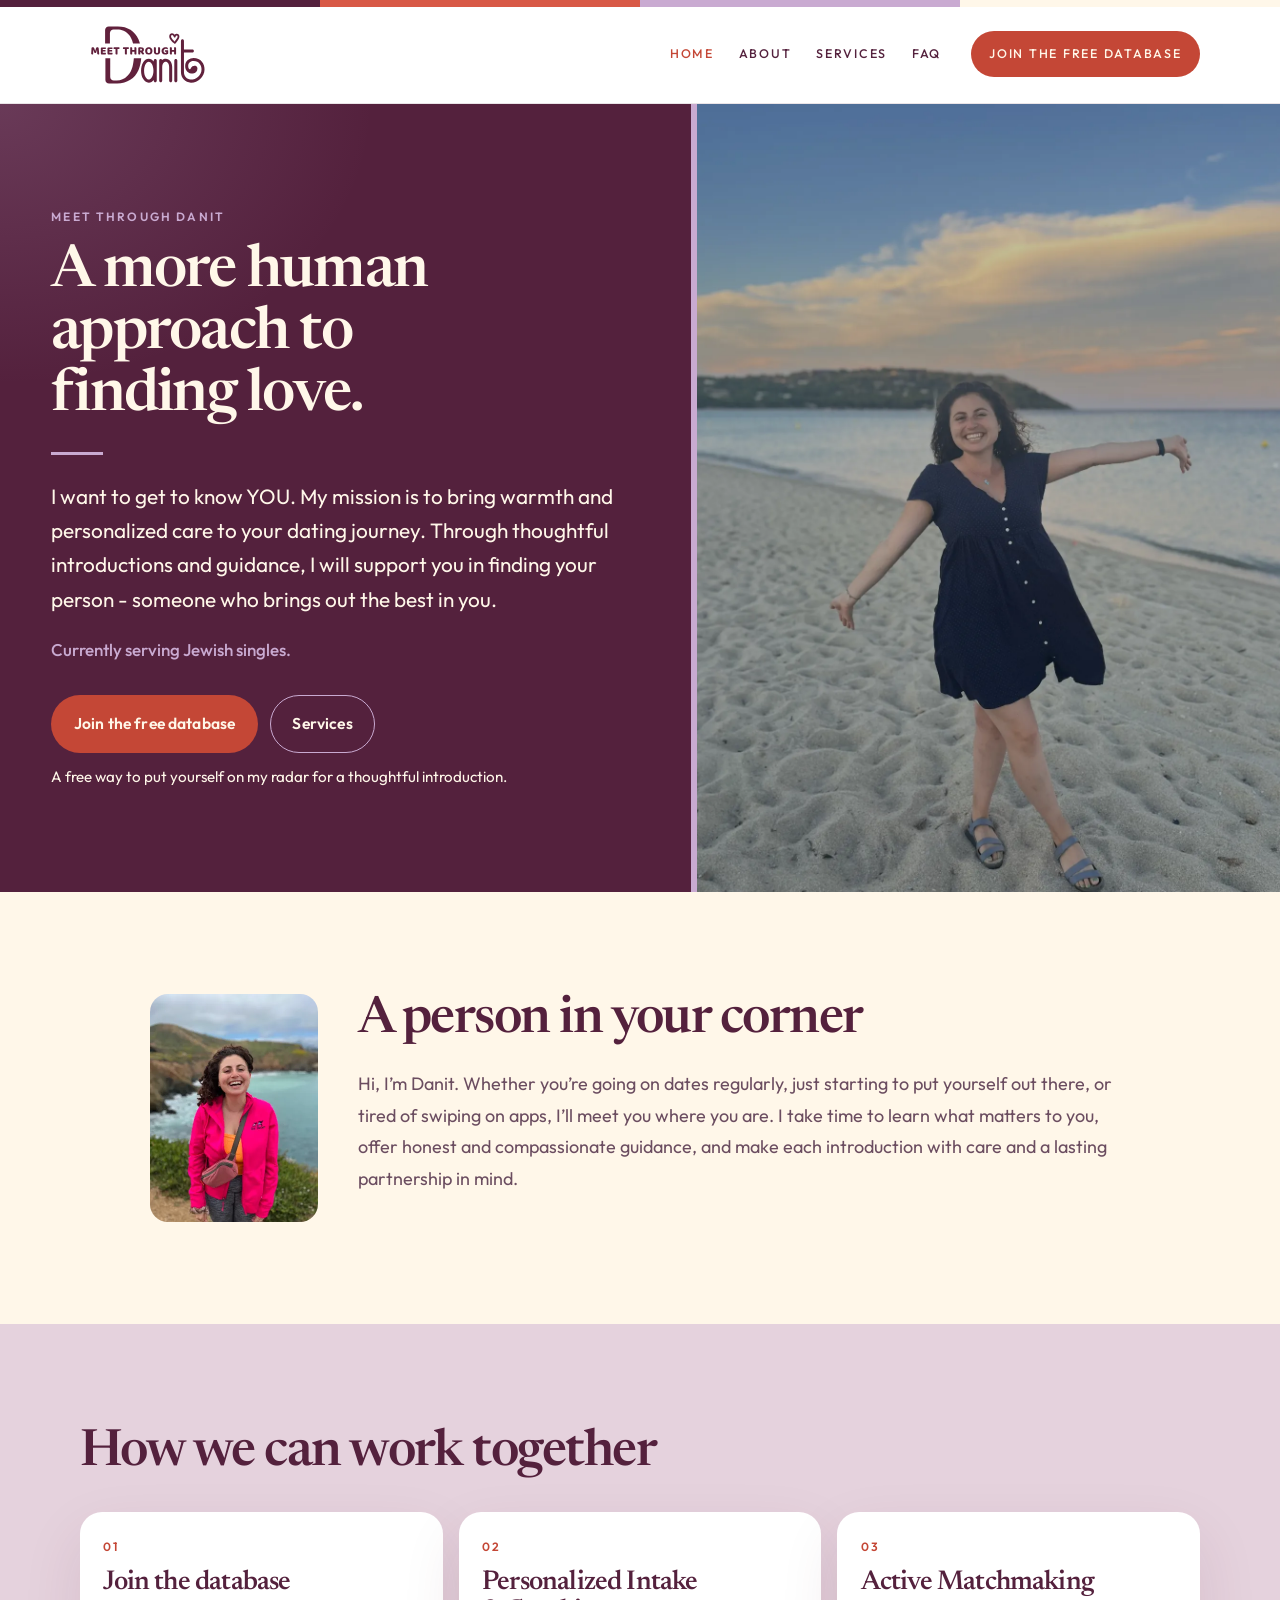
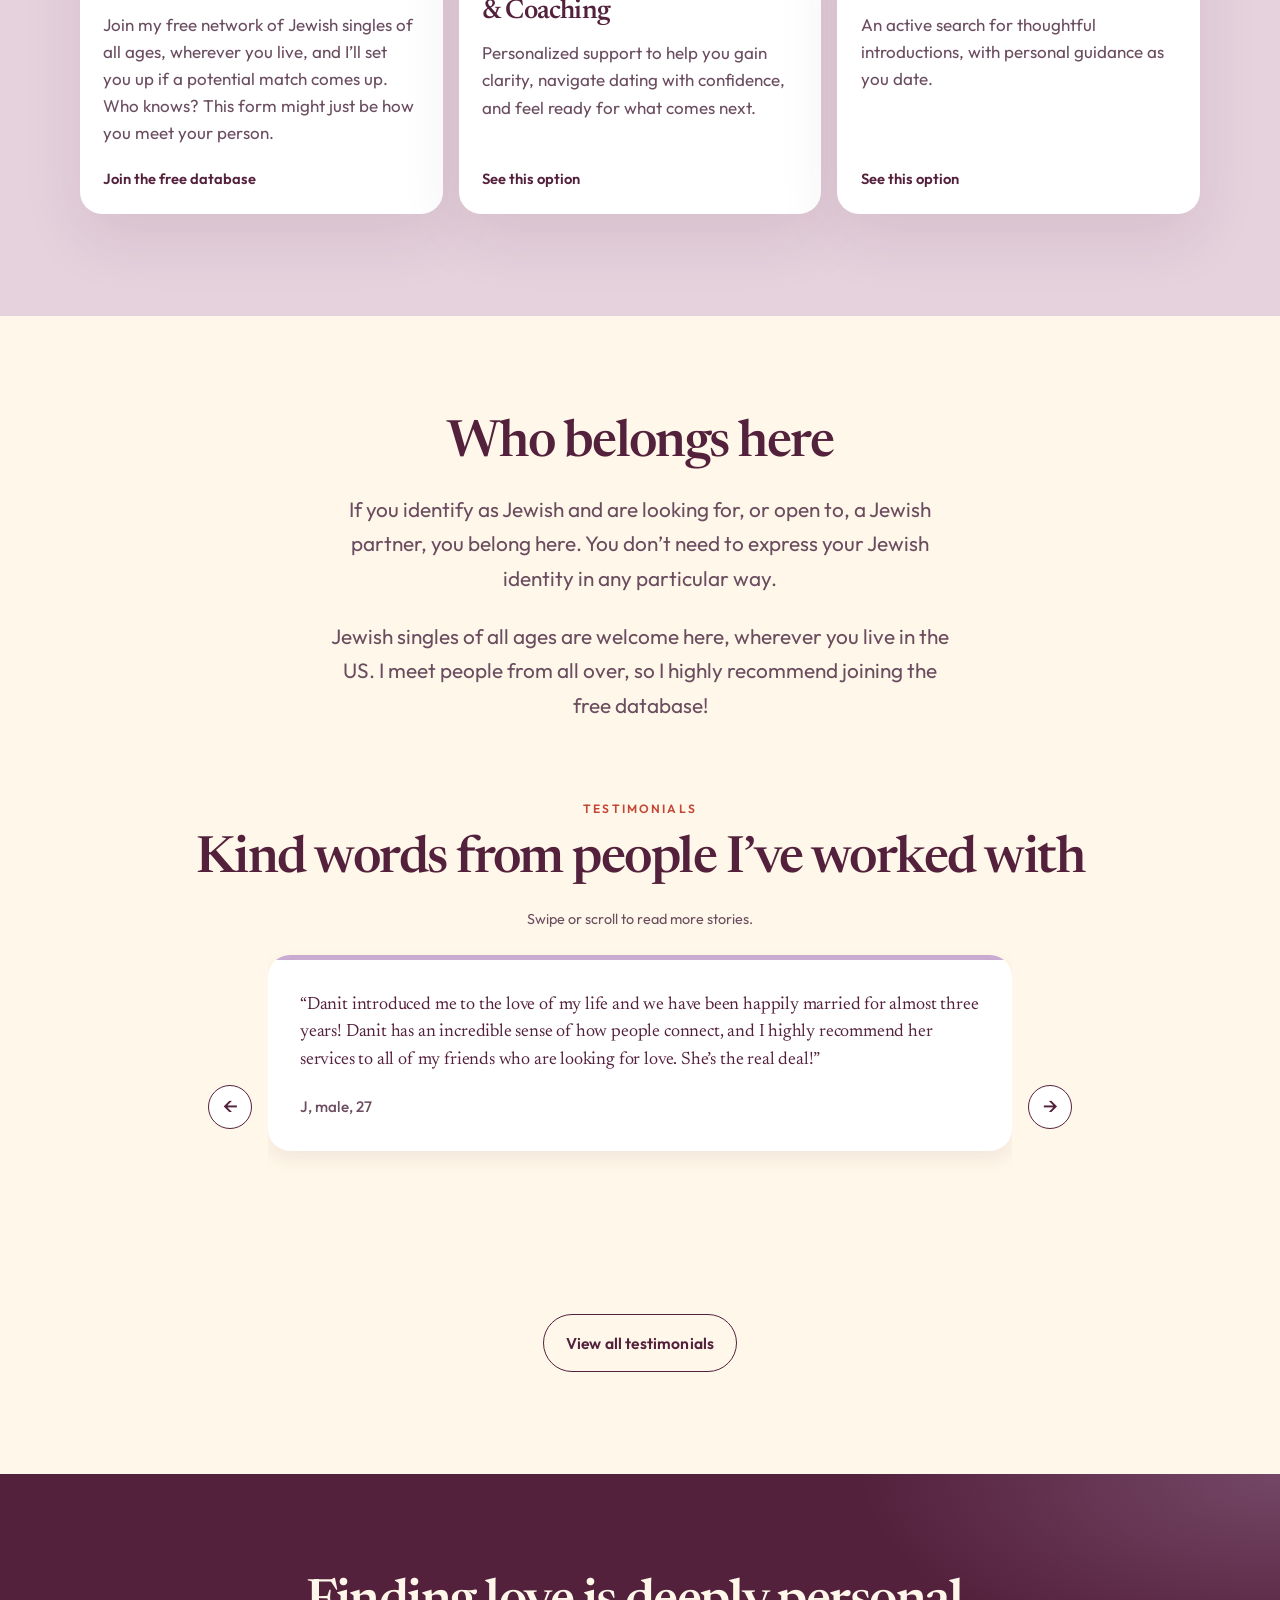
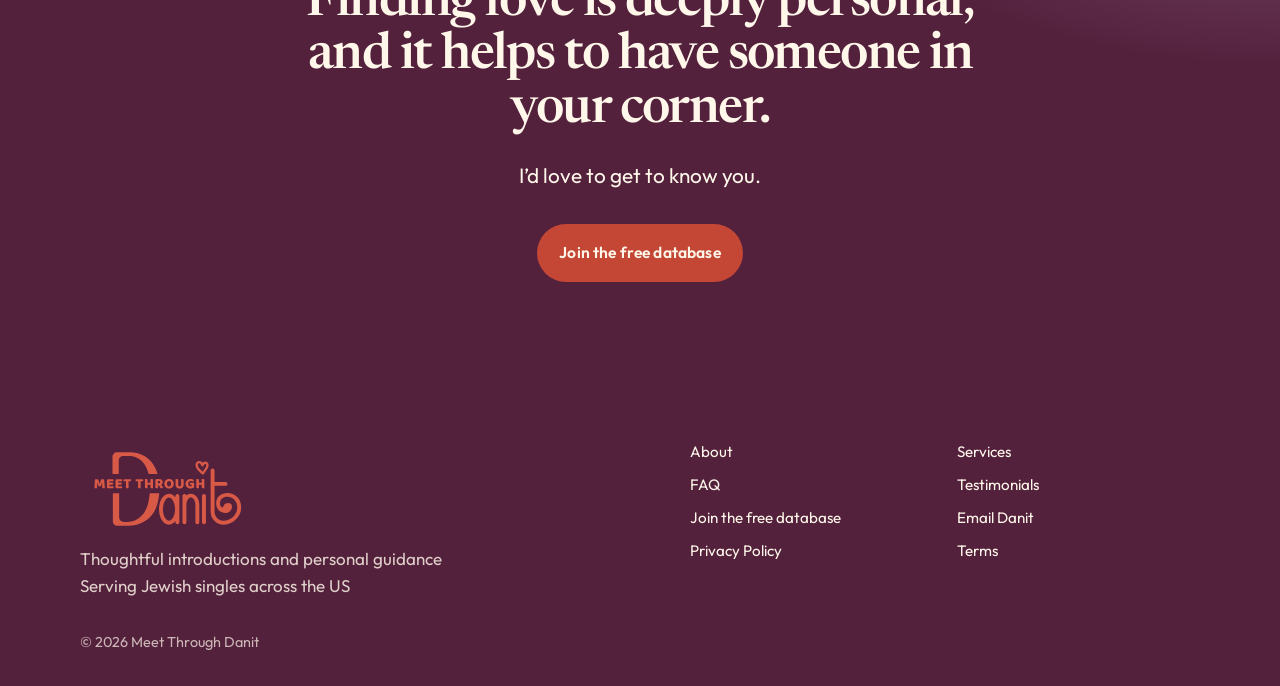
<file: index.html>
<!DOCTYPE html>
<html lang="en">
<head>
  <meta charset="utf-8">
  <meta name="viewport" content="width=device-width, initial-scale=1">
  <title>Meet Through Danit | Jewish Matchmaking &amp; Dating Coaching</title>
  <meta name="description" content="Thoughtful Jewish matchmaking with warmth, personalized care, introductions, and guidance from Danit.">
  <meta name="theme-color" content="#54213D">
  <link rel="canonical" href="https://meetthroughdanit.com/">
  <meta property="og:title" content="Meet Through Danit | Jewish Matchmaking &amp; Dating Coaching">
  <meta property="og:description" content="Thoughtful Jewish matchmaking with warmth, personalized care, introductions, and guidance from Danit.">
  <meta property="og:url" content="https://meetthroughdanit.com/">
  <meta property="og:type" content="website">
  <meta property="og:image" content="https://meetthroughdanit.com/og-image.jpg">
  <meta name="twitter:card" content="summary_large_image">
  <script type="application/ld+json">
  {
    "@context": "https://schema.org",
    "@type": "ProfessionalService",
    "name": "Meet Through Danit",
    "url": "https://meetthroughdanit.com/",
    "email": "danit@meetthroughdanit.com",
    "areaServed": {"@type": "Country", "name": "United States"},
    "description": "Thoughtful Jewish matchmaking with warmth, personalized care, introductions, and guidance from Danit."
  }
  </script>
  <link rel="icon" href="favicon.svg" type="image/svg+xml">
  <link rel="preconnect" href="https://fonts.googleapis.com">
  <link rel="preconnect" href="https://fonts.gstatic.com" crossorigin>
  <link href="https://fonts.googleapis.com/css2?family=Newsreader:opsz,wght@6..72,400;6..72,500;6..72,600&family=Outfit:wght@300;400;500;600&display=swap" rel="stylesheet">
  <link rel="stylesheet" href="css/styles.css">
  <link rel="stylesheet" href="css/testimonials.css">
  <link rel="stylesheet" href="css/database.css">
</head>
<body>
  <a class="skip-link" href="#main">Skip to content</a>
  <header class="site-header">
    <div class="brand-bar" aria-hidden="true"></div>
    <div class="wrap header-inner">
      <a class="logo" href="index.html" aria-label="Meet Through Danit home"><img src="logo-burgundy.svg" alt="" width="450" height="250"></a>
      <button class="nav-toggle" type="button" aria-expanded="false" aria-controls="site-nav" aria-label="Menu">
        <span></span>
      </button>
      <nav id="site-nav" class="site-nav" aria-label="Primary">
        <a href="index.html" aria-current="page">Home</a>
        <a href="about.html">About</a>
        <a href="services.html">Services</a>
        <a href="faq.html">FAQ</a>
        <a class="nav-cta" href="https://airtable.com/appZC34FWLhTvPwVi/pag2e944d42wKajmj/form" target="_blank" rel="noopener noreferrer">Join the free database</a>
      </nav>
    </div>
  </header>

  <main id="main">
    <section class="hero">
      <div class="hero-copy">
        <p class="kicker">Meet Through Danit</p>
        <h1>A more human approach to finding love.</h1>
        <hr class="rule">
        <p class="lede">I want to get to know YOU. My mission is to bring warmth and personalized care to your dating journey. Through thoughtful introductions and guidance, I will support you in finding your person - someone who brings out the best in you. </p>
        <p class="hero-audience">Currently serving Jewish singles.</p>
        <div class="actions">
          <a class="btn" href="https://airtable.com/appZC34FWLhTvPwVi/pag2e944d42wKajmj/form" target="_blank" rel="noopener noreferrer">Join the free database</a>
          <a class="btn btn-outline" href="services.html">Services</a>
        </div>
        <p class="database-hero-note">A free way to put yourself on my radar for a thoughtful introduction.</p>
      </div>
      <div class="hero-photo">
        <img src="beach_photo.webp" alt="Danit smiling on the beach" width="1224" height="1654" fetchpriority="high">
      </div>
    </section>

    <section class="section">
      <div class="wrap corner">
        <img class="corner-photo" src="solo_shot.webp" alt="Danit smiling outdoors" width="336" height="455" loading="lazy">
        <div>
          <h2>A person in your corner</h2>
          <div class="prose">
            <p>Hi, I’m Danit. Whether you’re going on dates regularly, just starting to put yourself out there, or tired of swiping on apps, I’ll meet you where you are. I take time to learn what matters to you, offer honest and compassionate guidance, and make each introduction with care and a lasting partnership in mind.</p>
          </div>
        </div>
      </div>
    </section>

    <section class="section band">
      <div class="wrap">
        <h2>How we can work together</h2>
        <div class="path-grid">
          <a class="path-card" href="https://airtable.com/appZC34FWLhTvPwVi/pag2e944d42wKajmj/form" target="_blank" rel="noopener noreferrer">
            <span class="path-index">01</span>
            <h3>Join the database</h3>
            <p>Join my free network of Jewish singles of all ages, wherever you live, and I’ll set you up if a potential match comes up. Who knows? This form might just be how you meet your person.</p>
            <span class="path-more">Join the free database</span>
          </a>
          <a class="path-card" href="services.html#personalized-intake">
            <span class="path-index">02</span>
            <h3>Personalized Intake &amp; Coaching</h3>
            <p>Personalized support to help you gain clarity, navigate dating with confidence, and feel ready for what comes next.</p>
            <span class="path-more">See this option</span>
          </a>
          <a class="path-card" href="services.html#active-matchmaking">
            <span class="path-index">03</span>
            <h3>Active Matchmaking</h3>
            <p>An active search for thoughtful introductions, with personal guidance as you date.</p>
            <span class="path-more">See this option</span>
          </a>
        </div>
      </div>
    </section>

    <section class="section who-section">
      <div class="wrap wrap-narrow center-copy">
        <h2>Who belongs here</h2>
        <p class="lede">If you identify as Jewish and are looking for, or open to, a Jewish partner, you belong here. You don’t need to express your Jewish identity in any particular way.</p>
        <p class="lede who-location">Jewish singles of all ages are welcome here, wherever you live in the US. I meet people from all over, so I highly recommend joining the free database!</p>
      </div>
    </section>

    <section class="section testimonials-intro" aria-labelledby="testimonials-heading">
      <div class="wrap">
        <div class="center-copy">
          <p class="kicker">Testimonials</p>
          <h2 id="testimonials-heading">Kind words from people I’ve worked with</h2>
          <p class="testimonial-hint" id="testimonial-hint">Swipe or scroll to read more stories.</p>
        </div>
        <div class="testimonial-slider">
          <button class="testimonial-arrow" type="button" data-testimonial-direction="-1" aria-controls="testimonial-carousel" aria-label="Previous testimonial" hidden><span aria-hidden="true">&#8592;</span></button>
        <div class="testimonial-carousel" id="testimonial-carousel" role="region" aria-label="Client testimonials" aria-describedby="testimonial-hint" tabindex="0">
        <figure class="testimonial-card">
          <blockquote>
            <p>“Danit introduced me to the love of my life and we have been happily married for almost three years! Danit has an incredible sense of how people connect, and I highly recommend her services to all of my friends who are looking for love. She’s the real deal!”</p>
          </blockquote>
          <figcaption>J, male, 27</figcaption>
        </figure>
        <figure class="testimonial-card">
          <blockquote>
            <p>“Danit so thoughtfully introduced me to someone who felt meaningfully aligned with what I was looking for in a partner. By way of this introduction, it was clear to me that she had taken the time to truly understand me on a deep level, beyond the desired qualities on paper, and was incredibly intentional in her matchmaking approach. I’m so appreciative of the care, thoughtfulness, and personal attention she brought to the entire experience, and have no doubt she brings that same level of dedication and genuine investment to every person who is lucky enough to work with her.”</p>
          </blockquote>
          <figcaption>H, female, 30</figcaption>
        </figure>
        <figure class="testimonial-card">
          <blockquote>
            <p>“Danit is upbeat, easy to talk to, and encouraging. Every date she set me up on felt thoughtfully considered. It was clear she really listened to what I was looking for. It’s been lovely having her support in my corner while dating.”</p>
          </blockquote>
          <figcaption>A, female, 29</figcaption>
        </figure>
        <figure class="testimonial-card">
          <blockquote>
            <p>“Working with Danit was a genuine joy. She's bubbly, warm, and deeply empathetic, and you can tell she truly cares about the people she works with. I'll admit I went in skeptical. I was jaded about dating and half-rolling my eyes at the whole process. But Danit took the time to understand who I am and what I'm really looking for, and she introduced me to someone beautiful and genuinely like-minded. I was so pleasantly surprised. If you're on the fence about working with a matchmaker, Danit is the one to change your mind.”</p>
          </blockquote>
          <figcaption>Y, male, 33</figcaption>
        </figure>
        </div>
          <button class="testimonial-arrow" type="button" data-testimonial-direction="1" aria-controls="testimonial-carousel" aria-label="Next testimonial" hidden><span aria-hidden="true">&#8594;</span></button>
        </div>
        <div class="actions"><a class="btn btn-outline" href="testimonials.html">View all testimonials</a></div>
      </div>
    </section>

    <section class="section band-violet">
      <div class="wrap wrap-narrow center-copy">
        <h2>Finding love is deeply personal, and it helps to have someone in your corner.</h2>
        <p class="lede">I’d love to get to know you.</p>
        <div class="actions">
          <a class="btn" href="https://airtable.com/appZC34FWLhTvPwVi/pag2e944d42wKajmj/form" target="_blank" rel="noopener noreferrer">Join the free database</a>
        </div>
      </div>
    </section>
  </main>

  <footer class="site-footer">
    <div class="wrap footer-grid">
      <div>
        <a class="footer-brand" href="index.html" aria-label="Meet Through Danit home"><img src="logo-orange.svg" alt="" width="450" height="250" loading="lazy"></a>
        <p>Thoughtful introductions and personal guidance</p>
        <p>Serving Jewish singles across the US</p>
      </div>
      <nav class="footer-nav" aria-label="Footer">
        <a href="about.html">About</a>
        <a href="services.html">Services</a>
        <a href="faq.html">FAQ</a>
        <a href="testimonials.html">Testimonials</a>
        <a href="https://airtable.com/appZC34FWLhTvPwVi/pag2e944d42wKajmj/form" target="_blank" rel="noopener noreferrer">Join the free database</a>
        <a href="mailto:danit@meetthroughdanit.com?subject=Meet%20Through%20Danit">Email Danit</a>
        <a href="privacy.html">Privacy Policy</a>
        <a href="terms.html">Terms</a>
      </nav>
    </div>
    <div class="wrap">
      <p class="footer-copy">© <span id="year"></span> Meet Through Danit</p>
    </div>
  </footer>
  <script src="js/main.js" defer></script>
  <script src="js/testimonials.js" defer></script>
</body>
</html>
</file>
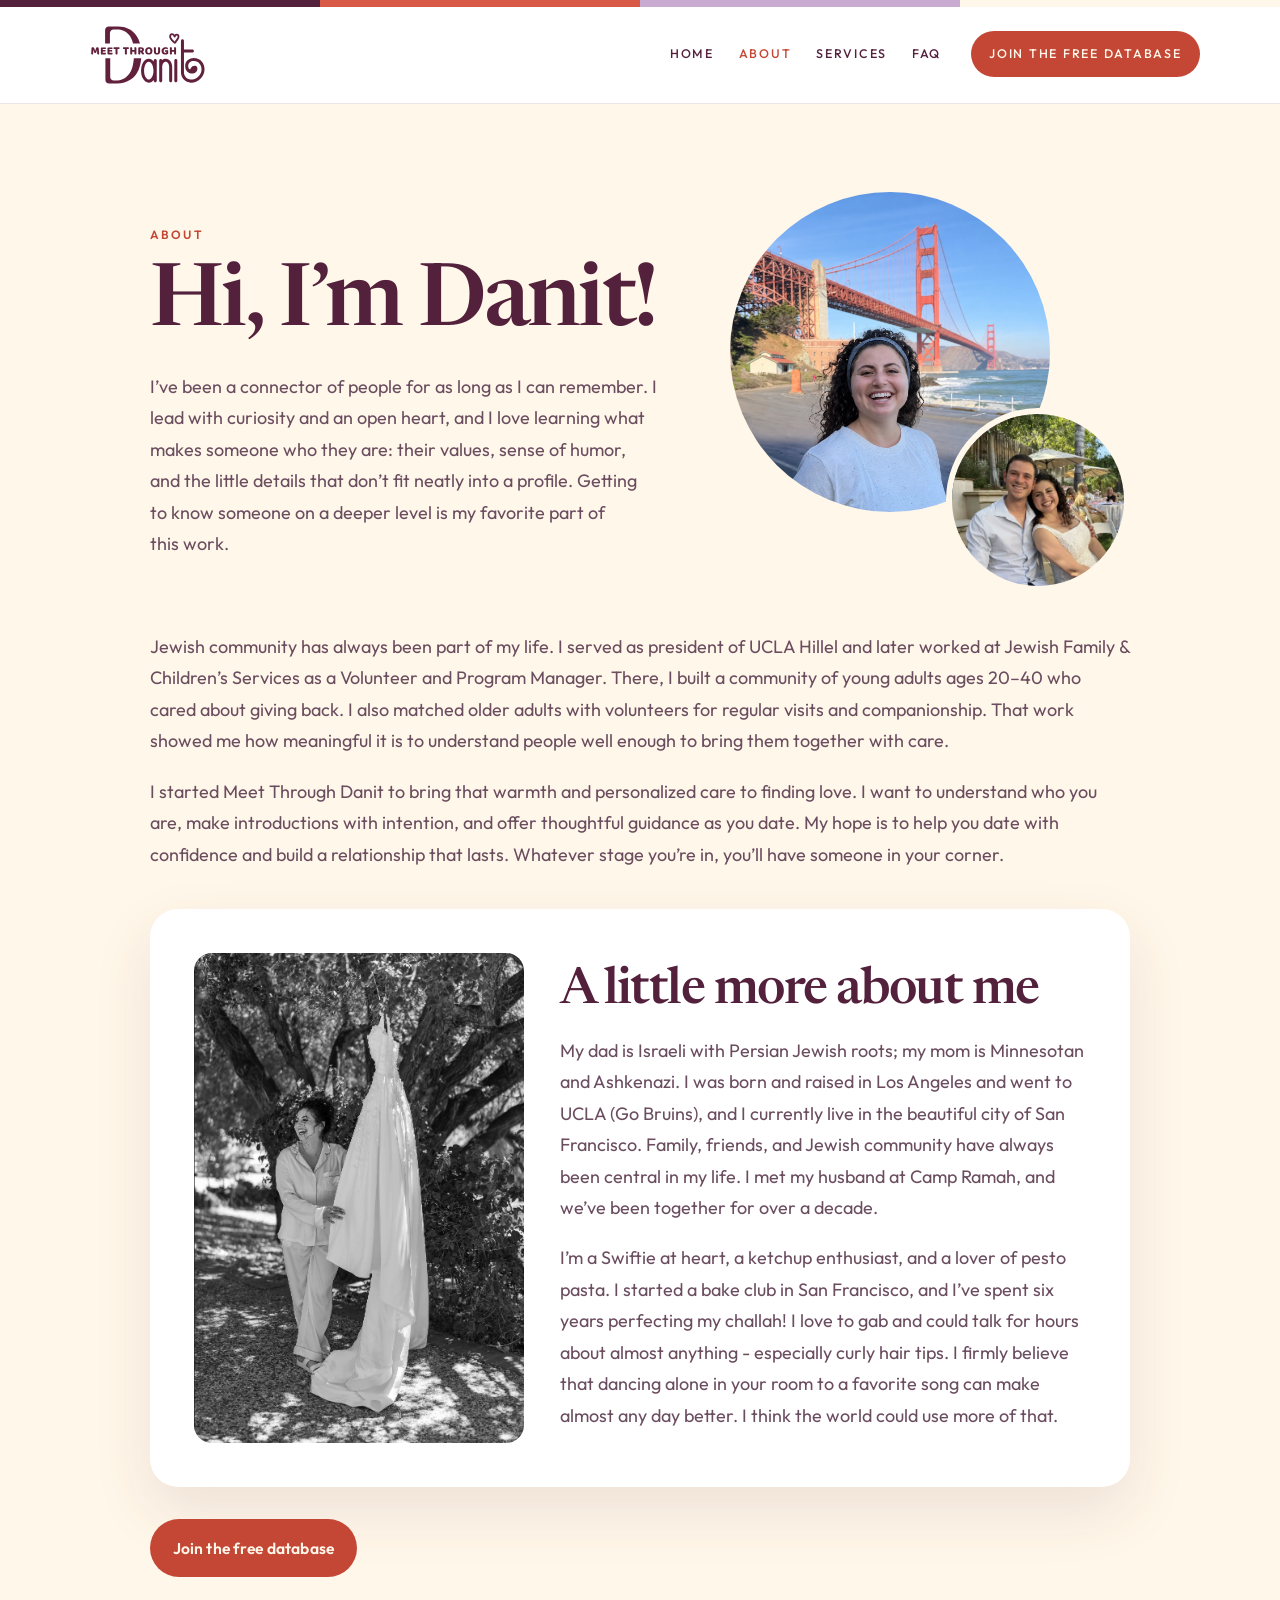
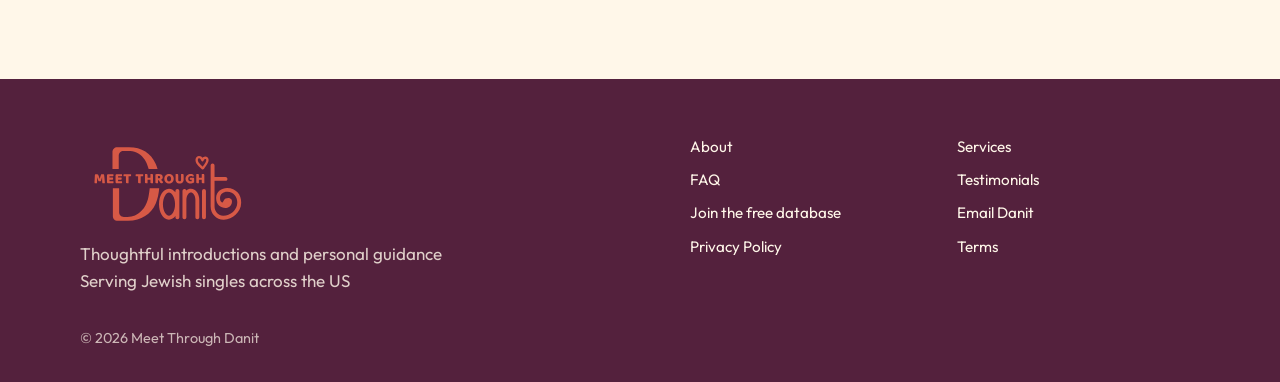
<file: about.html>
<!DOCTYPE html>
<html lang="en">
<head>
  <meta charset="utf-8">
  <meta name="viewport" content="width=device-width, initial-scale=1">
  <title>About Danit — Meet Through Danit</title>
  <meta name="description" content="Danit is a connector who brings curiosity, warmth, and personalized care to helping Jewish people find lasting relationships.">
  <meta name="theme-color" content="#54213D">
  <link rel="canonical" href="https://meetthroughdanit.com/about.html">
  <meta property="og:title" content="About Danit — Meet Through Danit">
  <meta property="og:description" content="Danit is a connector who brings curiosity, warmth, and personalized care to helping Jewish people find lasting relationships.">
  <meta property="og:url" content="https://meetthroughdanit.com/about.html">
  <meta property="og:type" content="website">
  <meta property="og:image" content="https://meetthroughdanit.com/og-image.jpg">
  <meta name="twitter:card" content="summary_large_image">
  <link rel="icon" href="favicon.svg" type="image/svg+xml">
  <link rel="preconnect" href="https://fonts.googleapis.com">
  <link rel="preconnect" href="https://fonts.gstatic.com" crossorigin>
  <link href="https://fonts.googleapis.com/css2?family=Newsreader:opsz,wght@6..72,400;6..72,500;6..72,600&family=Outfit:wght@300;400;500;600&display=swap" rel="stylesheet">
  <link rel="stylesheet" href="css/styles.css">
  <link rel="stylesheet" href="css/about.css">
</head>
<body>
  <a class="skip-link" href="#main">Skip to content</a>
  <header class="site-header">
    <div class="brand-bar" aria-hidden="true"></div>
    <div class="wrap header-inner">
      <a class="logo" href="index.html" aria-label="Meet Through Danit home"><img src="logo-burgundy.svg" alt="" width="450" height="250"></a>
      <button class="nav-toggle" type="button" aria-expanded="false" aria-controls="site-nav" aria-label="Menu">
        <span></span>
      </button>
      <nav id="site-nav" class="site-nav" aria-label="Primary">
        <a href="index.html">Home</a>
        <a href="about.html" aria-current="page">About</a>
        <a href="services.html">Services</a>
        <a href="faq.html">FAQ</a>
        <a class="nav-cta" href="https://airtable.com/appZC34FWLhTvPwVi/pag2e944d42wKajmj/form" target="_blank" rel="noopener noreferrer">Join the free database</a>
      </nav>
    </div>
  </header>

  <main id="main">
    <section class="page-hero about-hero">
      <div class="wrap about-hero-inner">
        <div class="about-intro-copy">
          <p class="kicker">About</p>
          <h1>Hi, I’m Danit!</h1>
          <div class="prose about-intro">
            <p>I’ve been a connector of people for as long as I can remember. I lead with curiosity and an open heart, and I love learning what makes someone who they are: their values, sense of humor, and the little details that don’t fit neatly into a profile. Getting to know someone on a deeper level is my favorite part of this work.</p>
          </div>
        </div>
        <div class="about-portrait-cluster">
          <figure class="about-portrait about-portrait-main">
            <img src="danit-golden-gate.webp" alt="Danit smiling by the Golden Gate Bridge" width="1264" height="1244">
          </figure>
          <figure class="about-portrait about-portrait-small">
            <img src="danit-and-josh.webp" alt="Danit and Josh smiling together outdoors" width="800" height="1067">
          </figure>
        </div>
      </div>
    </section>

    <section class="section about-story">
      <div class="wrap wrap-narrow story prose">
        <p>Jewish community has always been part of my life. I served as president of UCLA Hillel and later worked at Jewish Family &amp; Children’s Services as a Volunteer and Program Manager. There, I built a community of young adults ages 20–40 who cared about giving back. I also matched older adults with volunteers for regular visits and companionship. That work showed me how meaningful it is to understand people well enough to bring them together with care.</p>
        <p>I started Meet Through Danit to bring that warmth and personalized care to finding love. I want to understand who you are, make introductions with intention, and offer thoughtful guidance as you date. My hope is to help you date with confidence and build a relationship that lasts. Whatever stage you’re in, you’ll have someone in your corner.</p>
      </div>
    </section>

    <section class="section section-follow">
      <div class="wrap personal-wrap">
        <div class="personal personal-split">
          <figure class="personal-photo">
            <img src="wedding_photo.webp" alt="Danit smiling in white pajamas as she holds her wedding dress, hanging from a tree" width="815" height="1213" loading="lazy">
          </figure>
          <div class="personal-copy">
            <h2>A little more about me</h2>
            <div class="prose">
              <p>My dad is Israeli with Persian Jewish roots; my mom is Minnesotan and Ashkenazi. I was born and raised in Los Angeles and went to UCLA (Go Bruins), and I currently live in the beautiful city of San Francisco. Family, friends, and Jewish community have always been central in my life. I met my husband at Camp Ramah, and we’ve been together for over a decade.</p>
              <p>I’m a Swiftie at heart, a ketchup enthusiast, and a lover of pesto pasta. I started a bake club in San Francisco, and I’ve spent six years perfecting my challah! I love to gab and could talk for hours about almost anything - especially curly hair tips. I firmly believe that dancing alone in your room to a favorite song can make almost any day better. I think the world could use more of that.</p>
            </div>
          </div>
        </div>
        <div class="actions actions-start">
          <a class="btn" href="https://airtable.com/appZC34FWLhTvPwVi/pag2e944d42wKajmj/form" target="_blank" rel="noopener noreferrer">Join the free database</a>
        </div>
      </div>
    </section>
  </main>

  <footer class="site-footer">
    <div class="wrap footer-grid">
      <div>
        <a class="footer-brand" href="index.html" aria-label="Meet Through Danit home"><img src="logo-orange.svg" alt="" width="450" height="250" loading="lazy"></a>
        <p>Thoughtful introductions and personal guidance</p>
        <p>Serving Jewish singles across the US</p>
      </div>
      <nav class="footer-nav" aria-label="Footer">
        <a href="about.html">About</a>
        <a href="services.html">Services</a>
        <a href="faq.html">FAQ</a>
        <a href="testimonials.html">Testimonials</a>
        <a href="https://airtable.com/appZC34FWLhTvPwVi/pag2e944d42wKajmj/form" target="_blank" rel="noopener noreferrer">Join the free database</a>
        <a href="mailto:danit@meetthroughdanit.com?subject=Meet%20Through%20Danit">Email Danit</a>
        <a href="privacy.html">Privacy Policy</a>
        <a href="terms.html">Terms</a>
      </nav>
    </div>
    <div class="wrap">
      <p class="footer-copy">© <span id="year"></span> Meet Through Danit</p>
    </div>
  </footer>
  <script src="js/main.js" defer></script>
</body>
</html>
</file>
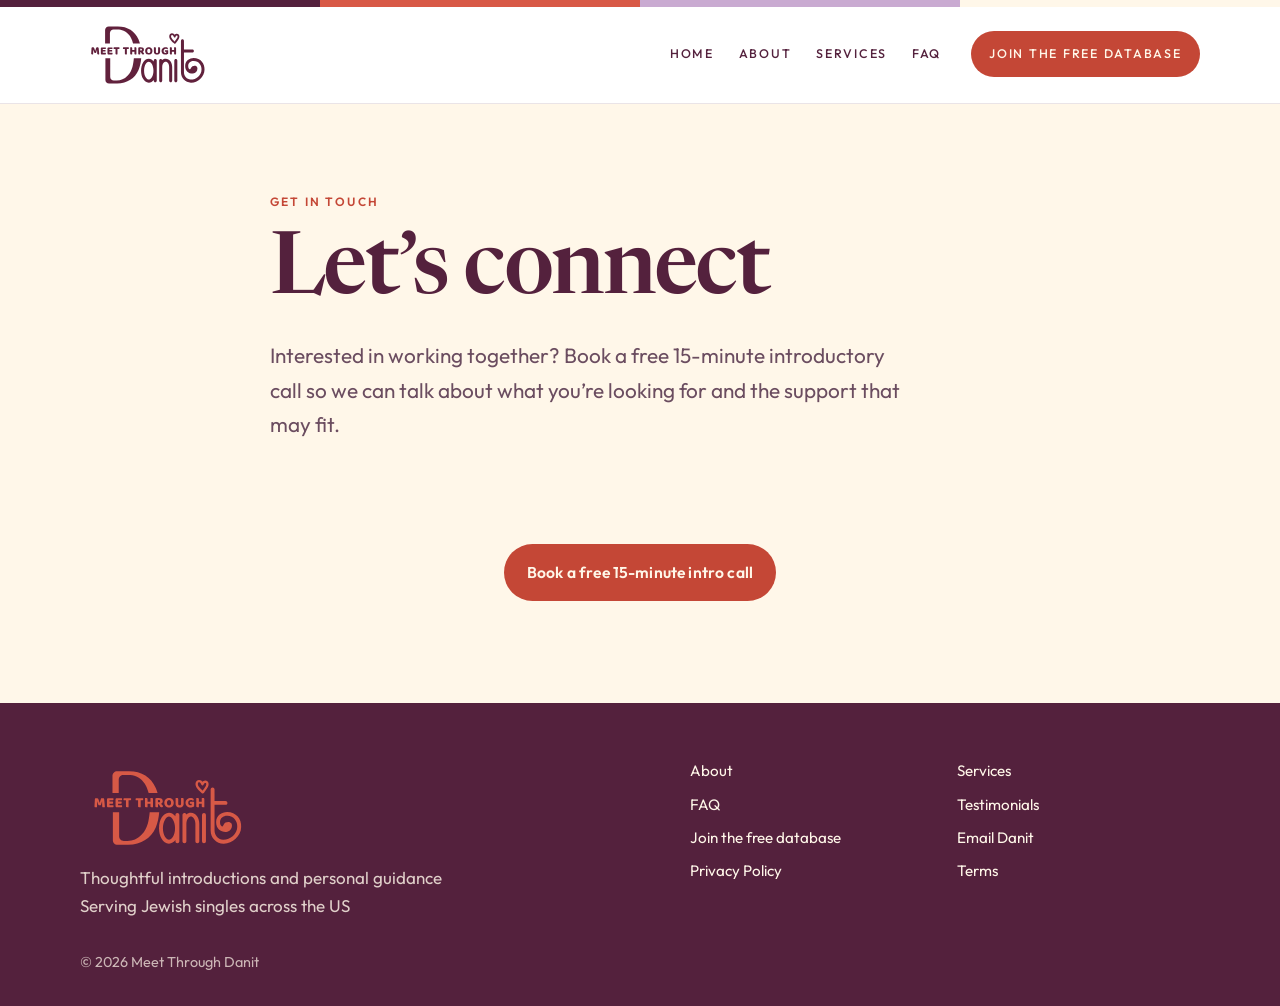
<file: ask.html>
<!DOCTYPE html>
<html lang="en">
<head>
  <meta charset="utf-8">
  <meta name="viewport" content="width=device-width, initial-scale=1">
  <title>Get in Touch — Meet Through Danit</title>
  <meta name="description" content="Ask Danit about a personalized intake, coaching, active matchmaking, or more dedicated support.">
  <meta name="theme-color" content="#54213D">
  <link rel="canonical" href="https://meetthroughdanit.com/ask.html">
  <meta property="og:title" content="Get in Touch — Meet Through Danit">
  <meta property="og:description" content="Ask Danit about a personalized intake, coaching, active matchmaking, or more dedicated support.">
  <meta property="og:url" content="https://meetthroughdanit.com/ask.html">
  <meta property="og:type" content="website">
  <meta property="og:image" content="https://meetthroughdanit.com/og-image.jpg">
  <meta name="twitter:card" content="summary_large_image">
  <link rel="icon" href="favicon.svg" type="image/svg+xml">
  <link rel="preconnect" href="https://fonts.googleapis.com">
  <link rel="preconnect" href="https://fonts.gstatic.com" crossorigin>
  <link href="https://fonts.googleapis.com/css2?family=Newsreader:opsz,wght@6..72,400;6..72,500;6..72,600&family=Outfit:wght@300;400;500;600&display=swap" rel="stylesheet">
  <link rel="stylesheet" href="css/styles.css">
</head>
<body>
  <a class="skip-link" href="#main">Skip to content</a>
  <header class="site-header">
    <div class="brand-bar" aria-hidden="true"></div>
    <div class="wrap header-inner">
      <a class="logo" href="index.html" aria-label="Meet Through Danit home"><img src="logo-burgundy.svg" alt="" width="450" height="250"></a>
      <button class="nav-toggle" type="button" aria-expanded="false" aria-controls="site-nav" aria-label="Menu">
        <span></span>
      </button>
      <nav id="site-nav" class="site-nav" aria-label="Primary">
        <a href="index.html">Home</a>
        <a href="about.html">About</a>
        <a href="services.html">Services</a>
        <a href="faq.html">FAQ</a>
        <a class="nav-cta" href="https://airtable.com/appZC34FWLhTvPwVi/pag2e944d42wKajmj/form" target="_blank" rel="noopener noreferrer">Join the free database</a>
      </nav>
    </div>
  </header>

  <main id="main">
    <section class="page-hero">
      <div class="wrap wrap-narrow">
        <p class="kicker">Get in touch</p>
        <h1>Let’s connect</h1>
        <p class="lede">Interested in working together? Book a free 15-minute introductory call so we can talk about what you’re looking for and the support that may fit.</p>
      </div>
    </section>

    <section class="section">
      <div class="wrap wrap-narrow center-copy">
        <a class="btn" href="https://cal.com/meet-through-danit/15-intro-call" target="_blank" rel="noopener noreferrer">Book a free 15-minute intro call</a>
      </div>
    </section>
  </main>

  <footer class="site-footer">
    <div class="wrap footer-grid">
      <div>
        <a class="footer-brand" href="index.html" aria-label="Meet Through Danit home"><img src="logo-orange.svg" alt="" width="450" height="250" loading="lazy"></a>
        <p>Thoughtful introductions and personal guidance</p>
        <p>Serving Jewish singles across the US</p>
      </div>
      <nav class="footer-nav" aria-label="Footer">
        <a href="about.html">About</a>
        <a href="services.html">Services</a>
        <a href="faq.html">FAQ</a>
        <a href="testimonials.html">Testimonials</a>
        <a href="https://airtable.com/appZC34FWLhTvPwVi/pag2e944d42wKajmj/form" target="_blank" rel="noopener noreferrer">Join the free database</a>
        <a href="mailto:danit@meetthroughdanit.com?subject=Meet%20Through%20Danit">Email Danit</a>
        <a href="privacy.html">Privacy Policy</a>
        <a href="terms.html">Terms</a>
      </nav>
    </div>
    <div class="wrap">
      <p class="footer-copy">© <span id="year"></span> Meet Through Danit</p>
    </div>
  </footer>
  <script src="js/main.js" defer></script>
</body>
</html>
</file>
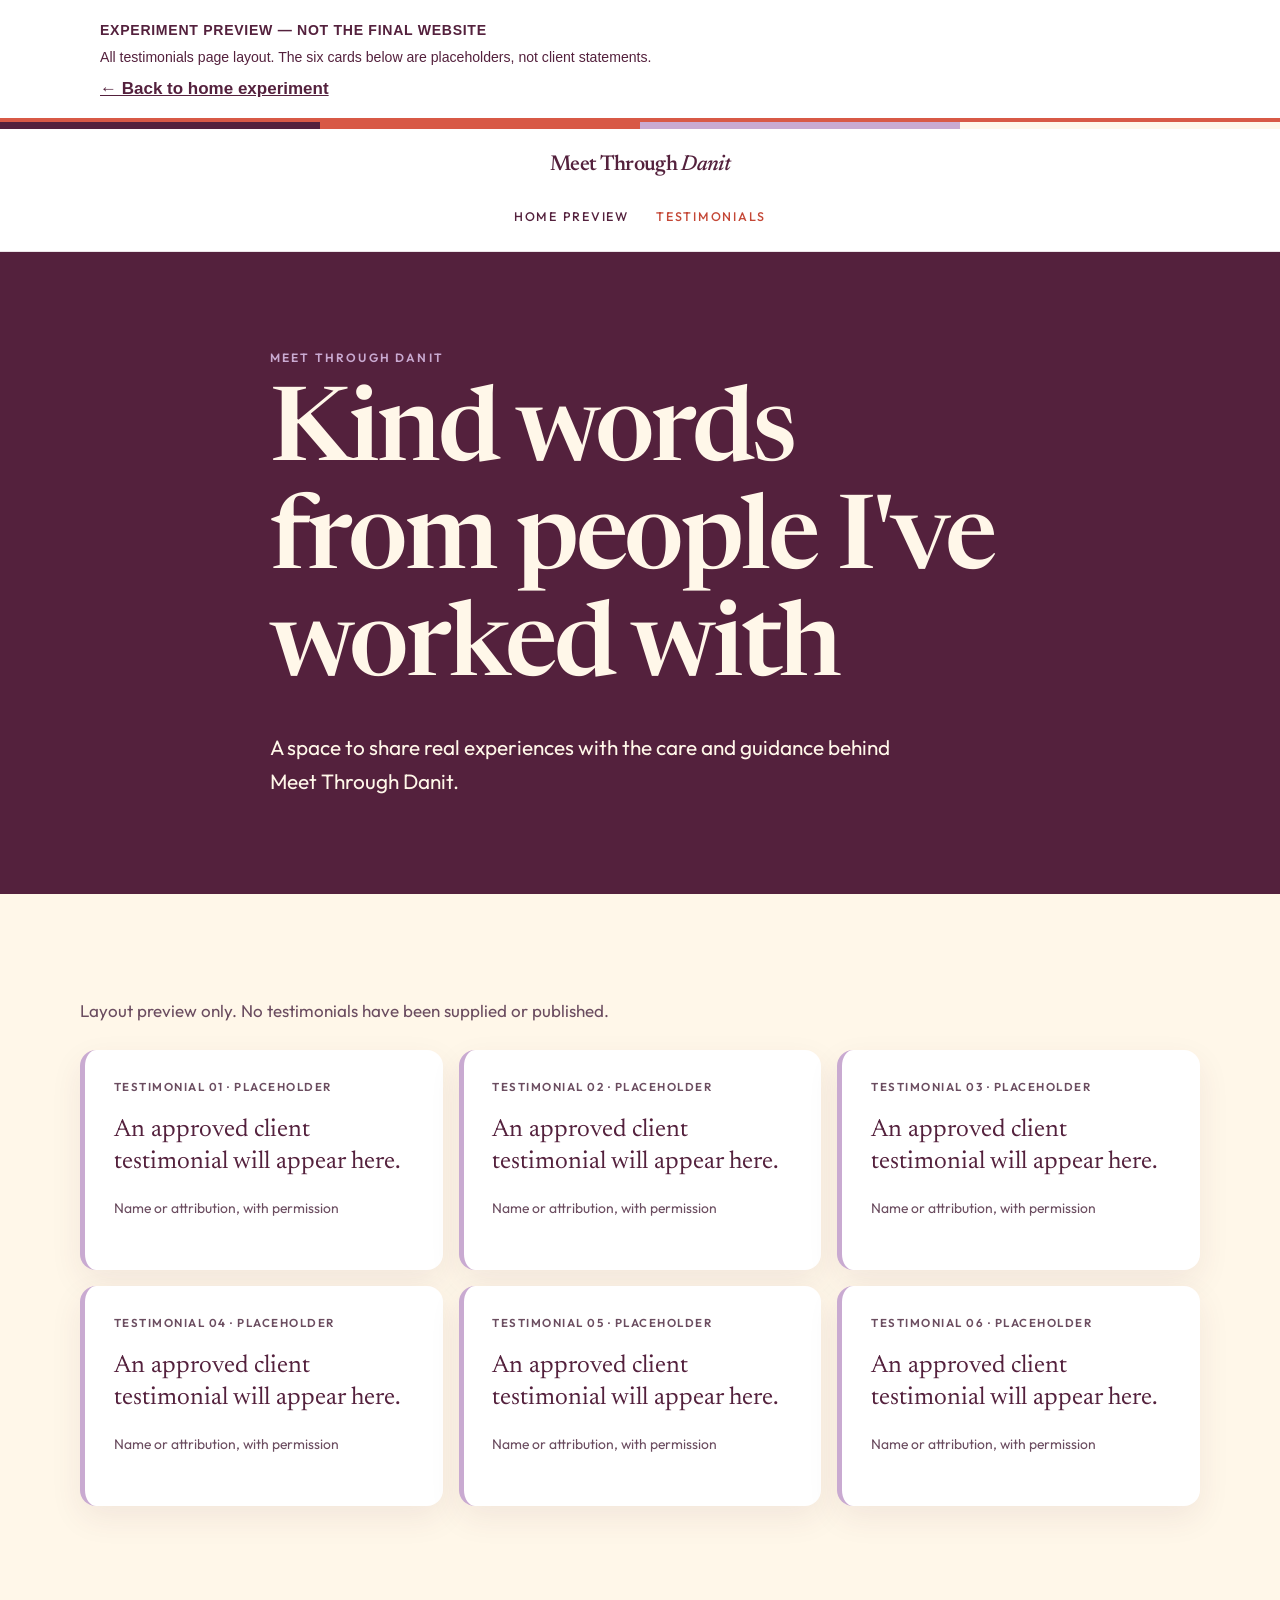
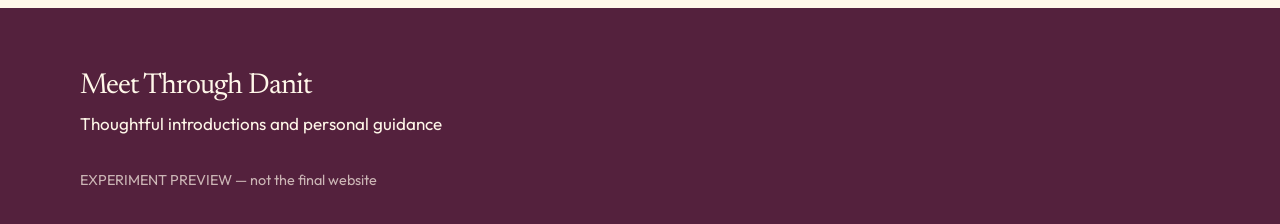
<file: EXPERIMENT-TESTIMONIALS.html>
<!DOCTYPE html>
<html lang="en">
<head>
  <meta charset="utf-8">
  <meta name="viewport" content="width=device-width, initial-scale=1">
  <title>EXPERIMENT PREVIEW — All Testimonials | Meet Through Danit</title>
  <meta name="theme-color" content="#54213D">
  <link rel="preconnect" href="https://fonts.googleapis.com">
  <link rel="preconnect" href="https://fonts.gstatic.com" crossorigin>
  <link href="https://fonts.googleapis.com/css2?family=Fraunces:ital,opsz,wght@0,9..144,500;0,9..144,600;1,9..144,500;1,9..144,600&family=Outfit:wght@300;400;500;600&family=Newsreader:opsz,wght@6..72,400;6..72,500;6..72,600&display=swap" rel="stylesheet">
  <style>
:root {
  --plum: #54213d;
  --coral: #d85946;
  --coral-deep: #c44736;
  --lavender: #c9aad1;
  --cream: #fff7e9;
  --white: #ffffff;
  --ink: var(--plum);
  --muted: #6b4d60;
  --line: rgba(84, 33, 61, 0.12);
  --serif: "Fraunces", "Iowan Old Style", Palatino, Georgia, serif;
  --sans: "Outfit", "Avenir Next", "Segoe UI", sans-serif;
  --header: 7.25rem;
  --shadow: 0 24px 60px rgba(84, 33, 61, 0.1);
}

*,
*::before,
*::after {
  box-sizing: border-box;
}

html {
  scroll-behavior: smooth;
}

body {
  margin: 0;
  background: var(--cream);
  color: var(--ink);
  font-family: var(--sans);
  font-size: 1.0625rem;
  line-height: 1.6;
  font-weight: 400;
}

body.nav-open {
  overflow: hidden;
}

img {
  max-width: 100%;
}

a {
  color: inherit;
}

button,
input,
textarea,
select {
  font: inherit;
}

h1,
h2,
h3,
p {
  text-wrap: pretty;
}

h1,
h2,
h3 {
  font-family: var(--serif);
  font-weight: 560;
  letter-spacing: -0.03em;
  line-height: 1.05;
  margin: 0;
}

p {
  margin: 0;
}

.skip-link {
  position: absolute;
  left: 1rem;
  top: -4rem;
  z-index: 20;
  background: var(--white);
  color: var(--ink);
  padding: 0.6rem 1rem;
  border-radius: 999px;
}

.skip-link:focus {
  top: 1rem;
}

.wrap {
  width: min(1120px, calc(100% - 2.5rem));
  margin-inline: auto;
}

.wrap-narrow {
  width: min(740px, calc(100% - 2.5rem));
  margin-inline: auto;
}

.brand-bar {
  height: 7px;
  background: linear-gradient(
    90deg,
    var(--plum) 0 25%,
    var(--coral) 25% 50%,
    var(--lavender) 50% 75%,
    var(--cream) 75% 100%
  );
}

.site-header {
  position: sticky;
  top: 0;
  z-index: 30;
  background: var(--white);
  border-bottom: 1px solid var(--line);
}

.header-inner {
  display: flex;
  flex-direction: row;
  align-items: center;
  justify-content: space-between;
  gap: 1rem;
  min-height: 4.5rem;
  padding: 0.85rem 0;
}

.logo {
  text-decoration: none;
  font-family: var(--serif);
  font-size: 1.35rem;
  font-weight: 560;
  letter-spacing: -0.03em;
  color: var(--ink);
}

.logo em {
  font-style: italic;
  font-weight: 520;
  color: var(--plum);
}

.nav-toggle {
  width: 2.75rem;
  height: 2.75rem;
  border: 1px solid var(--line);
  border-radius: 999px;
  background: var(--cream);
  display: inline-flex;
  flex-direction: column;
  justify-content: center;
  align-items: center;
  gap: 5px;
  cursor: pointer;
}

.nav-toggle span,
.nav-toggle span::before,
.nav-toggle span::after {
  display: block;
  width: 1rem;
  height: 1.5px;
  background: var(--ink);
  border-radius: 99px;
  position: relative;
}

.nav-toggle span::before,
.nav-toggle span::after {
  content: "";
  position: absolute;
  left: 0;
}

.nav-toggle span::before {
  top: -5px;
}

.nav-toggle span::after {
  top: 5px;
}

.site-nav {
  display: none;
  position: absolute;
  left: 0;
  right: 0;
  top: 100%;
  background: var(--white);
  border-bottom: 1px solid var(--line);
  padding: 0.5rem 1.25rem 1.25rem;
  flex-direction: column;
  gap: 0.25rem;
}

.site-nav.is-open {
  display: flex;
}

.site-nav a {
  text-decoration: none;
  text-transform: uppercase;
  letter-spacing: 0.14em;
  font-size: 0.78rem;
  font-weight: 500;
  color: var(--plum);
  padding: 0.85rem 0.2rem;
}

.site-nav a[aria-current="page"] {
  color: var(--coral-deep);
}

.nav-cta {
  margin-top: 0.4rem;
  align-self: flex-start;
  background: var(--coral-deep);
  color: var(--cream) !important;
  border-radius: 999px;
  padding: 0.8rem 1.15rem !important;
}

.nav-cta:hover {
  background: var(--coral-deep);
}

.hero {
  display: grid;
  grid-template-columns: 1fr;
  min-height: calc(100svh - 5.2rem);
  background: var(--cream);
  color: var(--ink);
  text-align: left;
}

.hero-copy {
  display: flex;
  flex-direction: column;
  justify-content: center;
  padding: clamp(2.75rem, 6vw, 5rem) clamp(1.25rem, 4vw, 4.5rem);
}

.hero-photo {
  min-height: 32rem;
  background: var(--lavender);
}

.hero-photo img {
  display: block;
  width: 100%;
  height: 100%;
  object-fit: cover;
  object-position: center 62%;
}

.kicker {
  margin: 0 0 1rem;
  text-transform: uppercase;
  letter-spacing: 0.18em;
  font-size: 0.75rem;
  font-weight: 600;
  color: var(--coral-deep);
}

.hero .kicker {
  color: var(--coral-deep);
}

h1 {
  font-size: clamp(3.1rem, 8vw, 6.4rem);
  color: var(--ink);
}

.hero h1 {
  color: var(--ink);
  font-weight: 560;
  font-size: clamp(2.8rem, 4.6vw, 5.1rem);
  max-width: 11ch;
}

.rule {
  width: 3.25rem;
  height: 3px;
  border: 0;
  margin: 1.5rem 0;
  background: var(--coral);
}

.lede {
  max-width: 40rem;
  margin: 0 auto;
  font-size: clamp(1.05rem, 2vw, 1.3rem);
  line-height: 1.65;
  color: var(--muted);
}

.hero .lede {
  margin: 0;
  color: var(--muted);
  max-width: 36rem;
}

.hero .actions {
  justify-content: flex-start;
}

.actions {
  display: flex;
  flex-wrap: wrap;
  justify-content: center;
  gap: 0.75rem;
  margin-top: 2rem;
}

.btn {
  display: inline-flex;
  align-items: center;
  justify-content: center;
  text-decoration: none;
  border: 1.5px solid transparent;
  background: var(--coral-deep);
  color: var(--cream);
  border-radius: 999px;
  padding: 0.95rem 1.35rem;
  font-size: 0.98rem;
  font-weight: 600;
  letter-spacing: 0.01em;
  cursor: pointer;
  transition: background 0.15s ease, color 0.15s ease, border-color 0.15s ease, transform 0.15s ease;
}

.btn:hover {
  background: var(--coral-deep);
}

.btn:disabled {
  opacity: 0.65;
  cursor: wait;
}

.actions-start {
  justify-content: flex-start;
}

.section-follow {
  padding-top: 0;
}

.optional {
  font-weight: 400;
  color: var(--muted);
}

.btn-ghost {
  background: transparent;
  color: var(--cream);
  border-color: rgba(255, 247, 233, 0.7);
}

.btn-ghost:hover {
  background: var(--cream);
  color: var(--plum);
  border-color: var(--cream);
}

.btn-outline {
  background: transparent;
  color: var(--plum);
  border-color: var(--plum);
}

.btn-outline:hover {
  background: var(--plum);
  color: var(--cream);
}

.section {
  padding: clamp(4.5rem, 8vw, 7rem) 0;
}

.section h2 {
  font-size: clamp(2.2rem, 4vw, 3.5rem);
  margin-bottom: 1.25rem;
}

.corner {
  width: min(980px, calc(100% - 2.5rem));
  display: grid;
  grid-template-columns: 7.5rem 1fr;
  gap: 1.25rem 1.75rem;
  align-items: start;
}

.corner-photo {
  width: 100%;
  height: auto;
  display: block;
  border-radius: 18px;
}

.prose {
  display: grid;
  gap: 1.15rem;
  color: var(--muted);
  font-size: 1.125rem;
  line-height: 1.75;
}

.prose strong {
  color: var(--ink);
  font-weight: 600;
}

.band {
  background: color-mix(in srgb, var(--lavender) 48%, var(--cream));
}

.band-violet {
  background:
    radial-gradient(700px 320px at 100% 0%, rgba(201, 170, 209, 0.28), transparent 60%),
    var(--plum);
  color: var(--cream);
}

.band-violet h2,
.band-violet .lede {
  color: var(--cream);
}

.path-grid {
  display: grid;
  gap: 1rem;
  margin-top: 2rem;
}

.path-card {
  display: flex;
  flex-direction: column;
  gap: 0.8rem;
  min-height: 100%;
  text-decoration: none;
  background: var(--white);
  border-radius: 22px;
  padding: 1.5rem 1.4rem 1.35rem;
  box-shadow: var(--shadow);
  border: 1px solid transparent;
}

.path-card:hover {
  border-color: var(--coral);
}

.path-index {
  font-size: 0.75rem;
  letter-spacing: 0.16em;
  text-transform: uppercase;
  color: var(--coral-deep);
  font-weight: 600;
}

.path-card h3 {
  font-size: 1.7rem;
  color: var(--ink);
}

.path-card p {
  color: var(--muted);
  line-height: 1.6;
}

.path-more {
  margin-top: auto;
  padding-top: 0.5rem;
  color: var(--plum);
  font-weight: 600;
  font-size: 0.92rem;
}

.center-copy {
  text-align: center;
}

.center-copy .lede,
.center-copy .prose {
  margin-inline: auto;
}

.page-hero {
  padding: clamp(3.5rem, 7vw, 5.5rem) 0 0;
}

.page-hero h1 {
  font-size: clamp(3rem, 7vw, 5.4rem);
  max-width: 16ch;
}

.page-hero .lede {
  margin: 1.25rem 0 0;
}

.story {
  display: grid;
  gap: 1.2rem;
}

.personal-wrap {
  width: min(980px, calc(100% - 2.5rem));
}

.personal {
  background: var(--white);
  border-radius: 28px;
  padding: clamp(1.5rem, 4vw, 2.75rem);
  box-shadow: var(--shadow);
}

.personal-split {
  display: grid;
  gap: 1.5rem;
  align-items: center;
}

.personal-photo {
  margin: 0;
}

.personal-photo img {
  display: block;
  width: 100%;
  height: auto;
  border-radius: 18px;
}

.personal h2 {
  margin-bottom: 1rem;
}

.tier-list {
  display: grid;
  gap: 1rem;
}

.tier {
  display: grid;
  gap: 1rem;
  background: var(--white);
  border-radius: 28px;
  padding: clamp(1.4rem, 3vw, 2.2rem);
  box-shadow: var(--shadow);
  scroll-margin-top: 8.5rem;
}

.tier:nth-child(even) {
  background: color-mix(in srgb, var(--lavender) 28%, white);
}

.tier-kicker {
  text-transform: uppercase;
  letter-spacing: 0.16em;
  font-size: 0.75rem;
  font-weight: 600;
  color: var(--plum);
  margin-bottom: 0.45rem;
}

.price {
  font-family: var(--serif);
  font-size: clamp(2.4rem, 4vw, 3.3rem);
  letter-spacing: -0.04em;
  color: var(--coral-deep);
  line-height: 0.95;
}

.price span {
  display: block;
  margin-top: 0.35rem;
  font-family: var(--sans);
  font-size: 0.95rem;
  letter-spacing: 0;
  font-weight: 500;
  color: var(--muted);
}

.tier h2 {
  font-size: clamp(2rem, 3vw, 2.7rem);
  margin-bottom: 0.8rem;
}

.tier .prose {
  margin-bottom: 1.3rem;
}

.faq-list {
  display: grid;
  margin-top: 1rem;
}

.faq-item {
  padding: 1.5rem 0;
  border-top: 1px solid var(--line);
}

.faq-item:last-child {
  border-bottom: 1px solid var(--line);
}

.faq-item h2 {
  font-size: clamp(1.55rem, 2.5vw, 2rem);
  margin-bottom: 0.7rem;
}

.faq-cta {
  display: flex;
  flex-wrap: wrap;
  gap: 0.75rem;
  margin-top: 1.5rem;
}

.form-card,
.success {
  background: var(--white);
  border-radius: 28px;
  padding: clamp(1.4rem, 3vw, 2.4rem);
  box-shadow: var(--shadow);
}

.form-grid {
  display: grid;
  gap: 1rem;
}

.field-row {
  display: grid;
  gap: 1rem;
}

.field {
  display: grid;
  gap: 0.4rem;
}

.field span,
.fieldset-label {
  font-size: 0.92rem;
  font-weight: 600;
  color: var(--ink);
}

fieldset {
  border: 0;
  margin: 0;
  padding: 0;
  min-inline-size: 0;
}

legend {
  padding: 0;
}

input,
textarea,
select {
  width: 100%;
  border: 1.5px solid rgba(84, 33, 61, 0.16);
  background: var(--cream);
  color: var(--ink);
  border-radius: 14px;
  padding: 0.9rem 1rem;
  outline: none;
}

textarea {
  min-height: 9rem;
  resize: vertical;
}

input:focus,
textarea:focus,
select:focus {
  border-color: var(--plum);
  box-shadow: 0 0 0 4px rgba(84, 33, 61, 0.16);
  background: var(--white);
}

input[aria-invalid="true"],
textarea[aria-invalid="true"],
select[aria-invalid="true"] {
  border-color: var(--coral);
}

.field-error {
  color: var(--coral-deep);
  font-size: 0.9rem;
}

.checks {
  display: grid;
  gap: 0.6rem;
}

.check {
  display: flex;
  gap: 0.75rem;
  align-items: flex-start;
  padding: 0.85rem 1rem;
  border-radius: 14px;
  border: 1.5px solid rgba(84, 33, 61, 0.14);
  background: var(--cream);
  cursor: pointer;
}

.check input {
  width: 1.05rem;
  height: 1.05rem;
  margin-top: 0.2rem;
  accent-color: var(--plum);
}

.check:has(input:checked) {
  border-color: var(--plum);
  background: color-mix(in srgb, var(--plum) 8%, white);
}

.form-note {
  color: var(--muted);
  font-size: 0.95rem;
}

.form-note a {
  color: var(--plum);
}

.hp {
  position: absolute;
  left: -9999px;
  width: 1px;
  height: 1px;
  overflow: hidden;
}

.success {
  outline: none;
}

.success h2 {
  font-size: clamp(2.2rem, 4vw, 3.2rem);
  margin: 0.4rem 0 0.8rem;
}

.legal {
  display: grid;
  gap: 1.5rem;
}

.legal h2 {
  font-size: 1.7rem;
  margin-bottom: 0.45rem;
}

.site-footer {
  background: var(--plum);
  color: var(--cream);
  padding: 3.5rem 0 2rem;
}

.footer-grid {
  display: grid;
  gap: 1.5rem;
}

.footer-name {
  font-family: var(--serif);
  font-size: 1.8rem;
  letter-spacing: -0.03em;
}

.footer-grid p {
  color: rgba(255, 247, 233, 0.82);
}

.footer-nav {
  display: flex;
  flex-wrap: wrap;
  gap: 0.75rem 1.1rem;
}

.footer-nav a {
  color: var(--cream);
  text-decoration: none;
  font-size: 0.95rem;
}

.footer-nav a:hover {
  color: var(--lavender);
}

.footer-copy {
  margin-top: 2rem;
  font-size: 0.9rem;
  color: rgba(255, 247, 233, 0.7);
}

:focus-visible {
  outline: 3px solid var(--coral);
  outline-offset: 3px;
}

@media (min-width: 800px) {
  .corner {
    grid-template-columns: 10.5rem 1fr;
    gap: 2.5rem;
  }

  .personal-split {
    grid-template-columns: minmax(240px, 0.72fr) 1.15fr;
    gap: 2.25rem;
  }

  .hero {
    grid-template-columns: minmax(0, 1fr) minmax(380px, 46vw);
    min-height: calc(100svh - 8.25rem);
  }

  .hero-photo {
    min-height: 0;
  }

  .header-inner {
    flex-direction: column;
    justify-content: center;
    padding: 1.15rem 0 0.95rem;
  }

  .nav-toggle {
    display: none;
  }

  .site-nav {
    display: flex;
    position: static;
    flex-direction: row;
    align-items: center;
    justify-content: center;
    gap: 1.35rem;
    border: 0;
    background: transparent;
    padding: 0 0 0.15rem;
  }

  .site-nav a {
    padding: 0.35rem 0.1rem;
  }

  .nav-cta {
    margin-top: 0;
    margin-left: 0.4rem;
  }

  .path-grid {
    grid-template-columns: repeat(3, 1fr);
  }

  .tier {
    grid-template-columns: 220px 1fr;
    gap: 2rem;
    align-items: start;
  }

  .field-row {
    grid-template-columns: 1fr 1fr;
  }

  .footer-grid {
    grid-template-columns: 1.15fr 1fr;
    align-items: start;
  }

  .footer-nav {
    display: grid;
    grid-template-columns: 1fr 1fr;
    gap: 0.55rem 1.5rem;
  }
}

@media (prefers-reduced-motion: reduce) {
  html {
    scroll-behavior: auto;
  }

  .btn {
    transition: none;
  }
}


/* The following rules apply only to this experiment preview. */
.experiment-panel{background:#fff;border-bottom:4px solid #d85946;color:#54213d;font-family:Arial,sans-serif;position:relative;z-index:50}
.experiment-inner{max-width:1120px;margin:auto;padding:1rem 1.25rem;display:grid;gap:1rem}
.experiment-panel strong{font-size:.88rem;letter-spacing:.05em}
.experiment-panel p{font-size:.88rem;margin:.15rem 0 0}
.experiment-controls{display:flex;gap:.75rem;flex-wrap:wrap;align-items:end}
.experiment-controls label{font-size:.78rem;font-weight:700;display:grid;gap:.25rem}
.experiment-controls select{background:#fff;color:#54213d;border:1px solid #54213d;min-width:190px;padding:.5rem .65rem;border-radius:8px;font:inherit}
.experiment-controls .testimonials-switch{display:flex;align-items:center;gap:.45rem;padding:.55rem 0}
.experiment-controls input{width:auto;margin:0;accent-color:#54213d}
.testimonial-experiment{background:#fff7e9;scroll-margin-top:8rem}
.testimonial-experiment[hidden]{display:none}
.testimonial-note{color:#6b4d60;margin:0 0 1.6rem}
.testimonial-grid{display:grid;gap:1rem;grid-template-columns:repeat(auto-fit,minmax(250px,1fr))}
.testimonial-card{margin:0;padding:1.8rem;background:#fff;border-left:5px solid #c9aad1;border-radius:16px;box-shadow:0 12px 32px rgba(84,33,61,.08)}
.testimonial-card blockquote{margin:0 0 1.3rem;font-family:var(--serif);font-size:1.55rem;line-height:1.3}
.testimonial-card figcaption{font-size:.85rem;color:#6b4d60}
body[data-font="newsreader"]{--serif:"Newsreader",Georgia,serif}
body[data-font="playfair"]{--serif:"Playfair Display",Georgia,serif}
body[data-font="script"]{--serif:"Playfair Display",Georgia,serif}
body[data-font="script"] .hero h1,body[data-font="script"] .logo em{font-family:"Alex Brush",cursive;font-weight:400;letter-spacing:0}
body[data-font="script"] .hero h1{font-size:clamp(4rem,7vw,7rem);max-width:14ch;line-height:.94}
body[data-colors="plum"] .hero{background:#54213d;color:#fff7e9}
body[data-colors="plum"] .hero h1,body[data-colors="plum"] .hero .lede{color:#fff7e9}
body[data-colors="plum"] .hero .kicker{color:#c9aad1}
body[data-colors="plum"] .hero .btn-outline{color:#fff7e9;border-color:#fff7e9}
body[data-colors="plum"] .hero .btn-outline:hover{background:#fff7e9;color:#54213d}
body[data-colors="plum"] .band{background:#fff7e9}
body[data-colors="lavender"] .hero{background:#c9aad1;color:#54213d}
body[data-colors="lavender"] .hero .lede{color:#54213d}
body[data-colors="lavender"] .band{background:#fff7e9}
body[data-colors="lavender"] .band-violet{background:#54213d}
@media(min-width:800px){.experiment-inner{grid-template-columns:1fr auto;align-items:center}}

  
  body{--serif:"Newsreader",Georgia,serif}
  .experiment-inner{display:block}
  .preview-return{display:inline-block;margin-top:.45rem;color:#54213d;font-weight:700}
  .testimonials-hero{background:#54213d;color:#fff7e9;padding:clamp(3.5rem,8vw,6rem) 0}
  .testimonials-hero h1,.testimonials-hero .lede{color:#fff7e9}
  .testimonials-hero .kicker{color:#c9aad1}
  .all-testimonials{background:#fff7e9}
  .all-testimonials .testimonial-grid{grid-template-columns:repeat(auto-fit,minmax(290px,1fr))}
  .placeholder-number{font-family:Outfit,sans-serif;font-size:.72rem;letter-spacing:.13em;color:#6b4d60;font-weight:600}
  .placeholder-quote{font-family:var(--serif);font-size:1.55rem;line-height:1.28;margin:1.15rem 0}
  .placeholder-byline{font-family:Outfit,sans-serif;color:#6b4d60;font-size:.87rem}
  .testimonial-card{min-height:220px}
  </style>
</head>
<body>
  <div class="experiment-panel"><div class="experiment-inner"><strong>EXPERIMENT PREVIEW — NOT THE FINAL WEBSITE</strong><p>All testimonials page layout. The six cards below are placeholders, not client statements.</p><a class="preview-return" href="https://htmlpreview.github.io/?https://github.com/egoldberg456/meet_through_danit/blob/experiment/font-colors-testimonials-preview/EXPERIMENT-PREVIEW.html">← Back to home experiment</a></div></div>
  <div class="brand-bar" aria-hidden="true"></div>
  <header class="site-header"><div class="wrap header-inner"><a class="logo" href="https://htmlpreview.github.io/?https://github.com/egoldberg456/meet_through_danit/blob/experiment/font-colors-testimonials-preview/EXPERIMENT-PREVIEW.html">Meet Through <em>Danit</em></a><nav class="site-nav" style="display:flex;position:static;flex-direction:row;align-items:center;justify-content:center;border:0;padding:.2rem 0;gap:1.5rem" aria-label="Preview"><a href="https://htmlpreview.github.io/?https://github.com/egoldberg456/meet_through_danit/blob/experiment/font-colors-testimonials-preview/EXPERIMENT-PREVIEW.html">Home preview</a><a aria-current="page" href="https://htmlpreview.github.io/?https://github.com/egoldberg456/meet_through_danit/blob/experiment/font-colors-testimonials-preview/EXPERIMENT-TESTIMONIALS.html">Testimonials</a></nav></div></header>
  <main>
    <section class="testimonials-hero"><div class="wrap wrap-narrow"><p class="kicker">Meet Through Danit</p><h1>Kind words from people I've worked with</h1><p class="lede" style="margin:1.5rem 0 0">A space to share real experiences with the care and guidance behind Meet Through Danit.</p></div></section>
    <section class="section all-testimonials"><div class="wrap"><p class="testimonial-note">Layout preview only. No testimonials have been supplied or published.</p><div class="testimonial-grid"><article class="testimonial-card"><p class="placeholder-number">TESTIMONIAL 01 · PLACEHOLDER</p><p class="placeholder-quote">An approved client testimonial will appear here.</p><p class="placeholder-byline">Name or attribution, with permission</p></article>
<article class="testimonial-card"><p class="placeholder-number">TESTIMONIAL 02 · PLACEHOLDER</p><p class="placeholder-quote">An approved client testimonial will appear here.</p><p class="placeholder-byline">Name or attribution, with permission</p></article>
<article class="testimonial-card"><p class="placeholder-number">TESTIMONIAL 03 · PLACEHOLDER</p><p class="placeholder-quote">An approved client testimonial will appear here.</p><p class="placeholder-byline">Name or attribution, with permission</p></article>
<article class="testimonial-card"><p class="placeholder-number">TESTIMONIAL 04 · PLACEHOLDER</p><p class="placeholder-quote">An approved client testimonial will appear here.</p><p class="placeholder-byline">Name or attribution, with permission</p></article>
<article class="testimonial-card"><p class="placeholder-number">TESTIMONIAL 05 · PLACEHOLDER</p><p class="placeholder-quote">An approved client testimonial will appear here.</p><p class="placeholder-byline">Name or attribution, with permission</p></article>
<article class="testimonial-card"><p class="placeholder-number">TESTIMONIAL 06 · PLACEHOLDER</p><p class="placeholder-quote">An approved client testimonial will appear here.</p><p class="placeholder-byline">Name or attribution, with permission</p></article></div></div></section>
  </main>
  <footer class="site-footer"><div class="wrap"><p class="footer-name">Meet Through Danit</p><p>Thoughtful introductions and personal guidance</p><p class="footer-copy">EXPERIMENT PREVIEW — not the final website</p></div></footer>
</body>
</html>
</file>
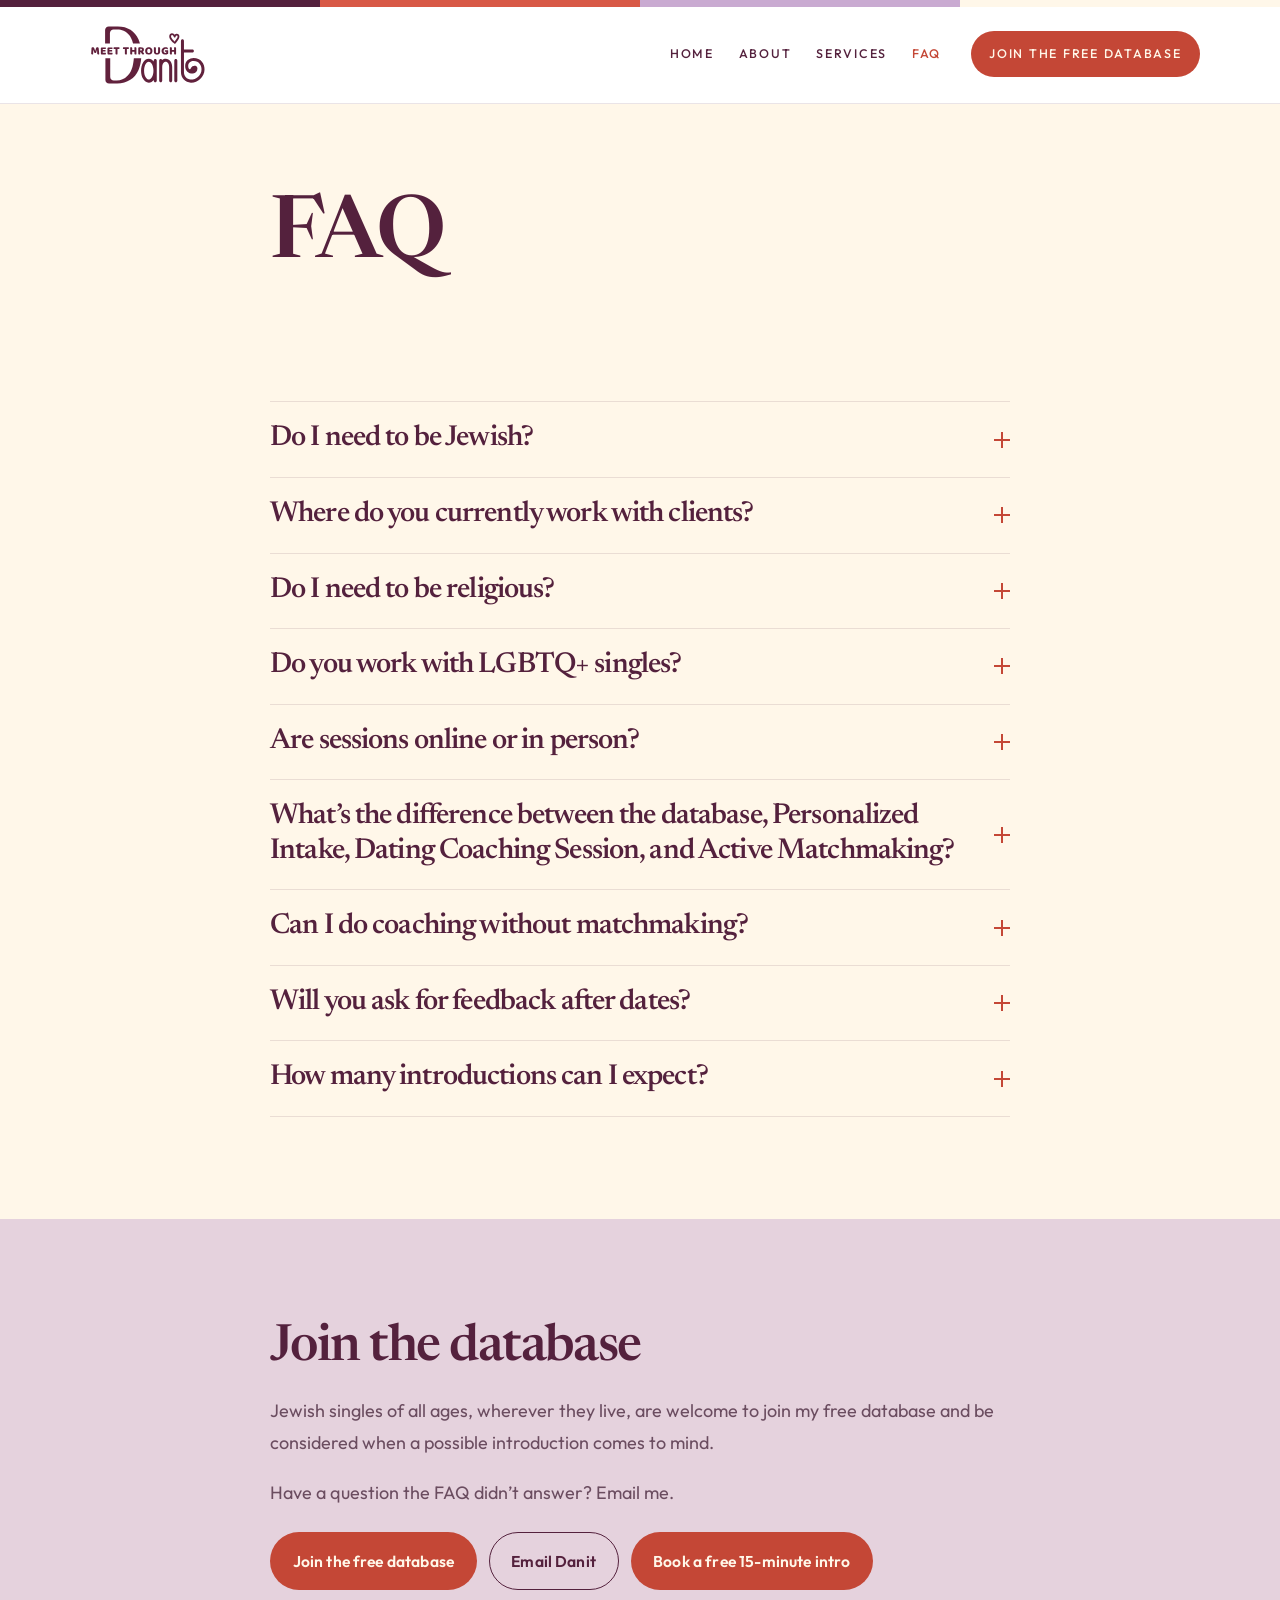
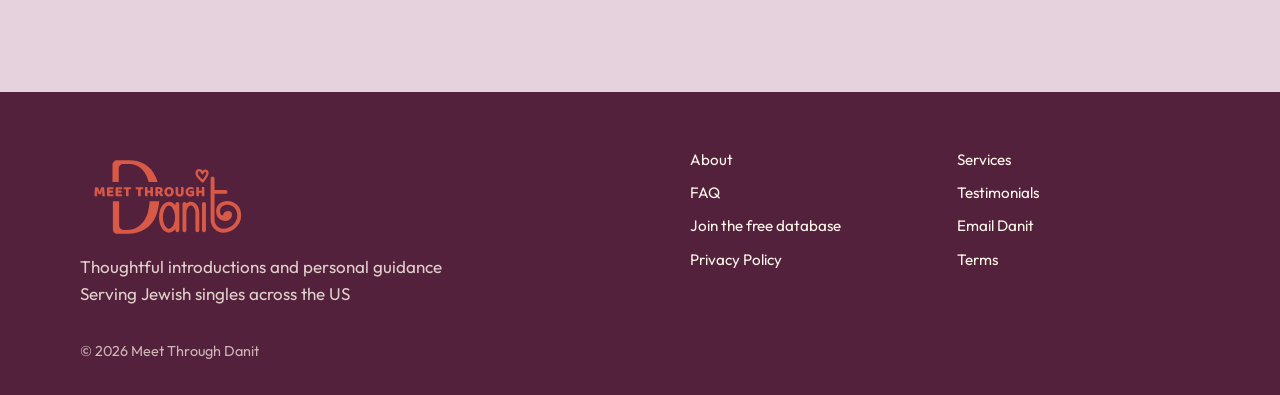
<file: faq.html>
<!DOCTYPE html>
<html lang="en">
<head>
  <meta charset="utf-8">
  <meta name="viewport" content="width=device-width, initial-scale=1">
  <title>FAQ — Meet Through Danit</title>
  <meta name="description" content="Answers about who Meet Through Danit is for, the difference between the database and active matchmaking, coaching, and where Danit works.">
  <meta name="theme-color" content="#54213D">
  <link rel="canonical" href="https://meetthroughdanit.com/faq.html">
  <meta property="og:title" content="FAQ — Meet Through Danit">
  <meta property="og:description" content="Answers about who Meet Through Danit is for, the difference between the database and active matchmaking, coaching, and where Danit works.">
  <meta property="og:url" content="https://meetthroughdanit.com/faq.html">
  <meta property="og:type" content="website">
  <meta property="og:image" content="https://meetthroughdanit.com/og-image.jpg">
  <meta name="twitter:card" content="summary_large_image">
  <link rel="icon" href="favicon.svg" type="image/svg+xml">
  <link rel="preconnect" href="https://fonts.googleapis.com">
  <link rel="preconnect" href="https://fonts.gstatic.com" crossorigin>
  <link href="https://fonts.googleapis.com/css2?family=Newsreader:opsz,wght@6..72,400;6..72,500;6..72,600&family=Outfit:wght@300;400;500;600&display=swap" rel="stylesheet">
  <link rel="stylesheet" href="css/styles.css">
  <link rel="stylesheet" href="css/faq.css">
</head>
<body>
  <a class="skip-link" href="#main">Skip to content</a>
  <header class="site-header">
    <div class="brand-bar" aria-hidden="true"></div>
    <div class="wrap header-inner">
      <a class="logo" href="index.html" aria-label="Meet Through Danit home"><img src="logo-burgundy.svg" alt="" width="450" height="250"></a>
      <button class="nav-toggle" type="button" aria-expanded="false" aria-controls="site-nav" aria-label="Menu">
        <span></span>
      </button>
      <nav id="site-nav" class="site-nav" aria-label="Primary">
        <a href="index.html">Home</a>
        <a href="about.html">About</a>
        <a href="services.html">Services</a>
        <a href="faq.html" aria-current="page">FAQ</a>
        <a class="nav-cta" href="https://airtable.com/appZC34FWLhTvPwVi/pag2e944d42wKajmj/form" target="_blank" rel="noopener noreferrer">Join the free database</a>
      </nav>
    </div>
  </header>

  <main id="main">
    <section class="page-hero">
      <div class="wrap wrap-narrow">
        <h1>FAQ</h1>
      </div>
    </section>

    <section class="section">
      <div class="wrap wrap-narrow">
        <div class="faq-list">
          <details class="faq-item">
            <summary><h2>Do I need to be Jewish?</h2><span class="faq-indicator" aria-hidden="true"></span></summary>
            <p class="prose">For now, Meet Through Danit is focused on Jewish matchmaking. If you identify as Jewish and are looking for, or open to, a Jewish partner, you’re welcome here. This focus may expand in the future.</p>
          </details>
          <details class="faq-item">
            <summary><h2>Where do you currently work with clients?</h2><span class="faq-indicator" aria-hidden="true"></span></summary>
            <p class="prose">I work with Jewish singles of all ages across the US, with a specialty in singles in their 20s, 30s, and 40s. My free database, personalized intake, and coaching sessions are available wherever you live in the US. Active matchmaking is currently focused in the San Francisco Bay Area and Los Angeles. I’ll reach out if a possible match comes to mind, and I’m happy to connect you with another professional matchmaker when that makes sense.</p>
          </details>
          <details class="faq-item">
            <summary><h2>Do I need to be religious?</h2><span class="faq-indicator" aria-hidden="true"></span></summary>
            <p class="prose">No. If you identify as Jewish and are seeking or open to a Jewish partner, you’re welcome here.</p>
          </details>
          <details class="faq-item">
            <summary><h2>Do you work with LGBTQ+ singles?</h2><span class="faq-indicator" aria-hidden="true"></span></summary>
            <p class="prose">Yes. LGBTQ+ Jewish singles are welcome in my free database and in all of my services.</p>
          </details>
          <details class="faq-item">
            <summary><h2>Are sessions online or in person?</h2><span class="faq-indicator" aria-hidden="true"></span></summary>
            <p class="prose">It depends on the session. Each booking page shows whether that session is online or in person.</p>
          </details>
          <details class="faq-item">
            <summary><h2>What’s the difference between the database, Personalized Intake, Dating Coaching Session, and Active Matchmaking?</h2><span class="faq-indicator" aria-hidden="true"></span></summary>
            <ul class="compare-list">
              <li><strong>Free Database:</strong> <em>Get on my radar.</em> Share a short profile so I can consider you whenever a possible introduction comes to mind.</li>
              <li><strong>Personalized Intake:</strong> <em>Let me really get to know you.</em> A 90-minute conversation about you and your dating life, so you come to mind more easily when I meet someone.</li>
              <li><strong>Dating Coaching Session:</strong> <em>Work through a specific question.</em> A focused 50-minute session on a dating question or experience, with practical next steps. No intake needed.</li>
              <li><strong>Active Matchmaking:</strong> <em>Have me actively search for you.</em> Ongoing support: I search for and screen potential matches, then support you before and after dates.</li>
            </ul>
          </details>
          <details class="faq-item">
            <summary><h2>Can I do coaching without matchmaking?</h2><span class="faq-indicator" aria-hidden="true"></span></summary>
            <p class="prose">Yes. You can book a 50-minute coaching session for guidance on a specific dating question, without matchmaking or a personalized intake first. The optional 90-minute personalized intake is a broader conversation about your dating life and also helps me get to know you with possible introductions in mind. Pre-date calls are available to clients who have done a Personalized Intake or are in active matchmaking.</p>
          </details>
          <details class="faq-item">
            <summary><h2>Will you ask for feedback after dates?</h2><span class="faq-indicator" aria-hidden="true"></span></summary>
            <p class="prose">After an introduction, I’ll check in to hear how the date felt for you and, when possible, ask for the other person’s perspective.</p>
          </details>
          <details class="faq-item">
            <summary><h2>How many introductions can I expect?</h2><span class="faq-indicator" aria-hidden="true"></span></summary>
            <p class="prose">I care more about the quality of an introduction than a quota of dates. A potential match depends on mutual interest, fit, and timing, so I don’t promise a set number or outcome. I’ll be clear about the search and support included in the option you choose.</p>
          </details>
        </div>
      </div>
    </section>

    <section class="section band">
      <div class="wrap wrap-narrow">
        <h2>Join the database</h2>
        <div class="prose">
          <p>Jewish singles of all ages, wherever they live, are welcome to join my free database and be considered when a possible introduction comes to mind.</p>
          <p>Have a question the FAQ didn’t answer? Email me.</p>
        </div>
        <div class="faq-cta">
          <a class="btn" href="https://airtable.com/appZC34FWLhTvPwVi/pag2e944d42wKajmj/form" target="_blank" rel="noopener noreferrer">Join the free database</a>
          <a class="btn btn-outline" href="mailto:danit@meetthroughdanit.com?subject=Meet%20Through%20Danit">Email Danit</a>
          <a class="btn" href="https://cal.com/meet-through-danit/15-intro-call" target="_blank" rel="noopener noreferrer">Book a free 15-minute intro</a>
        </div>
      </div>
    </section>
  </main>

  <footer class="site-footer">
    <div class="wrap footer-grid">
      <div>
        <a class="footer-brand" href="index.html" aria-label="Meet Through Danit home"><img src="logo-orange.svg" alt="" width="450" height="250" loading="lazy"></a>
        <p>Thoughtful introductions and personal guidance</p>
        <p>Serving Jewish singles across the US</p>
      </div>
      <nav class="footer-nav" aria-label="Footer">
        <a href="about.html">About</a>
        <a href="services.html">Services</a>
        <a href="faq.html">FAQ</a>
        <a href="testimonials.html">Testimonials</a>
        <a href="https://airtable.com/appZC34FWLhTvPwVi/pag2e944d42wKajmj/form" target="_blank" rel="noopener noreferrer">Join the free database</a>
        <a href="mailto:danit@meetthroughdanit.com?subject=Meet%20Through%20Danit">Email Danit</a>
        <a href="privacy.html">Privacy Policy</a>
        <a href="terms.html">Terms</a>
      </nav>
    </div>
    <div class="wrap">
      <p class="footer-copy">© <span id="year"></span> Meet Through Danit</p>
    </div>
  </footer>
  <script src="js/main.js" defer></script>
</body>
</html>
</file>
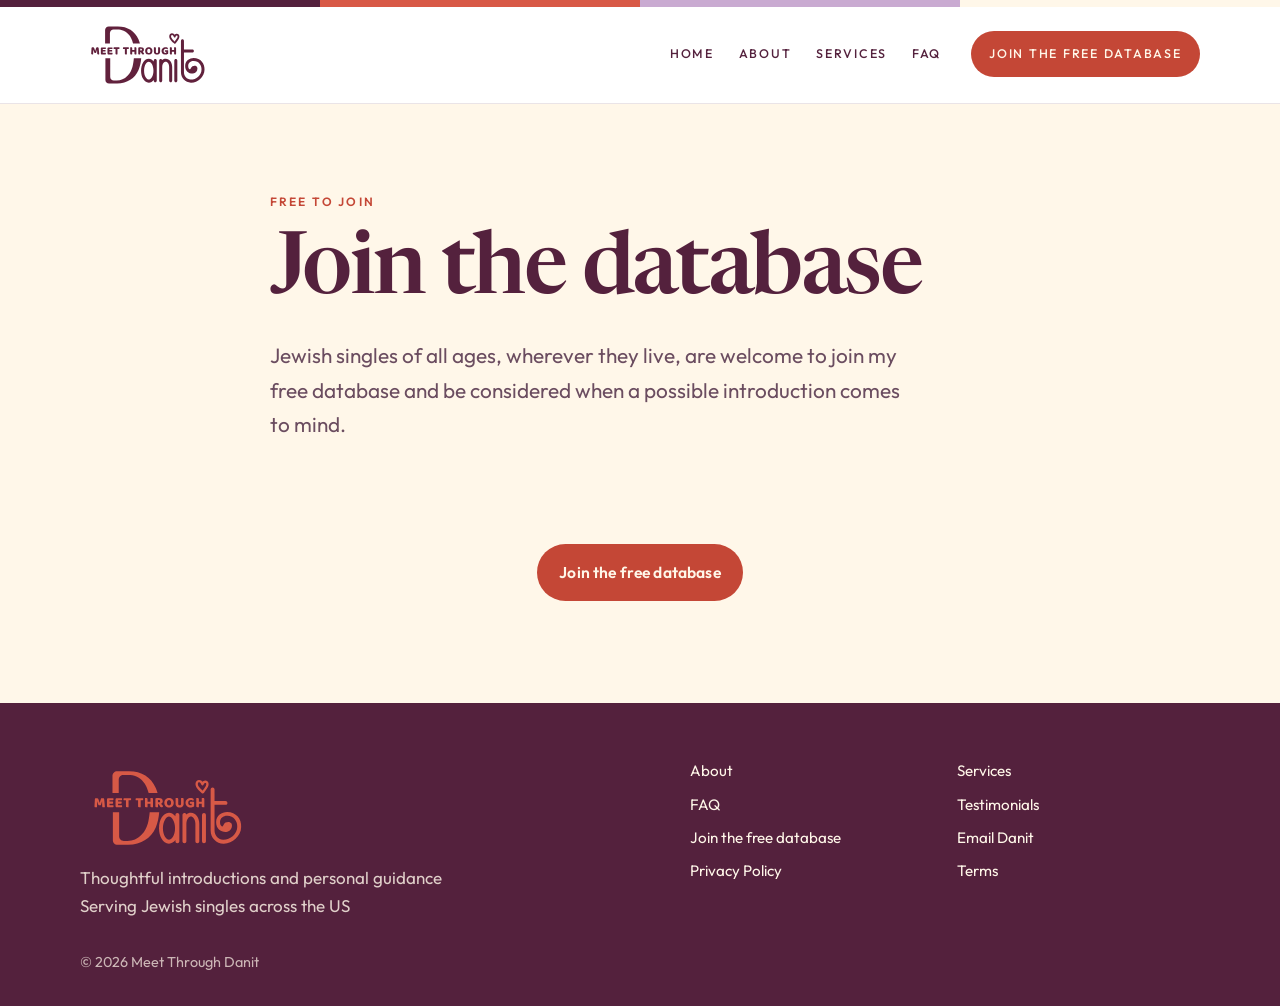
<file: join.html>
<!DOCTYPE html>
<html lang="en">
<head>
  <meta charset="utf-8">
  <meta name="viewport" content="width=device-width, initial-scale=1">
  <title>Join the Database — Meet Through Danit</title>
  <meta name="description" content="Fill out the profile form to join Danit’s database for free and be considered for a potential introduction.">
  <meta name="theme-color" content="#54213D">
  <link rel="canonical" href="https://meetthroughdanit.com/join.html">
  <meta property="og:title" content="Join the Database — Meet Through Danit">
  <meta property="og:description" content="Fill out the profile form to join Danit’s database for free and be considered for a potential introduction.">
  <meta property="og:url" content="https://meetthroughdanit.com/join.html">
  <meta property="og:type" content="website">
  <meta property="og:image" content="https://meetthroughdanit.com/og-image.jpg">
  <meta name="twitter:card" content="summary_large_image">
  <link rel="icon" href="favicon.svg" type="image/svg+xml">
  <link rel="preconnect" href="https://fonts.googleapis.com">
  <link rel="preconnect" href="https://fonts.gstatic.com" crossorigin>
  <link href="https://fonts.googleapis.com/css2?family=Newsreader:opsz,wght@6..72,400;6..72,500;6..72,600&family=Outfit:wght@300;400;500;600&display=swap" rel="stylesheet">
  <link rel="stylesheet" href="css/styles.css">
</head>
<body>
  <a class="skip-link" href="#main">Skip to content</a>
  <header class="site-header">
    <div class="brand-bar" aria-hidden="true"></div>
    <div class="wrap header-inner">
      <a class="logo" href="index.html" aria-label="Meet Through Danit home"><img src="logo-burgundy.svg" alt="" width="450" height="250"></a>
      <button class="nav-toggle" type="button" aria-expanded="false" aria-controls="site-nav" aria-label="Menu">
        <span></span>
      </button>
      <nav id="site-nav" class="site-nav" aria-label="Primary">
        <a href="index.html">Home</a>
        <a href="about.html">About</a>
        <a href="services.html">Services</a>
        <a href="faq.html">FAQ</a>
        <a class="nav-cta" href="https://airtable.com/appZC34FWLhTvPwVi/pag2e944d42wKajmj/form" target="_blank" rel="noopener noreferrer" aria-current="page">Join the free database</a>
      </nav>
    </div>
  </header>

  <main id="main">
    <section class="page-hero">
      <div class="wrap wrap-narrow">
        <p class="kicker">Free to join</p>
        <h1>Join the database</h1>
        <p class="lede">Jewish singles of all ages, wherever they live, are welcome to join my free database and be considered when a possible introduction comes to mind.</p>
      </div>
    </section>
    <section class="section">
      <div class="wrap wrap-narrow center-copy">
        <a class="btn" href="https://airtable.com/appZC34FWLhTvPwVi/pag2e944d42wKajmj/form" target="_blank" rel="noopener noreferrer">Join the free database</a>
      </div>
    </section>
  </main>

  <footer class="site-footer">
    <div class="wrap footer-grid">
      <div>
        <a class="footer-brand" href="index.html" aria-label="Meet Through Danit home"><img src="logo-orange.svg" alt="" width="450" height="250" loading="lazy"></a>
        <p>Thoughtful introductions and personal guidance</p>
        <p>Serving Jewish singles across the US</p>
      </div>
      <nav class="footer-nav" aria-label="Footer">
        <a href="about.html">About</a>
        <a href="services.html">Services</a>
        <a href="faq.html">FAQ</a>
        <a href="testimonials.html">Testimonials</a>
        <a href="https://airtable.com/appZC34FWLhTvPwVi/pag2e944d42wKajmj/form" target="_blank" rel="noopener noreferrer">Join the free database</a>
        <a href="mailto:danit@meetthroughdanit.com?subject=Meet%20Through%20Danit">Email Danit</a>
        <a href="privacy.html">Privacy Policy</a>
        <a href="terms.html">Terms</a>
      </nav>
    </div>
    <div class="wrap">
      <p class="footer-copy">© <span id="year"></span> Meet Through Danit</p>
    </div>
  </footer>
  <script src="js/main.js" defer></script>
</body>
</html>
</file>
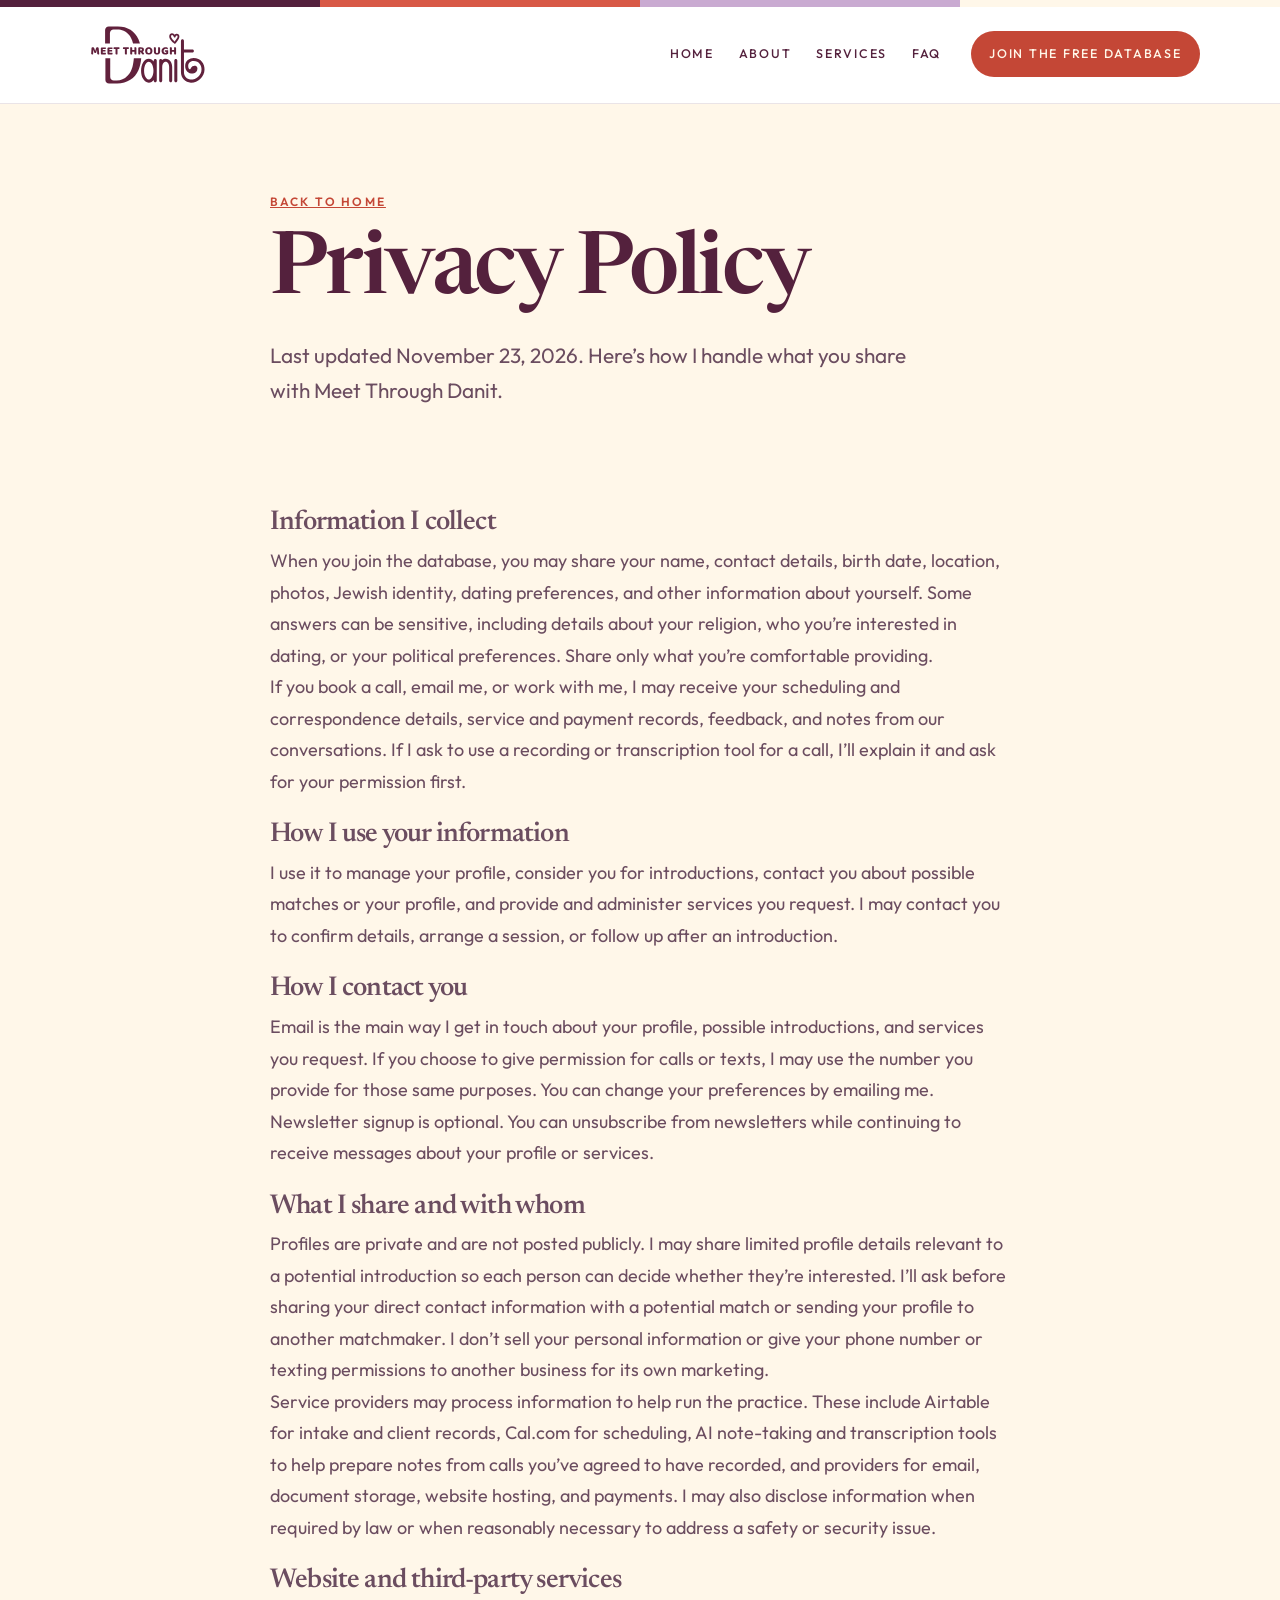
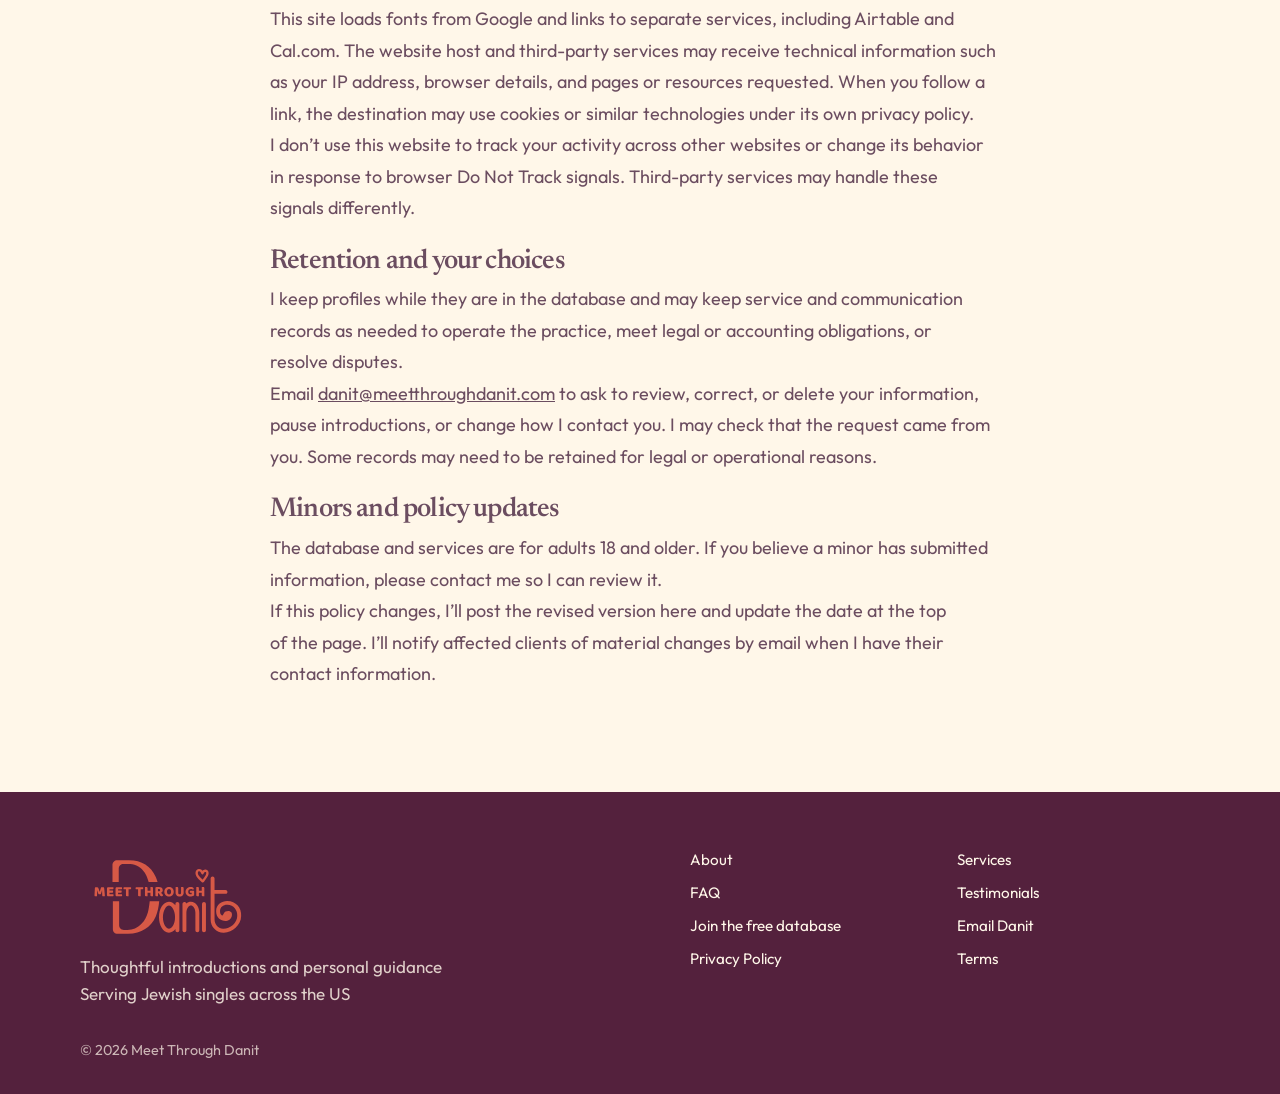
<file: privacy.html>
<!DOCTYPE html>
<html lang="en">
<head>
  <meta charset="utf-8">
  <meta name="viewport" content="width=device-width, initial-scale=1">
  <title>Privacy Policy — Meet Through Danit</title>
  <meta name="description" content="How Meet Through Danit collects, uses, and shares information for its singles database, introductions, and dating services.">
  <meta name="theme-color" content="#54213D">
  <link rel="canonical" href="https://meetthroughdanit.com/privacy.html">
  <meta property="og:title" content="Privacy Policy — Meet Through Danit">
  <meta property="og:description" content="How Meet Through Danit collects, uses, and shares information for its singles database, introductions, and dating services.">
  <meta property="og:url" content="https://meetthroughdanit.com/privacy.html">
  <meta property="og:type" content="website">
  <meta property="og:image" content="https://meetthroughdanit.com/og-image.jpg">
  <meta name="twitter:card" content="summary_large_image">
  <link rel="icon" href="favicon.svg" type="image/svg+xml">
  <link rel="preconnect" href="https://fonts.googleapis.com">
  <link rel="preconnect" href="https://fonts.gstatic.com" crossorigin>
  <link href="https://fonts.googleapis.com/css2?family=Newsreader:opsz,wght@6..72,400;6..72,500;6..72,600&family=Outfit:wght@300;400;500;600&display=swap" rel="stylesheet">
  <link rel="stylesheet" href="css/styles.css">
</head>
<body>
  <a class="skip-link" href="#main">Skip to content</a>
  <header class="site-header">
    <div class="brand-bar" aria-hidden="true"></div>
    <div class="wrap header-inner">
      <a class="logo" href="index.html" aria-label="Meet Through Danit home"><img src="logo-burgundy.svg" alt="" width="450" height="250"></a>
      <button class="nav-toggle" type="button" aria-expanded="false" aria-controls="site-nav" aria-label="Menu">
        <span></span>
      </button>
      <nav id="site-nav" class="site-nav" aria-label="Primary">
        <a href="index.html">Home</a>
        <a href="about.html">About</a>
        <a href="services.html">Services</a>
        <a href="faq.html">FAQ</a>
        <a class="nav-cta" href="https://airtable.com/appZC34FWLhTvPwVi/pag2e944d42wKajmj/form" target="_blank" rel="noopener noreferrer">Join the free database</a>
      </nav>
    </div>
  </header>

  <main id="main">
    <section class="page-hero">
      <div class="wrap wrap-narrow">
        <p class="kicker"><a href="index.html">Back to home</a></p>
        <h1>Privacy Policy</h1>
        <p class="lede">Last updated November 23, 2026. Here’s how I handle what you share with Meet Through Danit.</p>
      </div>
    </section>

    <section class="section">
      <div class="wrap wrap-narrow legal prose">
        <div>
          <h2>Information I collect</h2>
          <p>When you join the database, you may share your name, contact details, birth date, location, photos, Jewish identity, dating preferences, and other information about yourself. Some answers can be sensitive, including details about your religion, who you’re interested in dating, or your political preferences. Share only what you’re comfortable providing.</p>
          <p>If you book a call, email me, or work with me, I may receive your scheduling and correspondence details, service and payment records, feedback, and notes from our conversations. If I ask to use a recording or transcription tool for a call, I’ll explain it and ask for your permission first.</p>
        </div>
        <div>
          <h2>How I use your information</h2>
          <p>I use it to manage your profile, consider you for introductions, contact you about possible matches or your profile, and provide and administer services you request. I may contact you to confirm details, arrange a session, or follow up after an introduction.</p>
        </div>
        <div>
          <h2>How I contact you</h2>
          <p>Email is the main way I get in touch about your profile, possible introductions, and services you request. If you choose to give permission for calls or texts, I may use the number you provide for those same purposes. You can change your preferences by emailing me.</p>
          <p>Newsletter signup is optional. You can unsubscribe from newsletters while continuing to receive messages about your profile or services.</p>
        </div>
        <div>
          <h2>What I share and with whom</h2>
          <p>Profiles are private and are not posted publicly. I may share limited profile details relevant to a potential introduction so each person can decide whether they’re interested. I’ll ask before sharing your direct contact information with a potential match or sending your profile to another matchmaker. I don’t sell your personal information or give your phone number or texting permissions to another business for its own marketing.</p>
          <p>Service providers may process information to help run the practice. These include Airtable for intake and client records, Cal.com for scheduling, AI note-taking and transcription tools to help prepare notes from calls you’ve agreed to have recorded, and providers for email, document storage, website hosting, and payments. I may also disclose information when required by law or when reasonably necessary to address a safety or security issue.</p>
        </div>
        <div>
          <h2>Website and third-party services</h2>
          <p>This site loads fonts from Google and links to separate services, including Airtable and Cal.com. The website host and third-party services may receive technical information such as your IP address, browser details, and pages or resources requested. When you follow a link, the destination may use cookies or similar technologies under its own privacy policy.</p>
          <p>I don’t use this website to track your activity across other websites or change its behavior in response to browser Do Not Track signals. Third-party services may handle these signals differently.</p>
        </div>
        <div>
          <h2>Retention and your choices</h2>
          <p>I keep profiles while they are in the database and may keep service and communication records as needed to operate the practice, meet legal or accounting obligations, or resolve disputes.</p>
          <p>Email <a href="mailto:danit@meetthroughdanit.com">danit@meetthroughdanit.com</a> to ask to review, correct, or delete your information, pause introductions, or change how I contact you. I may check that the request came from you. Some records may need to be retained for legal or operational reasons.</p>
        </div>
        <div>
          <h2>Minors and policy updates</h2>
          <p>The database and services are for adults 18 and older. If you believe a minor has submitted information, please contact me so I can review it.</p>
          <p>If this policy changes, I’ll post the revised version here and update the date at the top of the page. I’ll notify affected clients of material changes by email when I have their contact information.</p>
        </div>
      </div>
    </section>
  </main>

  <footer class="site-footer">
    <div class="wrap footer-grid">
      <div>
        <a class="footer-brand" href="index.html" aria-label="Meet Through Danit home"><img src="logo-orange.svg" alt="" width="450" height="250" loading="lazy"></a>
        <p>Thoughtful introductions and personal guidance</p>
        <p>Serving Jewish singles across the US</p>
      </div>
      <nav class="footer-nav" aria-label="Footer">
        <a href="about.html">About</a>
        <a href="services.html">Services</a>
        <a href="faq.html">FAQ</a>
        <a href="testimonials.html">Testimonials</a>
        <a href="https://airtable.com/appZC34FWLhTvPwVi/pag2e944d42wKajmj/form" target="_blank" rel="noopener noreferrer">Join the free database</a>
        <a href="mailto:danit@meetthroughdanit.com?subject=Meet%20Through%20Danit">Email Danit</a>
        <a href="privacy.html">Privacy Policy</a>
        <a href="terms.html">Terms</a>
      </nav>
    </div>
    <div class="wrap">
      <p class="footer-copy">© <span id="year"></span> Meet Through Danit</p>
    </div>
  </footer>
  <script src="js/main.js" defer></script>
</body>
</html>
</file>
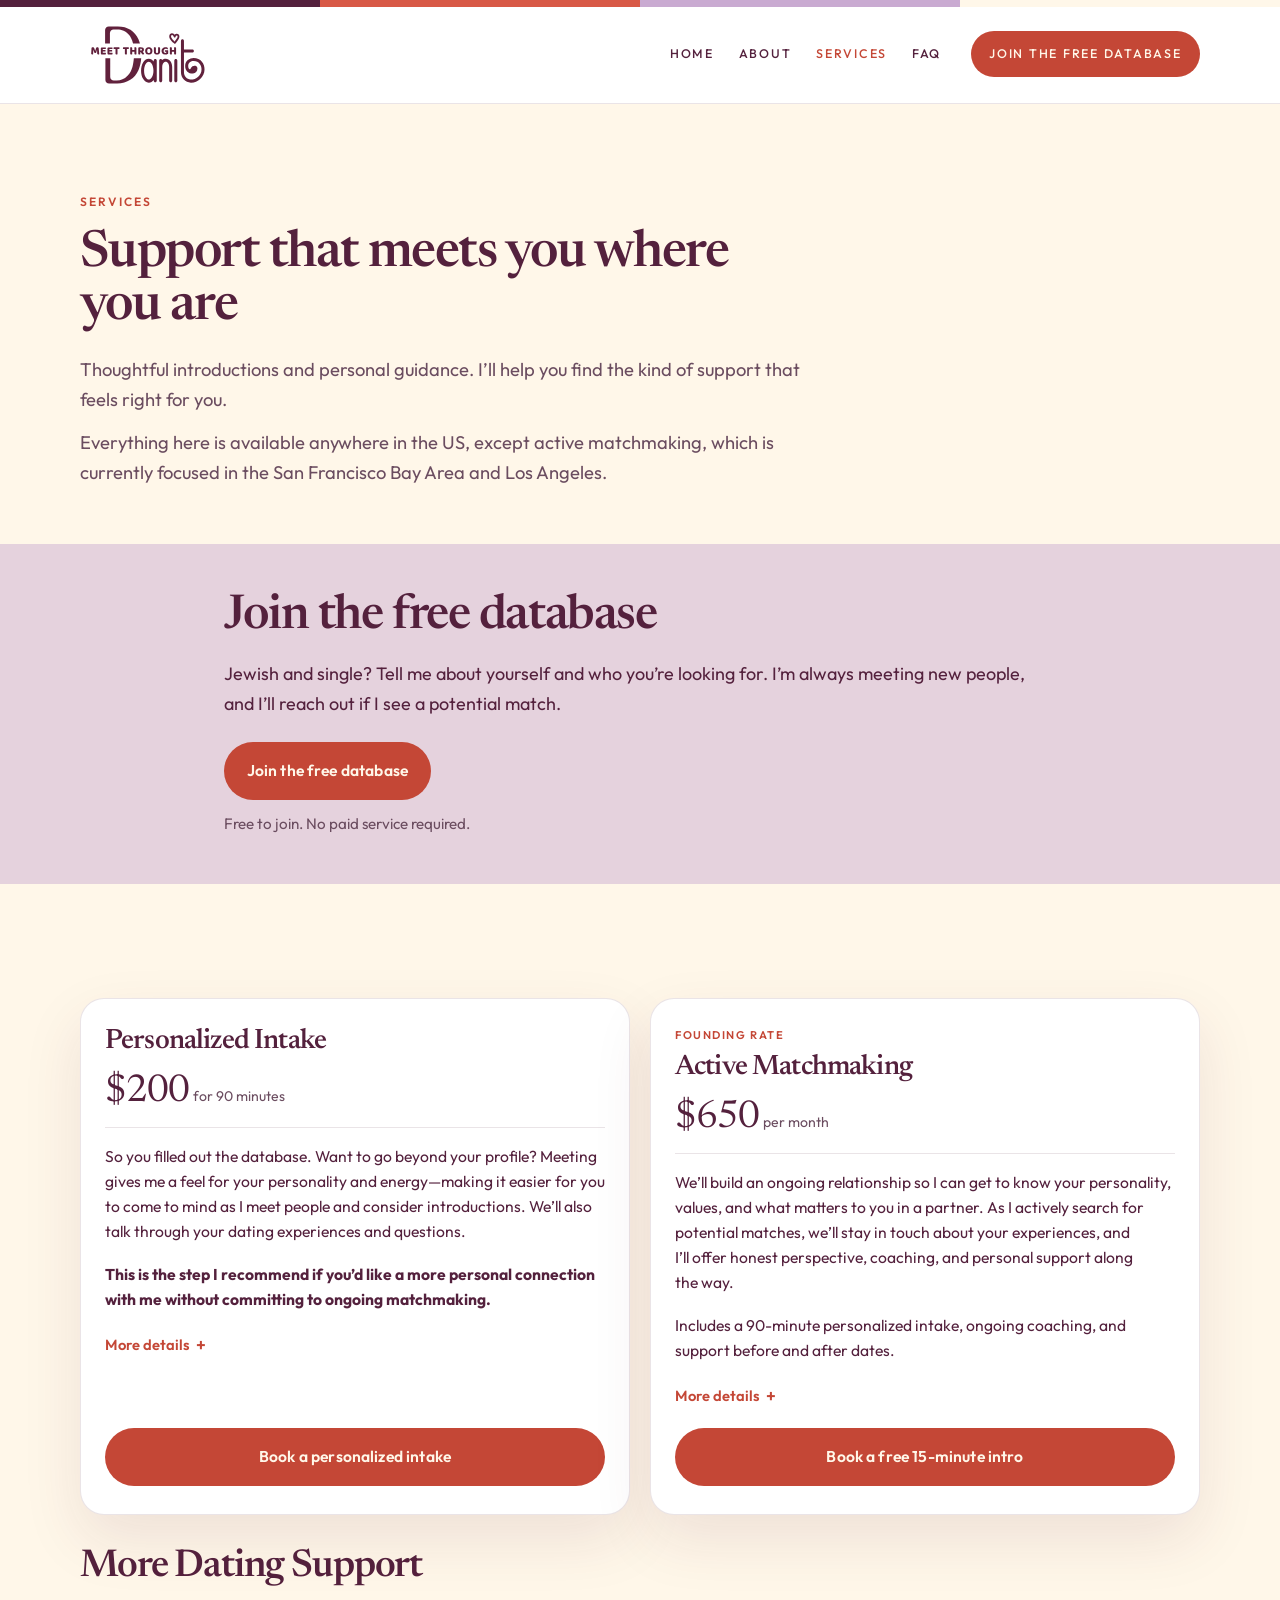
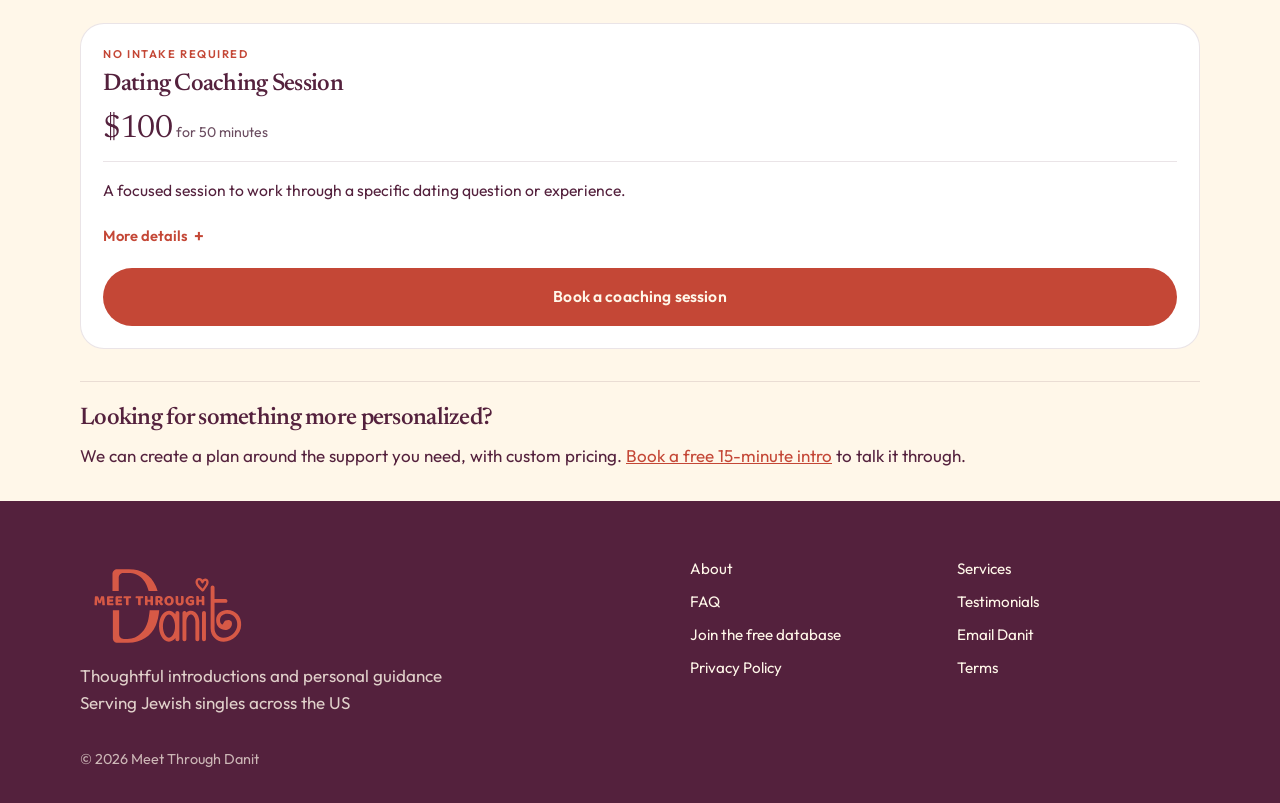
<file: services.html>
<!DOCTYPE html>
<html lang="en">
<head>
  <meta charset="utf-8">
  <meta name="viewport" content="width=device-width, initial-scale=1">
  <title>Services — Meet Through Danit</title>
  <meta name="description" content="Thoughtful introductions and personal guidance: active matchmaking, personalized intake, coaching, and the free database.">
  <meta name="theme-color" content="#54213D">
  <link rel="canonical" href="https://meetthroughdanit.com/services.html">
  <meta property="og:title" content="Services — Meet Through Danit">
  <meta property="og:description" content="Thoughtful introductions and personal guidance: active matchmaking, personalized intake, coaching, and the free database.">
  <meta property="og:url" content="https://meetthroughdanit.com/services.html">
  <meta property="og:type" content="website">
  <meta property="og:image" content="https://meetthroughdanit.com/og-image.jpg">
  <meta name="twitter:card" content="summary_large_image">
  <link rel="icon" href="favicon.svg" type="image/svg+xml">
  <link rel="preconnect" href="https://fonts.googleapis.com">
  <link rel="preconnect" href="https://fonts.gstatic.com" crossorigin>
  <link href="https://fonts.googleapis.com/css2?family=Newsreader:opsz,wght@6..72,400;6..72,500;6..72,600&family=Outfit:wght@300;400;500;600&display=swap" rel="stylesheet">
  <link rel="stylesheet" href="css/styles.css">
  <link rel="stylesheet" href="css/offerings.css">
  <link rel="stylesheet" href="css/database.css">
</head>
<body>
  <a class="skip-link" href="#main">Skip to content</a>
  <header class="site-header">
    <div class="brand-bar" aria-hidden="true"></div>
    <div class="wrap header-inner">
      <a class="logo" href="index.html" aria-label="Meet Through Danit home"><img src="logo-burgundy.svg" alt="" width="450" height="250"></a>
      <button class="nav-toggle" type="button" aria-expanded="false" aria-controls="site-nav" aria-label="Menu">
        <span></span>
      </button>
      <nav id="site-nav" class="site-nav" aria-label="Primary">
        <a href="index.html">Home</a>
        <a href="about.html">About</a>
        <a href="services.html" aria-current="page">Services</a>
        <a href="faq.html">FAQ</a>
        <a class="nav-cta" href="https://airtable.com/appZC34FWLhTvPwVi/pag2e944d42wKajmj/form" target="_blank" rel="noopener noreferrer">Join the free database</a>
      </nav>
    </div>
  </header>

  <main id="main" class="offerings-page">
    <section class="page-hero">
      <div class="wrap">
        <p class="kicker">Services</p>
        <h1>Support that meets you where you are</h1>
        <p class="lede">Thoughtful introductions and personal guidance. I’ll help you find the kind of support that feels right for you.</p>
        <p class="lede services-coverage">Everything here is available anywhere in the US, except active matchmaking, which is currently focused in the San Francisco Bay Area and Los Angeles.</p>
      </div>
    </section>

    <section class="database-invitation" id="database" aria-labelledby="database-heading">
      <div class="wrap database-invitation-inner">
        <h2 id="database-heading">Join the free database</h2>
        <p class="database-copy">Jewish and single? Tell me about yourself and who you’re looking for. I’m always meeting new people, and I’ll reach out if I see a potential match.</p>
        <a class="btn" href="https://airtable.com/appZC34FWLhTvPwVi/pag2e944d42wKajmj/form" target="_blank" rel="noopener noreferrer">Join the free database</a>
        <p class="database-reassurance">Free to join. No paid service required.</p>
      </div>
    </section>

    <section class="section offerings-section" aria-label="Personal support">
      <div class="wrap">
        <div class="offer-grid">
        <article class="offer" id="personalized-intake">
          <h2>Personalized Intake</h2>
          <p class="offer-price">$200<span>for 90 minutes</span></p>
          <p class="offer-summary">So you filled out the database. Want to go beyond your profile? Meeting gives me a feel for your personality and energy—making it easier for you to come to mind as I meet people and consider introductions. We’ll also talk through your dating experiences and questions.</p>
          <p class="offer-summary"><strong>This is the step I recommend if you’d like a more personal connection with me without committing to ongoing matchmaking.</strong></p>
          <details class="offer-more">
            <summary>More details</summary>
            <ul class="heart-list">
              <li>Getting to know you through a conversation gives me a much fuller picture than a form can.</li>
              <li>If I meet someone who seems like a good fit, I’ll reach out about an introduction.</li>
              <li>Available wherever you live in the US.</li>
              <li>Additional coaching is available if you’d like to continue.</li>
              <li>After your intake, you’re welcome to book a 30-minute pre-date call whenever you have a date coming up.</li>
              <li>If you’d like me to actively search for you, that’s part of active matchmaking.</li>
            </ul>
          </details>
          <div class="offer-cta"><a class="btn" href="https://cal.com/meet-through-danit/90-minute-personalized-intake" target="_blank" rel="noopener noreferrer">Book a personalized intake</a></div>
        </article>
        <article class="offer" id="active-matchmaking">
          <p class="offer-kicker">Founding rate</p>
          <h2>Active Matchmaking</h2>
          <p class="offer-price">$650<span>per month</span></p>
          <p class="offer-summary">We’ll build an ongoing relationship so I can get to know your personality, values, and what matters to you in a partner. As I actively search for potential matches, we’ll stay in touch about your experiences, and I’ll offer honest perspective, coaching, and personal support along the way.</p>
          <p class="offer-summary">Includes a 90-minute personalized intake, ongoing coaching, and support before and after dates.</p>
          <details class="offer-more">
            <summary>More details</summary>
            <ul class="heart-list">
              <li>I’ll screen each possibility with care before making an introduction.</li>
              <li>Especially helpful if you’d value steady guidance or don’t have the time to do all the searching yourself.</li>
              <li>Begins with an included 90-minute personalized intake; there’s no need to book one separately.</li>
              <li>Monthly support includes one 50-minute coaching session, complimentary pre-date prep, regular updates, and brief post-date feedback.</li>
              <li>Currently focused in the San Francisco Bay Area and Los Angeles.</li>
            </ul>
          </details>
          <div class="offer-cta"><a class="btn" href="https://cal.com/meet-through-danit/15-intro-call" target="_blank" rel="noopener noreferrer">Book a free 15-minute intro</a></div>
        </article>
        </div>
      </div>
    </section>

    <section class="section offerings-section more-support" aria-labelledby="more-support-heading">
      <div class="wrap">
        <h2 id="more-support-heading">More Dating Support</h2>
        <div class="offer-grid">
        <article class="offer" id="coaching">
          <p class="offer-kicker">No intake required</p>
          <h3>Dating Coaching Session</h3>
          <p class="offer-price">$100<span>for 50 minutes</span></p>
          <p class="offer-summary">A focused session to work through a specific dating question or experience.</p>
          <details class="offer-more">
            <summary>More details</summary>
            <ul class="heart-list">
              <li>Work through communication, building confidence, reflecting on recent dates, or deciding how to move forward with someone.</li>
              <li>Leave with personalized guidance and practical next steps.</li>
              <li>Book it on its own, without a personalized intake first.</li>
              <li>Want me to get to know you with introductions in mind? Choose the 90-minute personalized intake.</li>
            </ul>
          </details>
          <div class="offer-cta"><a class="btn" href="https://cal.com/meet-through-danit/50-minute-dating-coaching" target="_blank" rel="noopener noreferrer">Book a coaching session</a></div>
        </article>
        </div>
        <div class="personalized-invitation" id="dedicated-support">
          <h3>Looking for something more personalized?</h3>
          <p>We can create a plan around the support you need, with custom pricing. <a href="https://cal.com/meet-through-danit/15-intro-call" target="_blank" rel="noopener noreferrer">Book a free 15-minute intro</a> to talk it through.</p>
        </div>
      </div>
    </section>
  </main>

  <footer class="site-footer">
    <div class="wrap footer-grid">
      <div>
        <a class="footer-brand" href="index.html" aria-label="Meet Through Danit home"><img src="logo-orange.svg" alt="" width="450" height="250" loading="lazy"></a>
        <p>Thoughtful introductions and personal guidance</p>
        <p>Serving Jewish singles across the US</p>
      </div>
      <nav class="footer-nav" aria-label="Footer">
        <a href="about.html">About</a>
        <a href="services.html">Services</a>
        <a href="faq.html">FAQ</a>
        <a href="testimonials.html">Testimonials</a>
        <a href="https://airtable.com/appZC34FWLhTvPwVi/pag2e944d42wKajmj/form" target="_blank" rel="noopener noreferrer">Join the free database</a>
        <a href="mailto:danit@meetthroughdanit.com?subject=Meet%20Through%20Danit">Email Danit</a>
        <a href="privacy.html">Privacy Policy</a>
        <a href="terms.html">Terms</a>
      </nav>
    </div>
    <div class="wrap">
      <p class="footer-copy">© <span id="year"></span> Meet Through Danit</p>
    </div>
  </footer>
  <script src="js/main.js" defer></script>
</body>
</html>
</file>
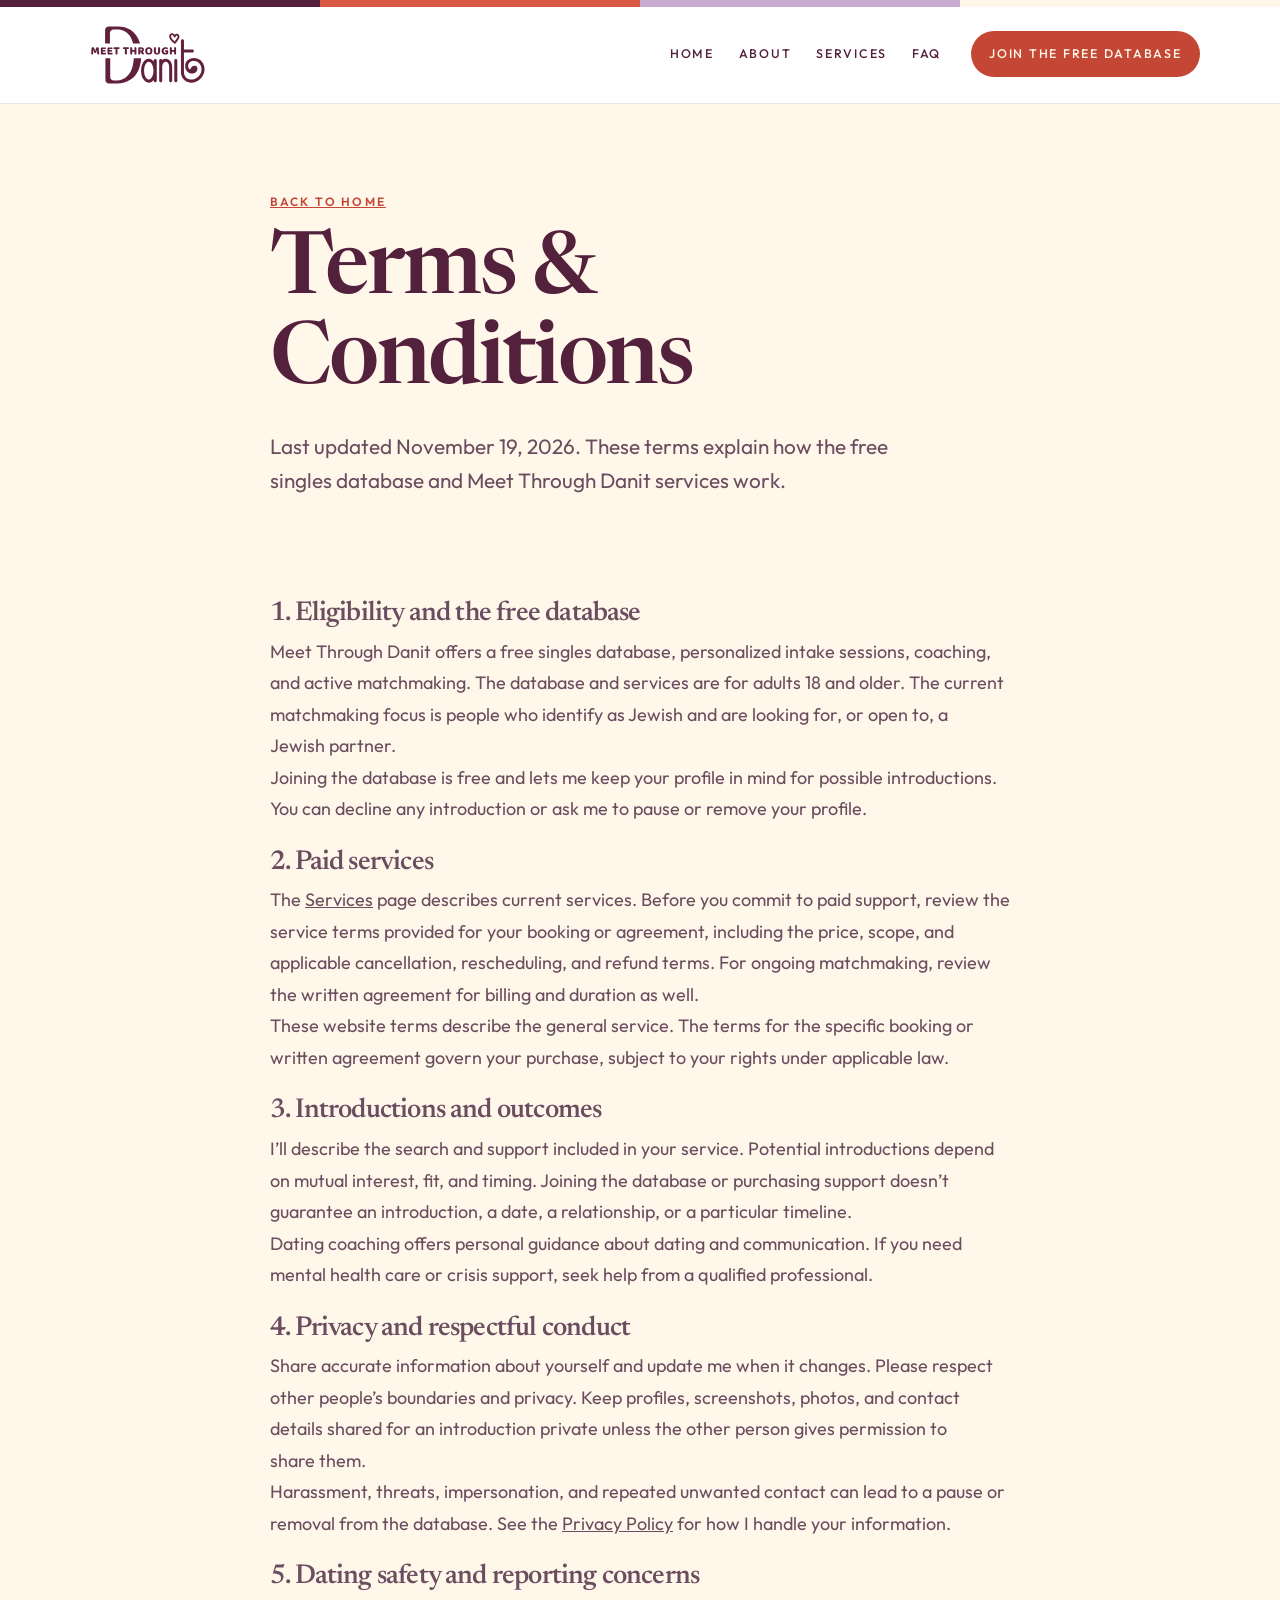
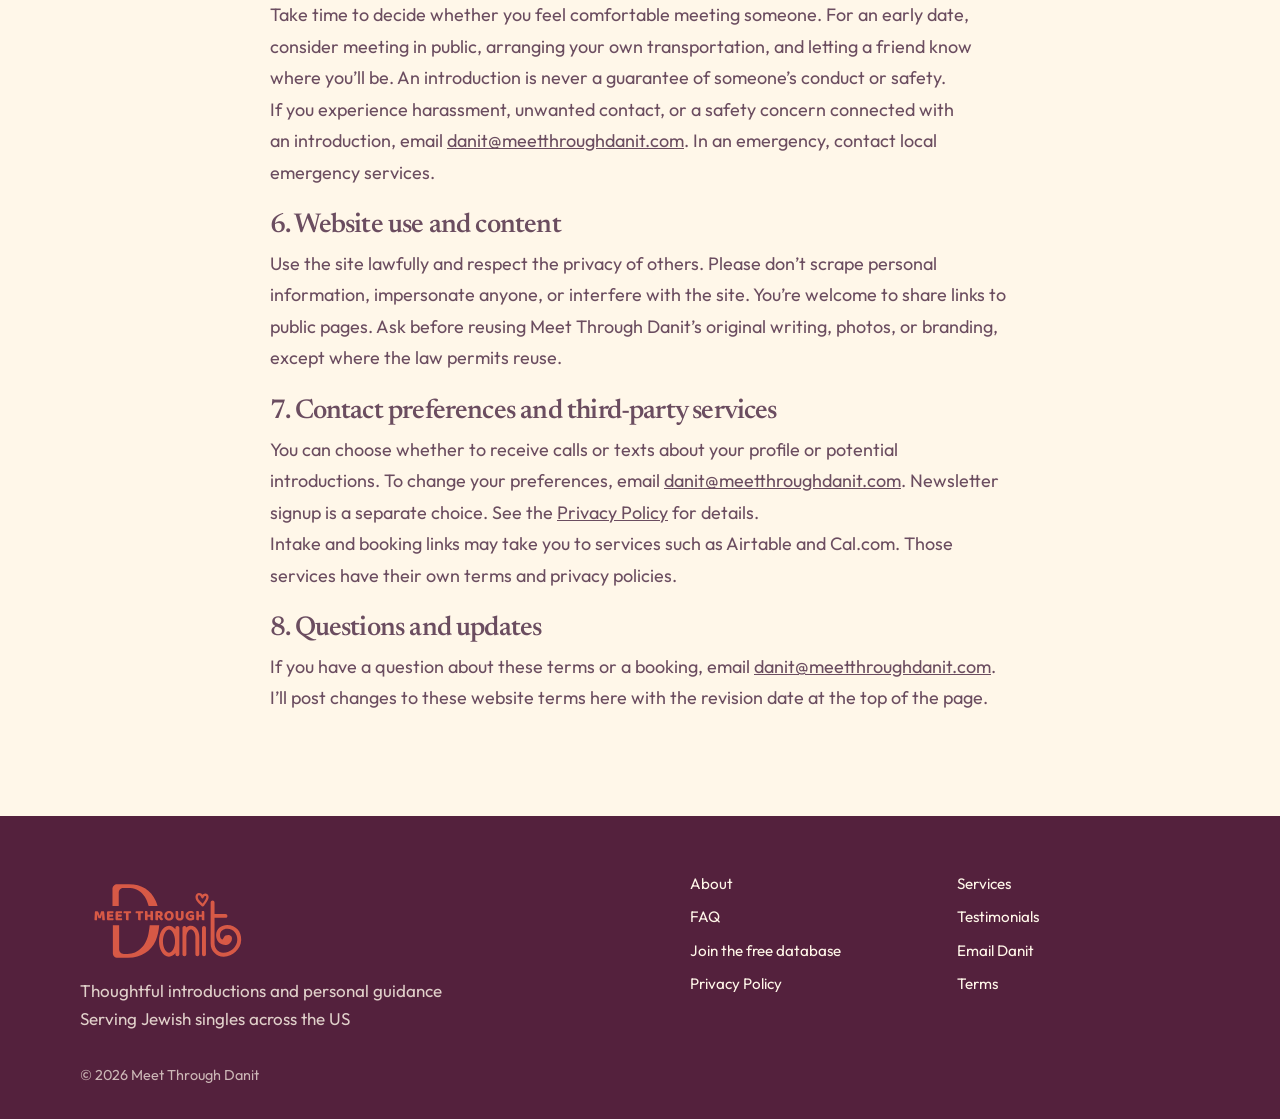
<file: terms.html>
<!DOCTYPE html>
<html lang="en">
<head>
  <meta charset="utf-8">
  <meta name="viewport" content="width=device-width, initial-scale=1">
  <title>Terms &amp; Conditions — Meet Through Danit</title>
  <meta name="description" content="Website and database terms for Meet Through Danit, including paid service agreements, respectful conduct, and dating safety.">
  <meta name="theme-color" content="#54213D">
  <link rel="canonical" href="https://meetthroughdanit.com/terms.html">
  <meta property="og:title" content="Terms &amp; Conditions — Meet Through Danit">
  <meta property="og:description" content="Website and database terms for Meet Through Danit, including paid service agreements, respectful conduct, and dating safety.">
  <meta property="og:url" content="https://meetthroughdanit.com/terms.html">
  <meta property="og:type" content="website">
  <meta property="og:image" content="https://meetthroughdanit.com/og-image.jpg">
  <meta name="twitter:card" content="summary_large_image">
  <link rel="icon" href="favicon.svg" type="image/svg+xml">
  <link rel="preconnect" href="https://fonts.googleapis.com">
  <link rel="preconnect" href="https://fonts.gstatic.com" crossorigin>
  <link href="https://fonts.googleapis.com/css2?family=Newsreader:opsz,wght@6..72,400;6..72,500;6..72,600&family=Outfit:wght@300;400;500;600&display=swap" rel="stylesheet">
  <link rel="stylesheet" href="css/styles.css">
</head>
<body>
  <a class="skip-link" href="#main">Skip to content</a>
  <header class="site-header">
    <div class="brand-bar" aria-hidden="true"></div>
    <div class="wrap header-inner">
      <a class="logo" href="index.html" aria-label="Meet Through Danit home"><img src="logo-burgundy.svg" alt="" width="450" height="250"></a>
      <button class="nav-toggle" type="button" aria-expanded="false" aria-controls="site-nav" aria-label="Menu">
        <span></span>
      </button>
      <nav id="site-nav" class="site-nav" aria-label="Primary">
        <a href="index.html">Home</a>
        <a href="about.html">About</a>
        <a href="services.html">Services</a>
        <a href="faq.html">FAQ</a>
        <a class="nav-cta" href="https://airtable.com/appZC34FWLhTvPwVi/pag2e944d42wKajmj/form" target="_blank" rel="noopener noreferrer">Join the free database</a>
      </nav>
    </div>
  </header>

  <main id="main">
    <section class="page-hero">
      <div class="wrap wrap-narrow">
        <p class="kicker"><a href="index.html">Back to home</a></p>
        <h1>Terms &amp; Conditions</h1>
        <p class="lede">Last updated November 19, 2026. These terms explain how the free singles database and Meet Through Danit services work.</p>
      </div>
    </section>

    <section class="section">
      <div class="wrap wrap-narrow legal prose">
        <div>
          <h2>1. Eligibility and the free database</h2>
          <p>Meet Through Danit offers a free singles database, personalized intake sessions, coaching, and active matchmaking. The database and services are for adults 18 and older. The current matchmaking focus is people who identify as Jewish and are looking for, or open to, a Jewish partner.</p>
          <p>Joining the database is free and lets me keep your profile in mind for possible introductions. You can decline any introduction or ask me to pause or remove your profile.</p>
        </div>
        <div>
          <h2>2. Paid services</h2>
          <p>The <a href="services.html">Services</a> page describes current services. Before you commit to paid support, review the service terms provided for your booking or agreement, including the price, scope, and applicable cancellation, rescheduling, and refund terms. For ongoing matchmaking, review the written agreement for billing and duration as well.</p>
          <p>These website terms describe the general service. The terms for the specific booking or written agreement govern your purchase, subject to your rights under applicable law.</p>
        </div>
        <div>
          <h2>3. Introductions and outcomes</h2>
          <p>I’ll describe the search and support included in your service. Potential introductions depend on mutual interest, fit, and timing. Joining the database or purchasing support doesn’t guarantee an introduction, a date, a relationship, or a particular timeline.</p>
          <p>Dating coaching offers personal guidance about dating and communication. If you need mental health care or crisis support, seek help from a qualified professional.</p>
        </div>
        <div>
          <h2>4. Privacy and respectful conduct</h2>
          <p>Share accurate information about yourself and update me when it changes. Please respect other people’s boundaries and privacy. Keep profiles, screenshots, photos, and contact details shared for an introduction private unless the other person gives permission to share them.</p>
          <p>Harassment, threats, impersonation, and repeated unwanted contact can lead to a pause or removal from the database. See the <a href="privacy.html">Privacy Policy</a> for how I handle your information.</p>
        </div>
        <div>
          <h2>5. Dating safety and reporting concerns</h2>
          <p>Take time to decide whether you feel comfortable meeting someone. For an early date, consider meeting in public, arranging your own transportation, and letting a friend know where you’ll be. An introduction is never a guarantee of someone’s conduct or safety.</p>
          <p>If you experience harassment, unwanted contact, or a safety concern connected with an introduction, email <a href="mailto:danit@meetthroughdanit.com">danit@meetthroughdanit.com</a>. In an emergency, contact local emergency services.</p>
        </div>
        <div>
          <h2>6. Website use and content</h2>
          <p>Use the site lawfully and respect the privacy of others. Please don’t scrape personal information, impersonate anyone, or interfere with the site. You’re welcome to share links to public pages. Ask before reusing Meet Through Danit’s original writing, photos, or branding, except where the law permits reuse.</p>
        </div>
        <div>
          <h2>7. Contact preferences and third-party services</h2>
          <p>You can choose whether to receive calls or texts about your profile or potential introductions. To change your preferences, email <a href="mailto:danit@meetthroughdanit.com">danit@meetthroughdanit.com</a>. Newsletter signup is a separate choice. See the <a href="privacy.html">Privacy Policy</a> for details.</p>
          <p>Intake and booking links may take you to services such as Airtable and Cal.com. Those services have their own terms and privacy policies.</p>
        </div>
        <div>
          <h2>8. Questions and updates</h2>
          <p>If you have a question about these terms or a booking, email <a href="mailto:danit@meetthroughdanit.com">danit@meetthroughdanit.com</a>. I’ll post changes to these website terms here with the revision date at the top of the page.</p>
        </div>
      </div>
    </section>
  </main>

  <footer class="site-footer">
    <div class="wrap footer-grid">
      <div>
        <a class="footer-brand" href="index.html" aria-label="Meet Through Danit home"><img src="logo-orange.svg" alt="" width="450" height="250" loading="lazy"></a>
        <p>Thoughtful introductions and personal guidance</p>
        <p>Serving Jewish singles across the US</p>
      </div>
      <nav class="footer-nav" aria-label="Footer">
        <a href="about.html">About</a>
        <a href="services.html">Services</a>
        <a href="faq.html">FAQ</a>
        <a href="testimonials.html">Testimonials</a>
        <a href="https://airtable.com/appZC34FWLhTvPwVi/pag2e944d42wKajmj/form" target="_blank" rel="noopener noreferrer">Join the free database</a>
        <a href="mailto:danit@meetthroughdanit.com?subject=Meet%20Through%20Danit">Email Danit</a>
        <a href="privacy.html">Privacy Policy</a>
        <a href="terms.html">Terms</a>
      </nav>
    </div>
    <div class="wrap">
      <p class="footer-copy">© <span id="year"></span> Meet Through Danit</p>
    </div>
  </footer>
  <script src="js/main.js" defer></script>
</body>
</html>
</file>
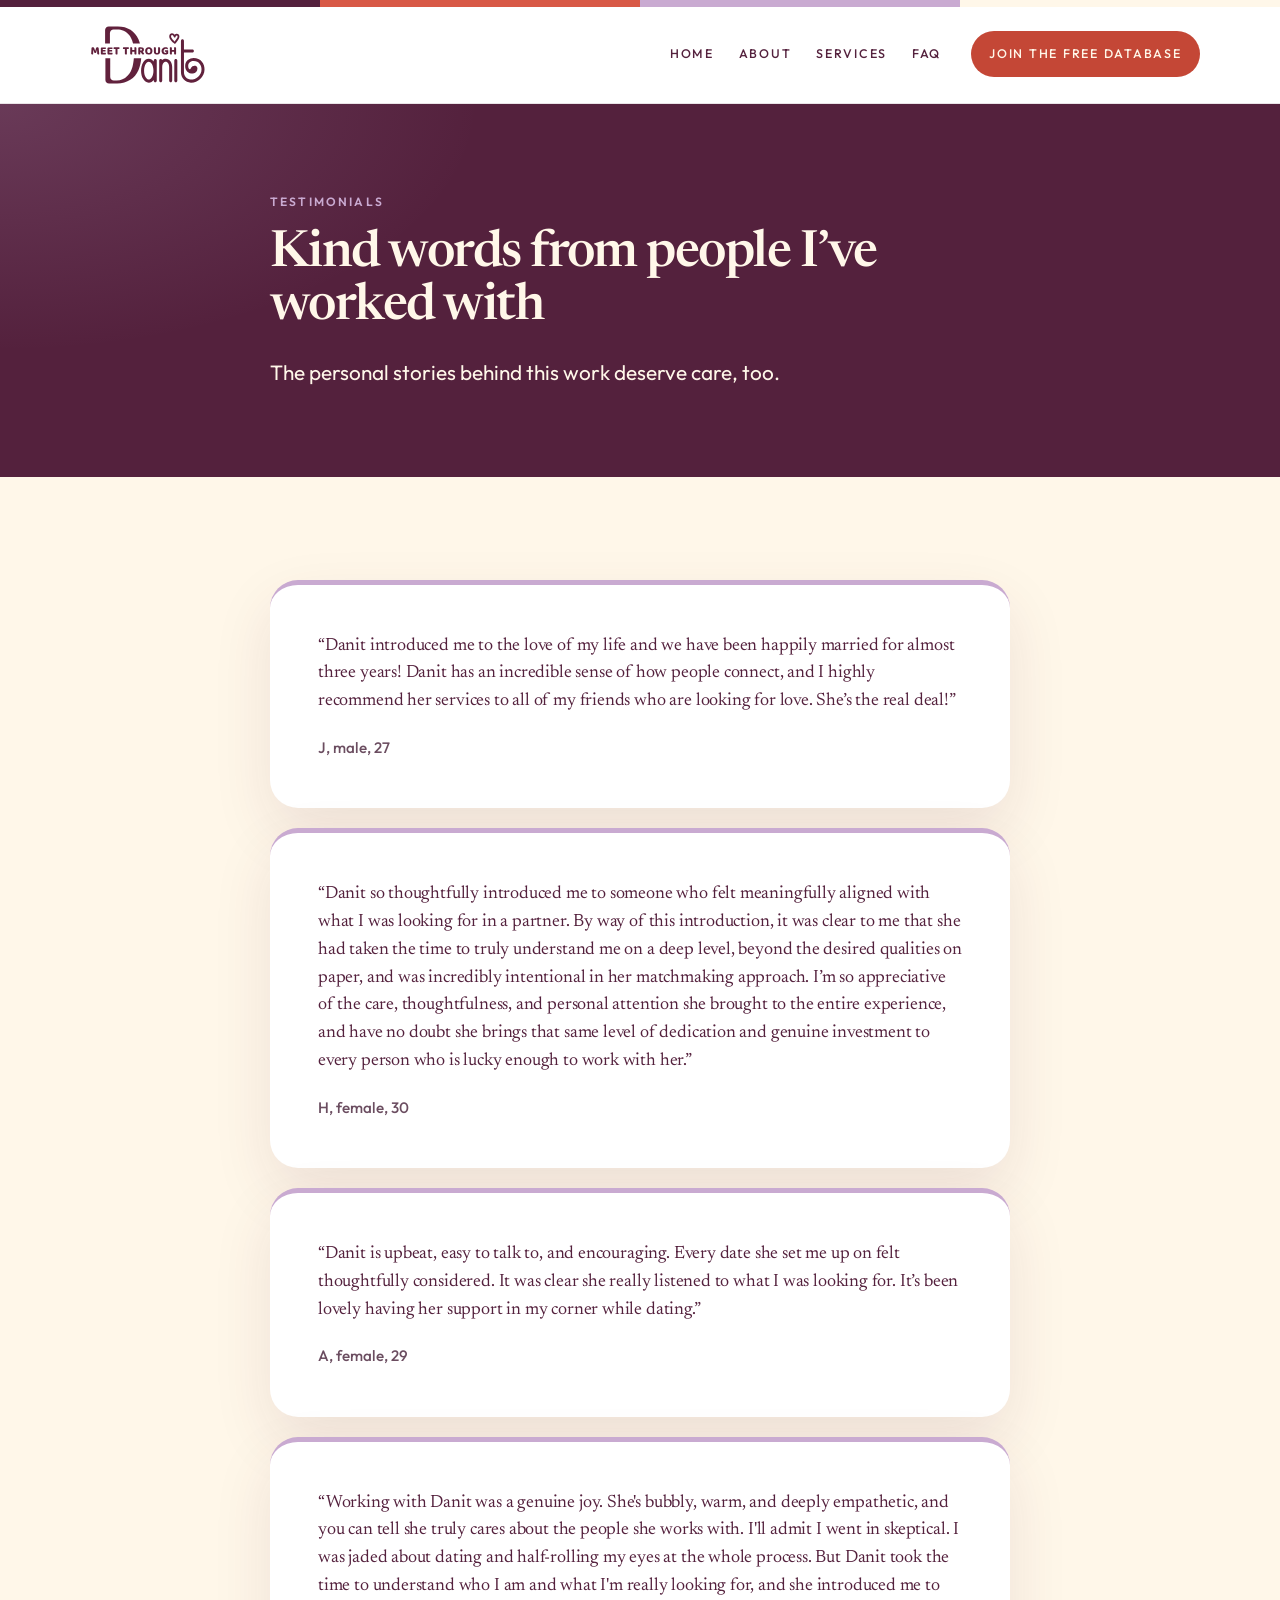
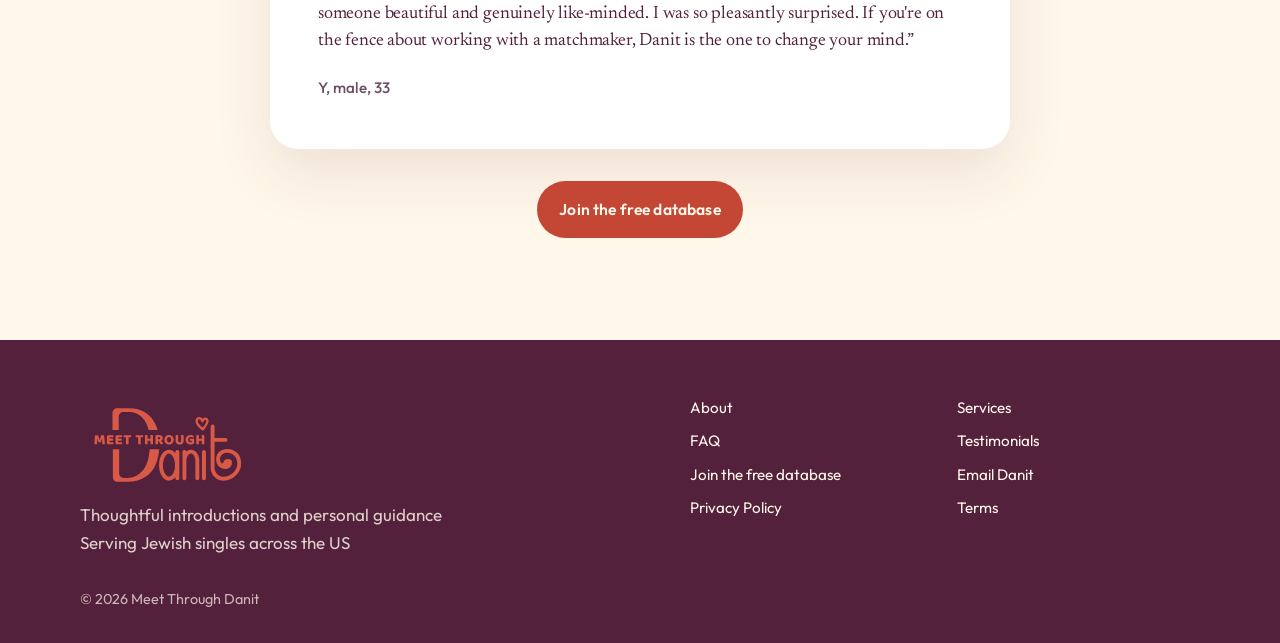
<file: testimonials.html>
<!DOCTYPE html>
<html lang="en">
<head>
  <meta charset="utf-8">
  <meta name="viewport" content="width=device-width, initial-scale=1">
  <title>Testimonials — Meet Through Danit</title>
  <meta name="description" content="Stories from people who have worked with Meet Through Danit.">
  <meta name="theme-color" content="#54213D">
  <link rel="canonical" href="https://meetthroughdanit.com/testimonials.html">
  <meta property="og:title" content="Testimonials — Meet Through Danit">
  <meta property="og:description" content="Stories from people who have worked with Meet Through Danit.">
  <meta property="og:url" content="https://meetthroughdanit.com/testimonials.html">
  <meta property="og:type" content="website">
  <meta property="og:image" content="https://meetthroughdanit.com/og-image.jpg">
  <meta name="twitter:card" content="summary_large_image">
  <link rel="icon" href="favicon.svg" type="image/svg+xml">
  <link rel="preconnect" href="https://fonts.googleapis.com">
  <link rel="preconnect" href="https://fonts.gstatic.com" crossorigin>
  <link href="https://fonts.googleapis.com/css2?family=Newsreader:opsz,wght@6..72,400;6..72,500;6..72,600&family=Outfit:wght@300;400;500;600&display=swap" rel="stylesheet">
  <link rel="stylesheet" href="css/styles.css">
  <link rel="stylesheet" href="css/testimonials.css">
</head>
<body>
  <a class="skip-link" href="#main">Skip to content</a>
  <header class="site-header">
    <div class="brand-bar" aria-hidden="true"></div>
    <div class="wrap header-inner">
      <a class="logo" href="index.html" aria-label="Meet Through Danit home"><img src="logo-burgundy.svg" alt="" width="450" height="250"></a>
      <button class="nav-toggle" type="button" aria-expanded="false" aria-controls="site-nav" aria-label="Menu">
        <span></span>
      </button>
      <nav id="site-nav" class="site-nav" aria-label="Primary">
        <a href="index.html">Home</a>
        <a href="about.html">About</a>
        <a href="services.html">Services</a>
        <a href="faq.html">FAQ</a>
        <a class="nav-cta" href="https://airtable.com/appZC34FWLhTvPwVi/pag2e944d42wKajmj/form" target="_blank" rel="noopener noreferrer">Join the free database</a>
      </nav>
    </div>
  </header>

  <main id="main">
    <section class="testimonials-page-hero"><div class="wrap wrap-narrow">
      <p class="kicker">Testimonials</p><h1>Kind words from people I’ve worked with</h1>
      <p class="lede">The personal stories behind this work deserve care, too.</p>
    </div></section>
    <section class="section testimonials-list" aria-label="Testimonials">
      <div class="wrap wrap-narrow">
        <figure class="testimonial-card">
          <blockquote>
            <p>“Danit introduced me to the love of my life and we have been happily married for almost three years! Danit has an incredible sense of how people connect, and I highly recommend her services to all of my friends who are looking for love. She’s the real deal!”</p>
          </blockquote>
          <figcaption>J, male, 27</figcaption>
        </figure>
        <figure class="testimonial-card">
          <blockquote>
            <p>“Danit so thoughtfully introduced me to someone who felt meaningfully aligned with what I was looking for in a partner. By way of this introduction, it was clear to me that she had taken the time to truly understand me on a deep level, beyond the desired qualities on paper, and was incredibly intentional in her matchmaking approach. I’m so appreciative of the care, thoughtfulness, and personal attention she brought to the entire experience, and have no doubt she brings that same level of dedication and genuine investment to every person who is lucky enough to work with her.”</p>
          </blockquote>
          <figcaption>H, female, 30</figcaption>
        </figure>
        <figure class="testimonial-card">
          <blockquote>
            <p>“Danit is upbeat, easy to talk to, and encouraging. Every date she set me up on felt thoughtfully considered. It was clear she really listened to what I was looking for. It’s been lovely having her support in my corner while dating.”</p>
          </blockquote>
          <figcaption>A, female, 29</figcaption>
        </figure>
        <figure class="testimonial-card">
          <blockquote>
            <p>“Working with Danit was a genuine joy. She's bubbly, warm, and deeply empathetic, and you can tell she truly cares about the people she works with. I'll admit I went in skeptical. I was jaded about dating and half-rolling my eyes at the whole process. But Danit took the time to understand who I am and what I'm really looking for, and she introduced me to someone beautiful and genuinely like-minded. I was so pleasantly surprised. If you're on the fence about working with a matchmaker, Danit is the one to change your mind.”</p>
          </blockquote>
          <figcaption>Y, male, 33</figcaption>
        </figure>
        <div class="actions"><a class="btn" href="https://airtable.com/appZC34FWLhTvPwVi/pag2e944d42wKajmj/form" target="_blank" rel="noopener noreferrer">Join the free database</a></div>
      </div>
    </section>
  </main>

  <footer class="site-footer">
    <div class="wrap footer-grid">
      <div>
        <a class="footer-brand" href="index.html" aria-label="Meet Through Danit home"><img src="logo-orange.svg" alt="" width="450" height="250" loading="lazy"></a>
        <p>Thoughtful introductions and personal guidance</p>
        <p>Serving Jewish singles across the US</p>
      </div>
      <nav class="footer-nav" aria-label="Footer">
        <a href="about.html">About</a>
        <a href="services.html">Services</a>
        <a href="faq.html">FAQ</a>
        <a href="testimonials.html" aria-current="page">Testimonials</a>
        <a href="https://airtable.com/appZC34FWLhTvPwVi/pag2e944d42wKajmj/form" target="_blank" rel="noopener noreferrer">Join the free database</a>
        <a href="mailto:danit@meetthroughdanit.com?subject=Meet%20Through%20Danit">Email Danit</a>
        <a href="privacy.html">Privacy Policy</a>
        <a href="terms.html">Terms</a>
      </nav>
    </div>
    <div class="wrap">
      <p class="footer-copy">© <span id="year"></span> Meet Through Danit</p>
    </div>
  </footer>
  <script src="js/main.js" defer></script>
</body>
</html>
</file>
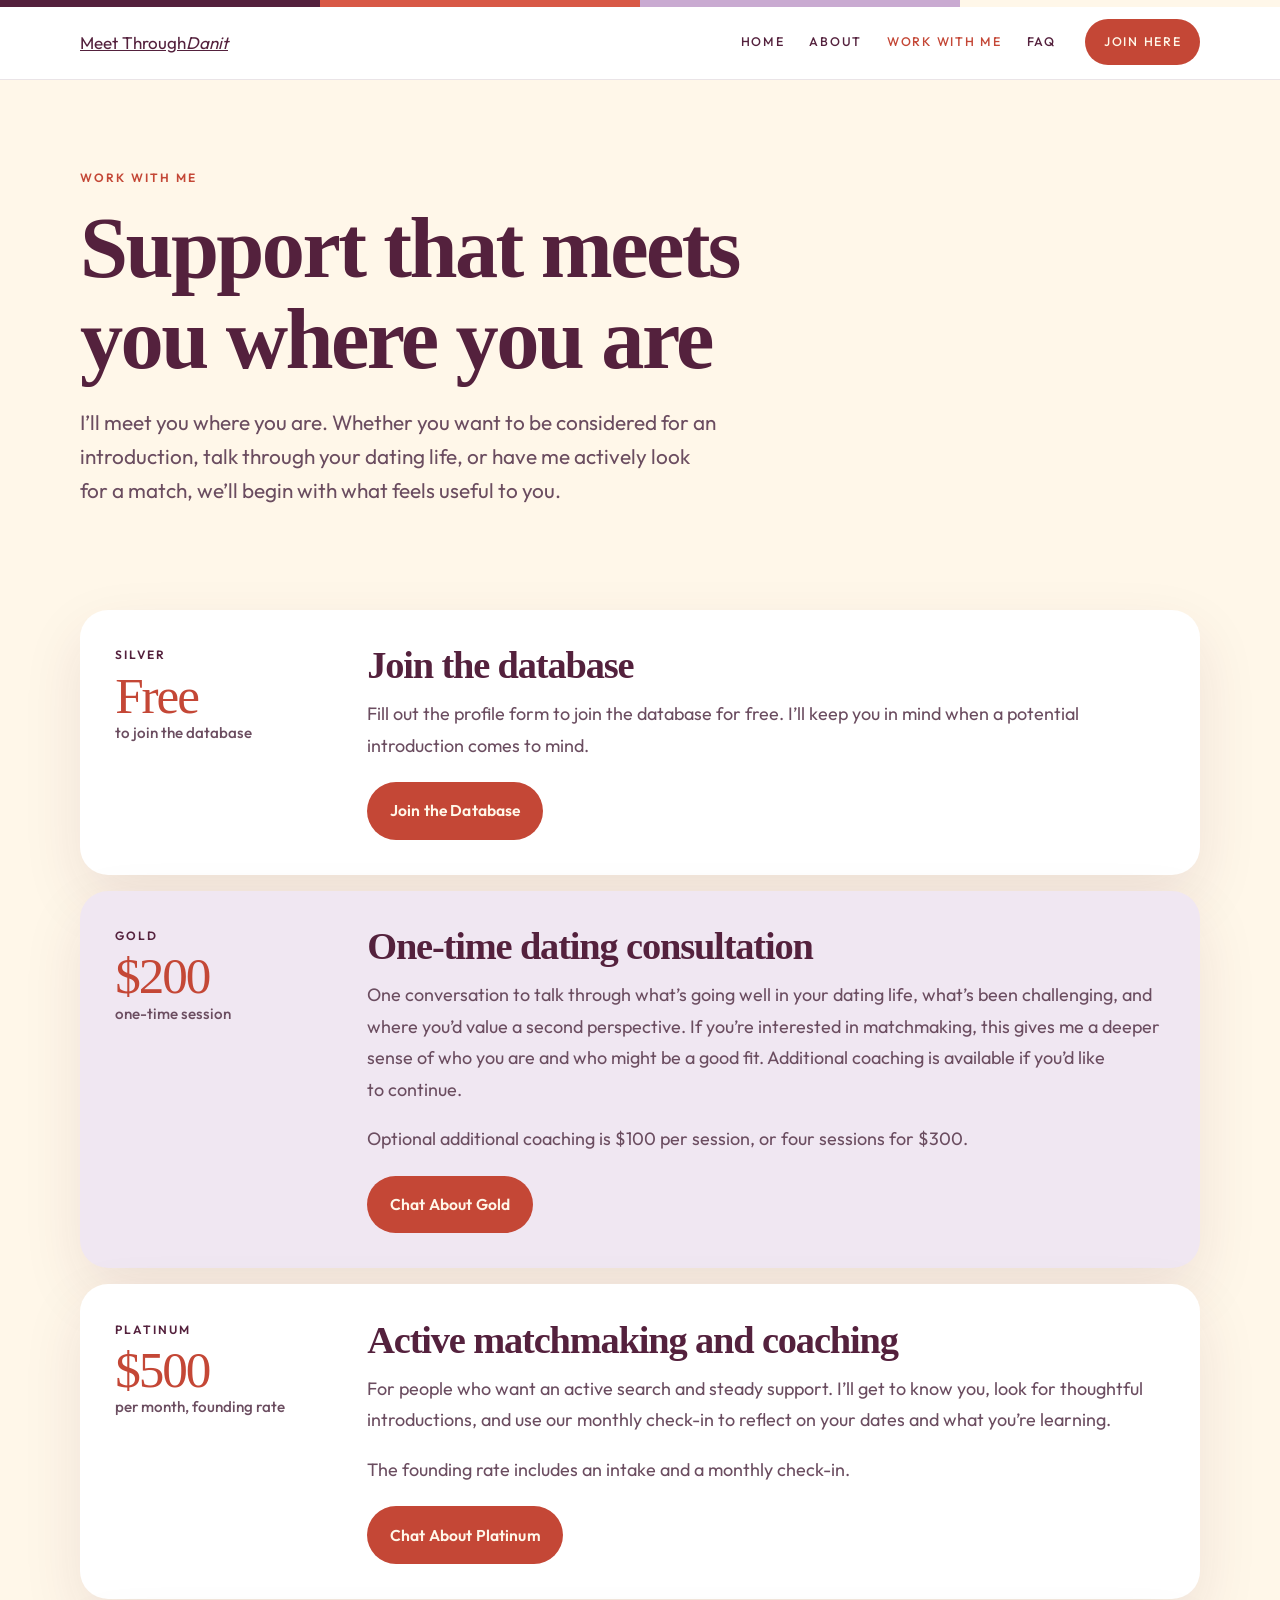
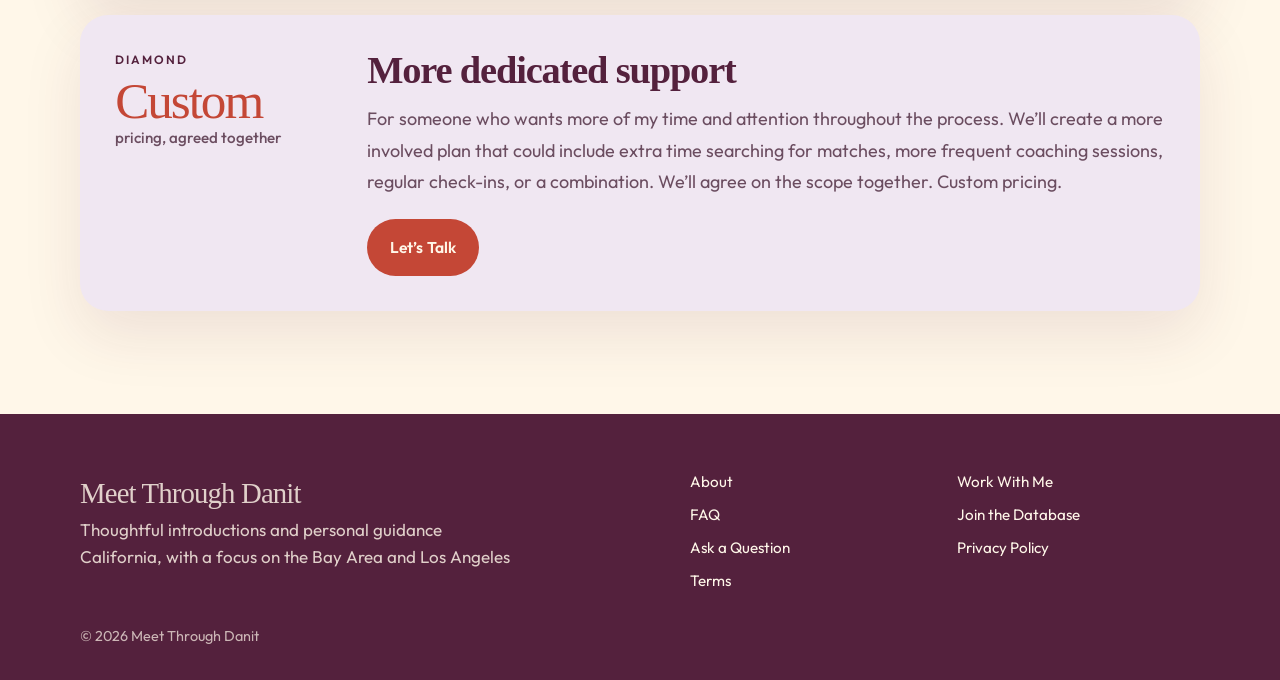
<file: work.html>
<!DOCTYPE html>
<html lang="en">
<head>
  <meta charset="utf-8">
  <meta name="viewport" content="width=device-width, initial-scale=1">
  <title>Work With Me — Meet Through Danit</title>
  <meta name="description" content="Join the free database, book a dating consultation, or work with Danit on an active search. Support that meets you where you are.">
  <meta name="theme-color" content="#7E52E8">
  <link rel="icon" href="favicon.svg" type="image/svg+xml">
  <link rel="preconnect" href="https://fonts.googleapis.com">
  <link rel="preconnect" href="https://fonts.gstatic.com" crossorigin>
  <link href="https://fonts.googleapis.com/css2?family=Fraunces:ital,opsz,wght@0,9..144,500;0,9..144,600;1,9..144,500;1,9..144,600&family=Outfit:wght@300;400;500;600&display=swap" rel="stylesheet">
  <link rel="stylesheet" href="css/styles.css">
</head>
<body>
  <a class="skip-link" href="#main">Skip to content</a>
  <div class="brand-bar" aria-hidden="true"></div>
  <header class="site-header">
    <div class="wrap header-inner">
      <a class="logo" href="index.html">Meet Through <em>Danit</em></a>
      <button class="nav-toggle" type="button" aria-expanded="false" aria-controls="site-nav" aria-label="Menu">
        <span></span>
      </button>
      <nav id="site-nav" class="site-nav" aria-label="Primary">
        <a href="index.html">Home</a>
        <a href="about.html">About</a>
        <a href="work.html" aria-current="page">Work With Me</a>
        <a href="faq.html">FAQ</a>
        <a class="nav-cta" href="join.html">Join Here</a>
      </nav>
    </div>
  </header>

  <main id="main">
    <section class="page-hero">
      <div class="wrap">
        <p class="kicker">Work With Me</p>
        <h1>Support that meets you where you are</h1>
        <p class="lede">I’ll meet you where you are. Whether you want to be considered for an introduction, talk through your dating life, or have me actively look for a match, we’ll begin with what feels useful to you.</p>
      </div>
    </section>

    <section class="section">
      <div class="wrap tier-list">
        <article class="tier" id="silver">
          <div>
            <p class="tier-kicker">Silver</p>
            <p class="price">Free <span>to join the database</span></p>
          </div>
          <div>
            <h2>Join the database</h2>
            <div class="prose">
              <p>Fill out the profile form to join the database for free. I’ll keep you in mind when a potential introduction comes to mind.</p>
            </div>
            <a class="btn" href="https://airtable.com/appZC34FWLhTvPwVi/pag2e944d42wKajmj/form" target="_blank" rel="noopener noreferrer">Join the Database</a>
          </div>
        </article>

        <article class="tier" id="gold">
          <div>
            <p class="tier-kicker">Gold</p>
            <p class="price">$200 <span>one-time session</span></p>
          </div>
          <div>
            <h2>One-time dating consultation</h2>
            <div class="prose">
              <p>One conversation to talk through what’s going well in your dating life, what’s been challenging, and where you’d value a second perspective. If you’re interested in matchmaking, this gives me a deeper sense of who you are and who might be a good fit. Additional coaching is available if you’d like to continue.</p>
              <p>Optional additional coaching is $100 per session, or four sessions for $300.</p>
            </div>
            <a class="btn" href="ask.html?interest=gold">Chat About Gold</a>
          </div>
        </article>

        <article class="tier" id="platinum">
          <div>
            <p class="tier-kicker">Platinum</p>
            <p class="price">$500 <span>per month, founding rate</span></p>
          </div>
          <div>
            <h2>Active matchmaking and coaching</h2>
            <div class="prose">
              <p>For people who want an active search and steady support. I’ll get to know you, look for thoughtful introductions, and use our monthly check-in to reflect on your dates and what you’re learning.</p>
              <p>The founding rate includes an intake and a monthly check-in.</p>
            </div>
            <a class="btn" href="ask.html?interest=platinum">Chat About Platinum</a>
          </div>
        </article>

        <article class="tier" id="diamond">
          <div>
            <p class="tier-kicker">Diamond</p>
            <p class="price">Custom <span>pricing, agreed together</span></p>
          </div>
          <div>
            <h2>More dedicated support</h2>
            <div class="prose">
              <p>For someone who wants more of my time and attention throughout the process. We’ll create a more involved plan that could include extra time searching for matches, more frequent coaching sessions, regular check-ins, or a combination. We’ll agree on the scope together. Custom pricing.</p>
            </div>
            <a class="btn" href="ask.html?interest=diamond">Let’s Talk</a>
          </div>
        </article>
      </div>
    </section>
  </main>

  <footer class="site-footer">
    <div class="wrap footer-grid">
      <div>
        <p class="footer-name">Meet Through Danit</p>
        <p>Thoughtful introductions and personal guidance</p>
        <p>California, with a focus on the Bay Area and Los Angeles</p>
      </div>
      <nav class="footer-nav" aria-label="Footer">
        <a href="about.html">About</a>
        <a href="work.html">Work With Me</a>
        <a href="faq.html">FAQ</a>
        <a href="https://airtable.com/appZC34FWLhTvPwVi/pag2e944d42wKajmj/form" target="_blank" rel="noopener noreferrer">Join the Database</a>
        <a href="ask.html">Ask a Question</a>
        <a href="privacy.html">Privacy Policy</a>
        <a href="terms.html">Terms</a>
      </nav>
    </div>
    <div class="wrap">
      <p class="footer-copy">© <span id="year"></span> Meet Through Danit</p>
    </div>
  </footer>
  <script src="js/main.js" defer></script>
</body>
</html>
</file>
<file: css/styles.css>
:root {
  --plum: #54213d;
  --coral: #d85946;
  --coral-deep: #c44736;
  --lavender: #c9aad1;
  --cream: #fff7e9;
  --white: #ffffff;
  --ink: var(--plum);
  --muted: #6b4d60;
  --line: rgba(84, 33, 61, 0.12);
  --serif: "Newsreader", "Iowan Old Style", Palatino, Georgia, serif;
  --sans: "Outfit", "Avenir Next", "Segoe UI", sans-serif;
  --header: 7.25rem;
  --shadow: 0 24px 60px rgba(84, 33, 61, 0.1);
}

*,
*::before,
*::after {
  box-sizing: border-box;
}

html {
  scroll-behavior: smooth;
}

body {
  margin: 0;
  background: var(--cream);
  color: var(--ink);
  font-family: var(--sans);
  font-size: 1.0625rem;
  line-height: 1.6;
  font-weight: 400;
}

body.nav-open {
  overflow: hidden;
}

img {
  max-width: 100%;
}

a {
  color: inherit;
}

button,
input,
textarea,
select {
  font: inherit;
}

h1,
h2,
h3,
p {
  text-wrap: pretty;
}

h1,
h2,
h3 {
  font-family: var(--serif);
  font-weight: 560;
  letter-spacing: -0.03em;
  line-height: 1.05;
  margin: 0;
}

p {
  margin: 0;
}

.skip-link {
  position: absolute;
  left: 1rem;
  top: -4rem;
  z-index: 20;
  background: var(--white);
  color: var(--ink);
  padding: 0.6rem 1rem;
  border-radius: 999px;
}

.skip-link:focus {
  top: 1rem;
}

.wrap {
  width: min(1120px, calc(100% - 2.5rem));
  margin-inline: auto;
}

.wrap-narrow {
  width: min(740px, calc(100% - 2.5rem));
  margin-inline: auto;
}

.brand-bar {
  height: 7px;
  background: linear-gradient(
    90deg,
    var(--plum) 0 25%,
    var(--coral) 25% 50%,
    var(--lavender) 50% 75%,
    var(--cream) 75% 100%
  );
}

.site-header {
  position: sticky;
  top: 0;
  z-index: 30;
  background: var(--white);
  border-bottom: 1px solid var(--line);
}

.header-inner {
  display: flex;
  flex-direction: row;
  align-items: center;
  justify-content: space-between;
  gap: 1rem;
  min-height: 4.5rem;
  padding: 0.85rem 0;
}

.logo,
.footer-brand {
  display: inline-flex;
  align-items: center;
  flex-shrink: 0;
}

.logo img {
  display: block;
  width: 8.5rem;
  height: auto;
}

.footer-brand img {
  display: block;
  width: min(11rem, 55vw);
  height: auto;
}

.nav-toggle {
  width: 2.75rem;
  height: 2.75rem;
  border: 1px solid var(--line);
  border-radius: 999px;
  background: var(--cream);
  display: inline-flex;
  flex-direction: column;
  justify-content: center;
  align-items: center;
  gap: 5px;
  cursor: pointer;
}

.nav-toggle span,
.nav-toggle span::before,
.nav-toggle span::after {
  display: block;
  width: 1rem;
  height: 1.5px;
  background: var(--ink);
  border-radius: 99px;
  position: relative;
}

.nav-toggle span::before,
.nav-toggle span::after {
  content: "";
  position: absolute;
  left: 0;
}

.nav-toggle span::before {
  top: -5px;
}

.nav-toggle span::after {
  top: 5px;
}

.site-nav {
  display: none;
  position: absolute;
  left: 0;
  right: 0;
  top: 100%;
  background: var(--white);
  border-bottom: 1px solid var(--line);
  padding: 0.5rem 1.25rem 1.25rem;
  flex-direction: column;
  gap: 0.25rem;
}

.site-nav.is-open {
  display: flex;
}

.site-nav a {
  text-decoration: none;
  text-transform: uppercase;
  letter-spacing: 0.14em;
  font-size: 0.78rem;
  font-weight: 500;
  color: var(--plum);
  padding: 0.85rem 0.2rem;
}

.site-nav a[aria-current="page"] {
  color: var(--coral-deep);
}

.nav-cta {
  margin-top: 0.4rem;
  align-self: flex-start;
  background: var(--coral-deep);
  color: var(--cream) !important;
  border-radius: 999px;
  padding: 0.8rem 1.15rem !important;
}

.nav-cta:hover {
  background: var(--coral-deep);
}

.hero {
  display: grid;
  grid-template-columns: 1fr;
  min-height: calc(100svh - 5.2rem);
  background: var(--plum);
  color: var(--cream);
  text-align: left;
}

.hero-copy {
  background: radial-gradient(520px 390px at 0% 0%, rgba(201, 170, 209, .18), transparent 72%);
  display: flex;
  flex-direction: column;
  justify-content: center;
  padding: clamp(2.75rem, 6vw, 5rem) clamp(1.25rem, 4vw, 4.5rem);
}

.hero-photo {
  min-height: 32rem;
  background: var(--lavender);
  border-top: 6px solid var(--lavender);
}

.hero-photo img {
  display: block;
  width: 100%;
  height: 100%;
  object-fit: cover;
  object-position: center 62%;
}

.kicker {
  margin: 0 0 1rem;
  text-transform: uppercase;
  letter-spacing: 0.18em;
  font-size: 0.75rem;
  font-weight: 600;
  color: var(--coral-deep);
}

.hero .kicker {
  color: var(--lavender);
}

h1 {
  font-size: clamp(3.1rem, 8vw, 6.4rem);
  color: var(--ink);
}

.hero h1 {
  color: var(--cream);
  font-weight: 560;
  font-size: clamp(2.8rem, 4.6vw, 5.1rem);
  max-width: 11ch;
}

.rule {
  width: 3.25rem;
  height: 3px;
  border: 0;
  margin: 1.5rem 0;
  background: var(--lavender);
}

.lede {
  max-width: 40rem;
  margin: 0 auto;
  font-size: clamp(1.05rem, 2vw, 1.3rem);
  line-height: 1.65;
  color: var(--muted);
}

.hero .lede {
  margin: 0;
  color: var(--cream);
  max-width: 36rem;
}

.hero .actions {
  justify-content: flex-start;
}

.actions {
  display: flex;
  flex-wrap: wrap;
  justify-content: center;
  gap: 0.75rem;
  margin-top: 2rem;
}

.btn {
  display: inline-flex;
  align-items: center;
  justify-content: center;
  text-decoration: none;
  border: 1.5px solid transparent;
  background: var(--coral-deep);
  color: var(--cream);
  border-radius: 999px;
  padding: 0.95rem 1.35rem;
  font-size: 0.98rem;
  font-weight: 600;
  letter-spacing: 0.01em;
  cursor: pointer;
  transition: background 0.15s ease, color 0.15s ease, border-color 0.15s ease, transform 0.15s ease;
}

.btn:hover {
  background: var(--coral-deep);
}

.btn:disabled {
  opacity: 0.65;
  cursor: wait;
}

.actions-start {
  justify-content: flex-start;
}

.section-follow {
  padding-top: 0;
}

.optional {
  font-weight: 400;
  color: var(--muted);
}

.btn-ghost {
  background: transparent;
  color: var(--cream);
  border-color: rgba(255, 247, 233, 0.7);
}

.btn-ghost:hover {
  background: var(--cream);
  color: var(--plum);
  border-color: var(--cream);
}

.btn-outline {
  background: transparent;
  color: var(--plum);
  border-color: var(--plum);
}

.btn-outline:hover {
  background: var(--plum);
  color: var(--cream);
}

.section {
  padding: clamp(4.5rem, 8vw, 7rem) 0;
}

.section h2 {
  font-size: clamp(2.2rem, 4vw, 3.5rem);
  margin-bottom: 1.25rem;
}

.corner {
  width: min(980px, calc(100% - 2.5rem));
  display: grid;
  grid-template-columns: 7.5rem 1fr;
  gap: 1.25rem 1.75rem;
  align-items: start;
}

.corner-photo {
  width: 100%;
  height: auto;
  display: block;
  border-radius: 18px;
}

.prose {
  display: grid;
  gap: 1.15rem;
  color: var(--muted);
  font-size: 1.125rem;
  line-height: 1.75;
}

.prose strong {
  color: var(--ink);
  font-weight: 600;
}

.band {
  background: color-mix(in srgb, var(--lavender) 48%, var(--cream));
}

.band-violet {
  background:
    radial-gradient(700px 320px at 100% 0%, rgba(201, 170, 209, 0.28), transparent 60%),
    var(--plum);
  color: var(--cream);
}

.band-violet h2,
.band-violet .lede {
  color: var(--cream);
}

.path-grid {
  display: grid;
  gap: 1rem;
  margin-top: 2rem;
}

.path-card {
  display: flex;
  flex-direction: column;
  gap: 0.8rem;
  min-height: 100%;
  text-decoration: none;
  background: var(--white);
  border-radius: 22px;
  padding: 1.5rem 1.4rem 1.35rem;
  box-shadow: var(--shadow);
  border: 1px solid transparent;
}

.path-card:hover {
  border-color: var(--coral);
}

.path-index {
  font-size: 0.75rem;
  letter-spacing: 0.16em;
  text-transform: uppercase;
  color: var(--coral-deep);
  font-weight: 600;
}

.path-card h3 {
  font-size: 1.7rem;
  color: var(--ink);
}

.path-card p {
  color: var(--muted);
  line-height: 1.6;
}

.path-more {
  margin-top: auto;
  padding-top: 0.5rem;
  color: var(--plum);
  font-weight: 600;
  font-size: 0.92rem;
}

.center-copy {
  text-align: center;
}

.center-copy .lede,
.center-copy .prose {
  margin-inline: auto;
}

.who-location {
  margin-top: 1.5rem;
}

.page-hero {
  padding: clamp(3.5rem, 7vw, 5.5rem) 0 0;
}

.page-hero h1 {
  font-size: clamp(3rem, 7vw, 5.4rem);
  max-width: 16ch;
}

.page-hero .lede {
  margin: 1.25rem 0 0;
}

.about-hero-inner {
  display: grid;
  gap: 2rem;
  align-items: center;
  max-width: 980px;
}

.about-portrait-cluster {
  position: relative;
  width: min(100%, 400px);
  aspect-ratio: 1 / 1;
}

.about-portrait {
  position: absolute;
  aspect-ratio: 1 / 1;
  margin: 0;
  overflow: hidden;
  border-radius: 50%;
}

.about-portrait-main {
  top: 0;
  left: 0;
  width: 80%;
}

.about-portrait-small {
  right: 0;
  bottom: 0;
  width: 46%;
  border: 6px solid var(--cream);
}

.about-portrait img {
  display: block;
  width: 100%;
  height: 100%;
  object-fit: cover;
}

.about-portrait-small img {
  object-position: 50% 42%;
}

@media (min-width: 700px) {
  .about-hero-inner {
    grid-template-columns: minmax(0, 1fr) minmax(300px, 400px);
    gap: clamp(2rem, 5vw, 4rem);
  }
}

.story {
  display: grid;
  gap: 1.2rem;
}

.personal-wrap {
  width: min(980px, calc(100% - 2.5rem));
}

.personal {
  background: var(--white);
  border-radius: 28px;
  padding: clamp(1.5rem, 4vw, 2.75rem);
  box-shadow: var(--shadow);
}

.personal-split {
  display: grid;
  gap: 1.5rem;
  align-items: center;
}

.personal-photo {
  margin: 0;
}

.personal-photo img {
  display: block;
  width: 100%;
  height: auto;
  border-radius: 18px;
}

.personal h2 {
  margin-bottom: 1rem;
}

.tier-list {
  display: grid;
  gap: 1rem;
}

.tier {
  display: grid;
  gap: 1rem;
  background: var(--white);
  border-radius: 28px;
  padding: clamp(1.4rem, 3vw, 2.2rem);
  box-shadow: var(--shadow);
  scroll-margin-top: 8.5rem;
}

.tier:nth-child(even) {
  background: color-mix(in srgb, var(--lavender) 28%, white);
}

.tier-kicker {
  text-transform: uppercase;
  letter-spacing: 0.16em;
  font-size: 0.75rem;
  font-weight: 600;
  color: var(--plum);
  margin-bottom: 0.45rem;
}

.price {
  font-family: var(--serif);
  font-size: clamp(2.4rem, 4vw, 3.3rem);
  letter-spacing: -0.04em;
  color: var(--coral-deep);
  line-height: 0.95;
}

.price span {
  display: block;
  margin-top: 0.35rem;
  font-family: var(--sans);
  font-size: 0.95rem;
  letter-spacing: 0;
  font-weight: 500;
  color: var(--muted);
}

.tier h2,
.tier h3 {
  font-size: clamp(2rem, 3vw, 2.7rem);
  margin-bottom: 0.8rem;
}

.tier .prose {
  margin-bottom: 1.3rem;
}

.faq-list {
  display: grid;
  margin-top: 1rem;
}

.faq-item {
  padding: 1.5rem 0;
  border-top: 1px solid var(--line);
}

.faq-item:last-child {
  border-bottom: 1px solid var(--line);
}

.faq-item h2 {
  font-size: clamp(1.55rem, 2.5vw, 2rem);
  margin-bottom: 0.7rem;
}

.faq-cta {
  display: flex;
  flex-wrap: wrap;
  gap: 0.75rem;
  margin-top: 1.5rem;
}

.form-card,
.success {
  background: var(--white);
  border-radius: 28px;
  padding: clamp(1.4rem, 3vw, 2.4rem);
  box-shadow: var(--shadow);
}

.form-grid {
  display: grid;
  gap: 1rem;
}

.field-row {
  display: grid;
  gap: 1rem;
}

.field {
  display: grid;
  gap: 0.4rem;
}

.field span,
.fieldset-label {
  font-size: 0.92rem;
  font-weight: 600;
  color: var(--ink);
}

fieldset {
  border: 0;
  margin: 0;
  padding: 0;
  min-inline-size: 0;
}

legend {
  padding: 0;
}

input,
textarea,
select {
  width: 100%;
  border: 1.5px solid rgba(84, 33, 61, 0.16);
  background: var(--cream);
  color: var(--ink);
  border-radius: 14px;
  padding: 0.9rem 1rem;
  outline: none;
}

textarea {
  min-height: 9rem;
  resize: vertical;
}

input:focus,
textarea:focus,
select:focus {
  border-color: var(--plum);
  box-shadow: 0 0 0 4px rgba(84, 33, 61, 0.16);
  background: var(--white);
}

input[aria-invalid="true"],
textarea[aria-invalid="true"],
select[aria-invalid="true"] {
  border-color: var(--coral);
}

.field-error {
  color: var(--coral-deep);
  font-size: 0.9rem;
}

.checks {
  display: grid;
  gap: 0.6rem;
}

.check {
  display: flex;
  gap: 0.75rem;
  align-items: flex-start;
  padding: 0.85rem 1rem;
  border-radius: 14px;
  border: 1.5px solid rgba(84, 33, 61, 0.14);
  background: var(--cream);
  cursor: pointer;
}

.check input {
  width: 1.05rem;
  height: 1.05rem;
  margin-top: 0.2rem;
  accent-color: var(--plum);
}

.check:has(input:checked) {
  border-color: var(--plum);
  background: color-mix(in srgb, var(--plum) 8%, white);
}

.form-note {
  color: var(--muted);
  font-size: 0.95rem;
}

.form-note a {
  color: var(--plum);
}

.hp {
  position: absolute;
  left: -9999px;
  width: 1px;
  height: 1px;
  overflow: hidden;
}

.success {
  outline: none;
}

.success h2 {
  font-size: clamp(2.2rem, 4vw, 3.2rem);
  margin: 0.4rem 0 0.8rem;
}

.legal {
  display: grid;
  gap: 1.5rem;
}

.legal h2 {
  font-size: 1.7rem;
  margin-bottom: 0.45rem;
}

.site-footer {
  background: var(--plum);
  color: var(--cream);
  padding: 3.5rem 0 2rem;
}

.footer-grid {
  display: grid;
  gap: 1.5rem;
}

.footer-name {
  font-family: var(--serif);
  font-size: 1.8rem;
  letter-spacing: -0.03em;
}

.footer-grid p {
  color: rgba(255, 247, 233, 0.82);
}

.footer-nav {
  display: flex;
  flex-wrap: wrap;
  gap: 0.75rem 1.1rem;
}

.footer-nav a {
  color: var(--cream);
  text-decoration: none;
  font-size: 0.95rem;
}

.footer-nav a:hover {
  color: var(--lavender);
}

.footer-copy {
  margin-top: 2rem;
  font-size: 0.9rem;
  color: rgba(255, 247, 233, 0.7);
}

:focus-visible {
  outline: 3px solid var(--coral);
  outline-offset: 3px;
}

@media (min-width: 800px) {
  .corner {
    grid-template-columns: 10.5rem 1fr;
    gap: 2.5rem;
  }

  .personal-split {
    grid-template-columns: minmax(240px, 0.72fr) 1.15fr;
    gap: 2.25rem;
  }

  .hero {
    grid-template-columns: minmax(0, 1fr) minmax(380px, 46vw);
    min-height: calc(100svh - 8.25rem);
  }

  .hero-photo {
    min-height: 0;
    border-top: 0;
    border-left: 6px solid var(--lavender);
  }

  .header-inner {
    flex-direction: row;
    justify-content: space-between;
    padding: 0.65rem 0;
  }

  .nav-toggle {
    display: none;
  }

  .site-nav {
    display: flex;
    position: static;
    flex-direction: row;
    align-items: center;
    justify-content: flex-end;
    gap: clamp(0.75rem, 1.7vw, 1.35rem);
    border: 0;
    background: transparent;
    padding: 0 0 0.15rem;
  }

  .site-nav a {
    padding: 0.35rem 0.1rem;
  }

  .nav-cta {
    margin-top: 0;
    margin-left: 0.4rem;
  }

  .path-grid {
    grid-template-columns: repeat(3, 1fr);
  }

  .tier {
    grid-template-columns: 220px 1fr;
    gap: 2rem;
    align-items: start;
  }

  .field-row {
    grid-template-columns: 1fr 1fr;
  }

  .footer-grid {
    grid-template-columns: 1.15fr 1fr;
    align-items: start;
  }

  .footer-nav {
    display: grid;
    grid-template-columns: 1fr 1fr;
    gap: 0.55rem 1.5rem;
  }
}

@media (prefers-reduced-motion: reduce) {
  html {
    scroll-behavior: auto;
  }

  .btn {
    transition: none;
  }
}

.hero .btn-outline { color: var(--cream); border-color: var(--lavender); }
.hero .btn-outline:hover { background: var(--lavender); color: var(--plum); }
.testimonials-intro { background: var(--cream); }
.testimonials-page-hero { background: radial-gradient(640px 330px at 0% 0%, rgba(201,170,209,.18), transparent 75%), var(--plum); color: var(--cream); padding: clamp(3.5rem,7vw,5.5rem) 0; }
.testimonials-page-hero h1, .testimonials-page-hero .lede { color: var(--cream); }
.testimonials-page-hero .kicker { color: var(--lavender); }
.testimonials-page-hero .lede { margin: 1.25rem 0 0; }
.testimonials-empty { min-height: 24rem; }

.offerings-section { padding-bottom: 2rem; }
.offerings-second { padding-top: 2.5rem; padding-bottom: clamp(4.5rem, 8vw, 7rem); }
.offerings-heading { margin-bottom: 1.5rem !important; }

.testimonial-card {
  margin: 0;
  padding: clamp(1.75rem, 5vw, 3rem);
  background: var(--white);
  border-radius: 28px;
  border-top: 5px solid var(--lavender);
  box-shadow: var(--shadow);
}
.testimonial-card blockquote, .testimonial-preview { margin: 0; }
.testimonial-card blockquote p, .testimonial-preview p {
  font-family: var(--serif);
  font-size: clamp(1.45rem, 2.6vw, 2rem);
  line-height: 1.35;
  letter-spacing: -0.02em;
  color: var(--plum);
}
.testimonial-card figcaption, .testimonial-preview footer {
  margin-top: 1.25rem;
  color: var(--muted);
  font-size: 0.95rem;
  font-weight: 500;
}
.testimonial-preview {
  max-width: 42rem;
  margin: 1.5rem auto 0;
}

.hero-audience { margin-top: 1.25rem; color: var(--lavender); font-weight: 500; }
</file>
<file: css/testimonials.css>
.testimonial-card blockquote p {
  font-size: clamp(1.0625rem, 1.4vw, 1.2rem);
  line-height: 1.55;
  letter-spacing: -0.01em;
}

.testimonial-hint {
  color: var(--muted);
  font-size: 0.9rem;
}

.testimonial-carousel {
  position: relative;
  display: grid;
  grid-auto-flow: column;
  grid-auto-columns: 100%;
  align-items: start;
  gap: 1.25rem;
  overflow-x: auto;
  scroll-snap-type: x mandatory;
  scrollbar-width: none;
  width: 100%;
  min-width: 0;
  padding: 1.5rem 0 1.25rem;
}

.testimonial-carousel .testimonial-card {
  scroll-snap-align: start;
  padding: clamp(1.25rem, 2.5vw, 2rem);
  border-radius: 22px;
  box-shadow: 0 8px 18px rgba(84, 33, 61, 0.08);
  text-align: left;
}

.testimonials-list .testimonial-card + .testimonial-card {
  margin-top: 1.25rem;
}

.who-section {
  padding-bottom: clamp(1.5rem, 3vw, 2.5rem);
}

.testimonials-intro {
  padding-top: clamp(1.5rem, 3vw, 2.5rem);
}

.testimonials-page-hero h1 {
  font-size: clamp(2.5rem, 4vw, 3.5rem);
}

.testimonial-carousel::-webkit-scrollbar {
  display: none;
}

.testimonial-slider {
  display: grid;
  grid-template-columns: 44px minmax(0, 1fr) 44px;
  align-items: center;
  gap: clamp(0.25rem, 1.5vw, 1rem);
  max-width: 54rem;
  margin-inline: auto;
}

.testimonial-arrow {
  display: inline-flex;
  align-items: center;
  justify-content: center;
  width: 44px;
  height: 44px;
  padding: 0;
  border: 1px solid var(--plum);
  border-radius: 50%;
  color: var(--plum);
  background: var(--white);
  font-size: 1.4rem;
  cursor: pointer;
}

.testimonial-arrow:hover {
  background: var(--lavender);
}

.testimonial-arrow[hidden] {
  visibility: hidden;
}

/* Home page carousel: the lavender top edge doubles as a progress bar
   that fills before the next testimonial slides in. */
.testimonial-carousel .testimonial-card {
  position: relative;
  overflow: hidden;
  border-top: 0;
  padding-top: calc(clamp(1.25rem, 2.5vw, 2rem) + 5px);
}

.testimonial-carousel .testimonial-card::before {
  content: "";
  position: absolute;
  inset: 0 0 auto;
  height: 5px;
  background: var(--lavender);
}

.testimonial-progress {
  position: absolute;
  inset: 0 0 auto;
  height: 5px;
  background: var(--plum);
  transform: scaleX(0);
  transform-origin: left center;
}
</file>
<file: css/database.css>
.database-invitation {
  margin-top: clamp(2rem, 5vw, 3.5rem);
  padding: clamp(2rem, 4vw, 3rem) 0;
  background: color-mix(in srgb, var(--lavender) 48%, var(--cream));
  scroll-margin-top: calc(var(--header) + 1rem);
}
.database-invitation-inner { max-width: 52rem; }
.database-invitation h2 {
  font-size: clamp(2rem, 4vw, 3rem);
  margin-bottom: 1rem;
}
.database-copy { font-size: 1.125rem; line-height: 1.65; margin-bottom: 1.5rem; }
.database-reassurance { margin-top: 0.75rem; font-size: 0.95rem; color: var(--muted); }
.database-hero-note { margin-top: 0.75rem; font-size: 0.95rem; color: var(--cream); }
</file>
<file: css/about.css>
.about-intro {
  margin-top: 1.25rem;
}

.about-story {
  padding-top: clamp(1.75rem, 3vw, 2.5rem);
  padding-bottom: clamp(1.75rem, 3vw, 2.5rem);
}

.about-portrait-small img {
  object-position: 50% 20%;
}

@media (max-width: 699px) {
  .about-portrait-cluster {
    justify-self: center;
    width: min(100%, 340px);
  }
}

.about-story + .section-follow {
  padding-top: 0;
}

.about-story > .wrap {
  width: min(980px, calc(100% - 2.5rem));
}
</file>
<file: css/faq.css>
.faq-item {
  padding: 0;
}

.faq-item summary {
  display: flex;
  align-items: center;
  justify-content: space-between;
  gap: 1.25rem;
  padding: 1.25rem 0;
  cursor: pointer;
  list-style: none;
}

.faq-item summary::-webkit-details-marker {
  display: none;
}

.faq-item summary h2 {
  margin: 0;
  font-size: clamp(1.4rem, 2.5vw, 1.8rem);
  line-height: 1.2;
}

.faq-indicator {
  position: relative;
  flex: 0 0 1rem;
  width: 1rem;
  height: 1rem;
  color: var(--coral-deep);
}

.faq-indicator::before,
.faq-indicator::after {
  content: "";
  position: absolute;
  top: calc(50% - 1px);
  left: 0;
  width: 100%;
  height: 2px;
  background: currentColor;
}

.faq-indicator::after {
  transform: rotate(90deg);
}

.faq-item[open] .faq-indicator::after {
  display: none;
}

.faq-item > .prose {
  padding: 0 2.25rem 1.5rem 0;
}

.compare-list {
  list-style: none;
  margin: 0.25rem 0 1.5rem;
  padding: 0;
  max-width: 44rem;
}

.compare-list li {
  position: relative;
  padding-left: 1.6rem;
  margin-top: 0.85rem;
  color: var(--muted);
  line-height: 1.65;
}

.compare-list li::before {
  content: "";
  position: absolute;
  left: 0;
  top: 0.45em;
  width: 0.9rem;
  height: 0.9rem;
  background: var(--coral);
  -webkit-mask: url("data:image/svg+xml,%3Csvg xmlns='http://www.w3.org/2000/svg' viewBox='0 0 24 24'%3E%3Cpath d='M12 21s-7.5-4.6-9.6-9.2C.9 8.4 2.9 4.5 6.6 4.5c2.2 0 3.7 1.3 4.4 2.6h2c.7-1.3 2.2-2.6 4.4-2.6 3.7 0 5.7 3.9 4.2 7.3C19.5 16.4 12 21 12 21z'/%3E%3C/svg%3E") center / contain no-repeat;
  mask: url("data:image/svg+xml,%3Csvg xmlns='http://www.w3.org/2000/svg' viewBox='0 0 24 24'%3E%3Cpath d='M12 21s-7.5-4.6-9.6-9.2C.9 8.4 2.9 4.5 6.6 4.5c2.2 0 3.7 1.3 4.4 2.6h2c.7-1.3 2.2-2.6 4.4-2.6 3.7 0 5.7 3.9 4.2 7.3C19.5 16.4 12 21 12 21z'/%3E%3C/svg%3E") center / contain no-repeat;
}

.compare-list strong { color: var(--plum); }
.compare-list em { font-style: normal; font-weight: 600; color: var(--plum); }
</file>
<file: css/offerings.css>
/* Paid services share the same visual emphasis. */
.offerings-page .page-hero h1 {
  font-size: clamp(2.2rem, 4vw, 3.25rem);
  max-width: 23ch;
}

.offerings-page .page-hero .lede {
  font-size: clamp(1.05rem, 1.7vw, 1.15rem);
  max-width: 45rem;
}

.offerings-page .page-hero .services-coverage {
  margin-top: 0.75rem;
}

.offer-grid {
  display: grid;
  grid-template-columns: repeat(2, minmax(0, 1fr));
  gap: 2rem 1.25rem;
  align-items: stretch;
  padding-top: 0.75rem;
}

.offer {
  position: relative;
  display: flex;
  flex-direction: column;
  background: var(--white);
  border: 1px solid var(--line);
  border-radius: 24px;
  padding: 1.75rem 1.5rem;
  box-shadow: var(--shadow);
  scroll-margin-top: calc(var(--header) + 1.5rem);
}

.offer-kicker {
  font-size: 0.7rem;
  letter-spacing: 0.14em;
  text-transform: uppercase;
  color: var(--coral-deep);
  font-weight: 600;
  margin-bottom: 0.5rem;
}

.offer h2,
.offer h3 {
  font-size: 1.75rem;
  margin-bottom: 1rem;
}

.offer-price {
  font-family: var(--serif);
  font-size: 2.4rem;
  line-height: 1;
  letter-spacing: -0.03em;
  margin-bottom: 1rem;
  padding-bottom: 1rem;
  border-bottom: 1px solid var(--line);
}

.offer-price span {
  font-family: var(--sans);
  font-size: 0.88rem;
  color: var(--muted);
  letter-spacing: 0;
  margin-left: 0.3rem;
}

.offer-summary {
  font-size: 0.98rem;
  margin-bottom: 1.1rem;
}

.offer-includes {
  list-style: none;
  padding: 0;
  margin: 0 0 1.25rem;
  display: grid;
  gap: 0.45rem;
  font-size: 0.95rem;
}

.offer-includes li {
  position: relative;
  padding-left: 1.5rem;
}

.offer-includes li::before {
  content: "";
  position: absolute;
  left: 0;
  top: 0.55em;
  width: 0.7rem;
  height: 0.38rem;
  border-left: 2px solid var(--coral-deep);
  border-bottom: 2px solid var(--coral-deep);
  transform: rotate(-45deg);
}

.offer-more summary {
  display: inline-flex;
  align-items: center;
  gap: 0.35rem;
  cursor: pointer;
  list-style: none;
  color: var(--coral-deep);
  font-weight: 600;
  font-size: 0.92rem;
}

.offer-more summary::-webkit-details-marker {
  display: none;
}

.offer-more summary::after {
  content: "+";
  font-size: 1.1rem;
  line-height: 1;
}

.offer-more[open] summary::after {
  content: "\2013";
}

.offer-more p {
  margin-top: 0.6rem;
  color: var(--muted);
  font-size: 0.95rem;
}

.offer-more .heart-list {
  list-style: none;
  margin: 0.75rem 0 0;
  padding: 0;
}

.offer-more .heart-list li {
  position: relative;
  padding-left: 1.5rem;
  margin-top: 0.5rem;
  color: var(--muted);
  font-size: 0.95rem;
}

.offer-more .heart-list li::before {
  content: "";
  position: absolute;
  left: 0;
  top: 0.4em;
  width: 0.85rem;
  height: 0.85rem;
  background: var(--coral);
  -webkit-mask: url("data:image/svg+xml,%3Csvg xmlns='http://www.w3.org/2000/svg' viewBox='0 0 24 24'%3E%3Cpath d='M12 21s-7.5-4.6-9.6-9.2C.9 8.4 2.9 4.5 6.6 4.5c2.2 0 3.7 1.3 4.4 2.6h2c.7-1.3 2.2-2.6 4.4-2.6 3.7 0 5.7 3.9 4.2 7.3C19.5 16.4 12 21 12 21z'/%3E%3C/svg%3E") center / contain no-repeat;
  mask: url("data:image/svg+xml,%3Csvg xmlns='http://www.w3.org/2000/svg' viewBox='0 0 24 24'%3E%3Cpath d='M12 21s-7.5-4.6-9.6-9.2C.9 8.4 2.9 4.5 6.6 4.5c2.2 0 3.7 1.3 4.4 2.6h2c.7-1.3 2.2-2.6 4.4-2.6 3.7 0 5.7 3.9 4.2 7.3C19.5 16.4 12 21 12 21z'/%3E%3C/svg%3E") center / contain no-repeat;
}

.offer-cta {
  margin-top: auto;
  padding-top: 1.25rem;
}

.offer-cta .btn {
  width: 100%;
  text-align: center;
}

.offer-help {
  text-align: center;
  margin: 3rem auto 0;
  font-family: var(--serif);
  font-size: 1.3rem;
  font-style: italic;
}

.offer-help a {
  color: var(--coral-deep);
}

@media (max-width: 1000px) {
  .offer-grid {
    grid-template-columns: repeat(2, minmax(0, 1fr));
  }

}

@media (max-width: 680px) {
  .offer-grid {
    grid-template-columns: 1fr;
  }
}

.more-support { padding-top: 0; }
.more-support > .wrap > h2 { font-size: clamp(1.8rem, 3vw, 2.4rem); margin-bottom: 1.5rem; }
.more-support .offer { padding: 1.4rem; box-shadow: none; }
.more-support .offer h3 { font-size: 1.5rem; }
.more-support .offer-price { font-size: 2rem; }
.personalized-invitation { margin-top: 2rem; padding-top: 1.5rem; border-top: 1px solid var(--line); scroll-margin-top: calc(var(--header) + 1rem); }
.personalized-invitation h3 { font-size: 1.5rem; margin-bottom: 0.65rem; }
.personalized-invitation a { color: var(--coral-deep); }
.more-support .offer-grid > .offer:only-child { grid-column: 1 / -1; }
</file>
